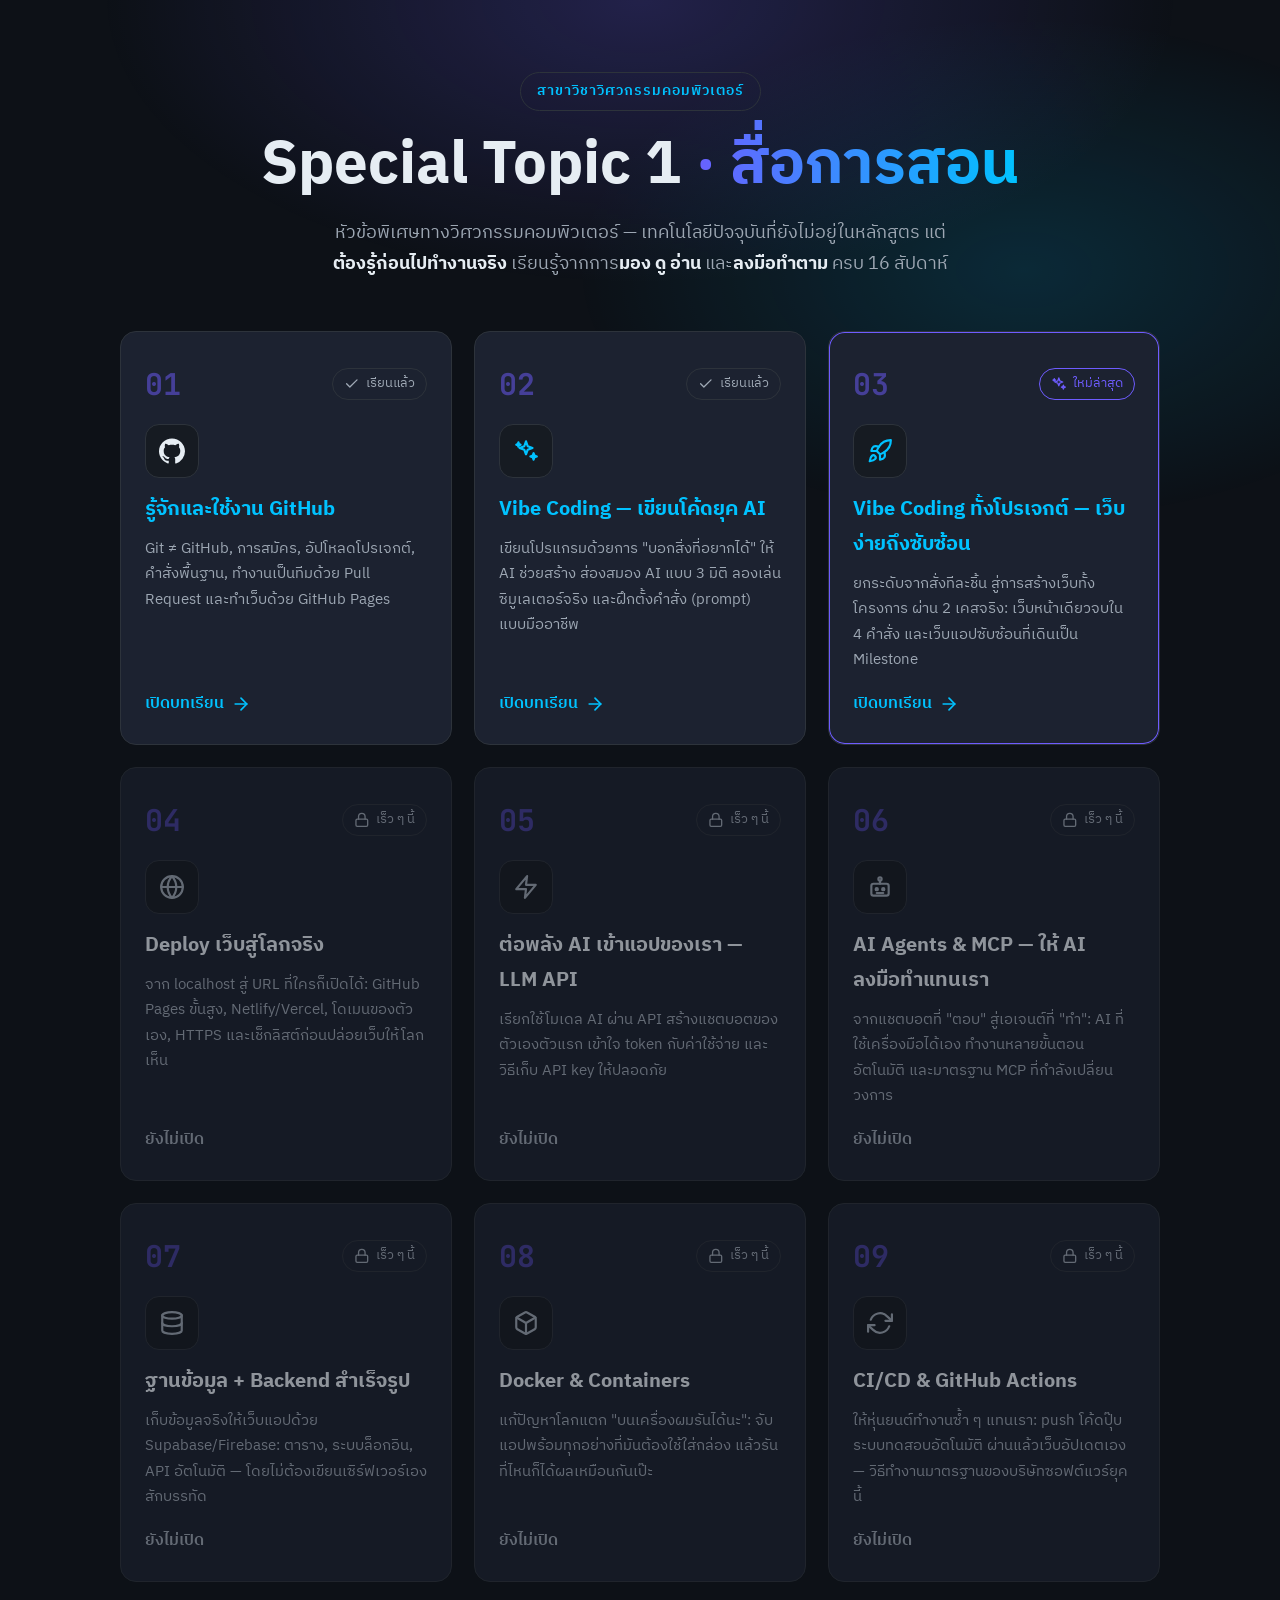
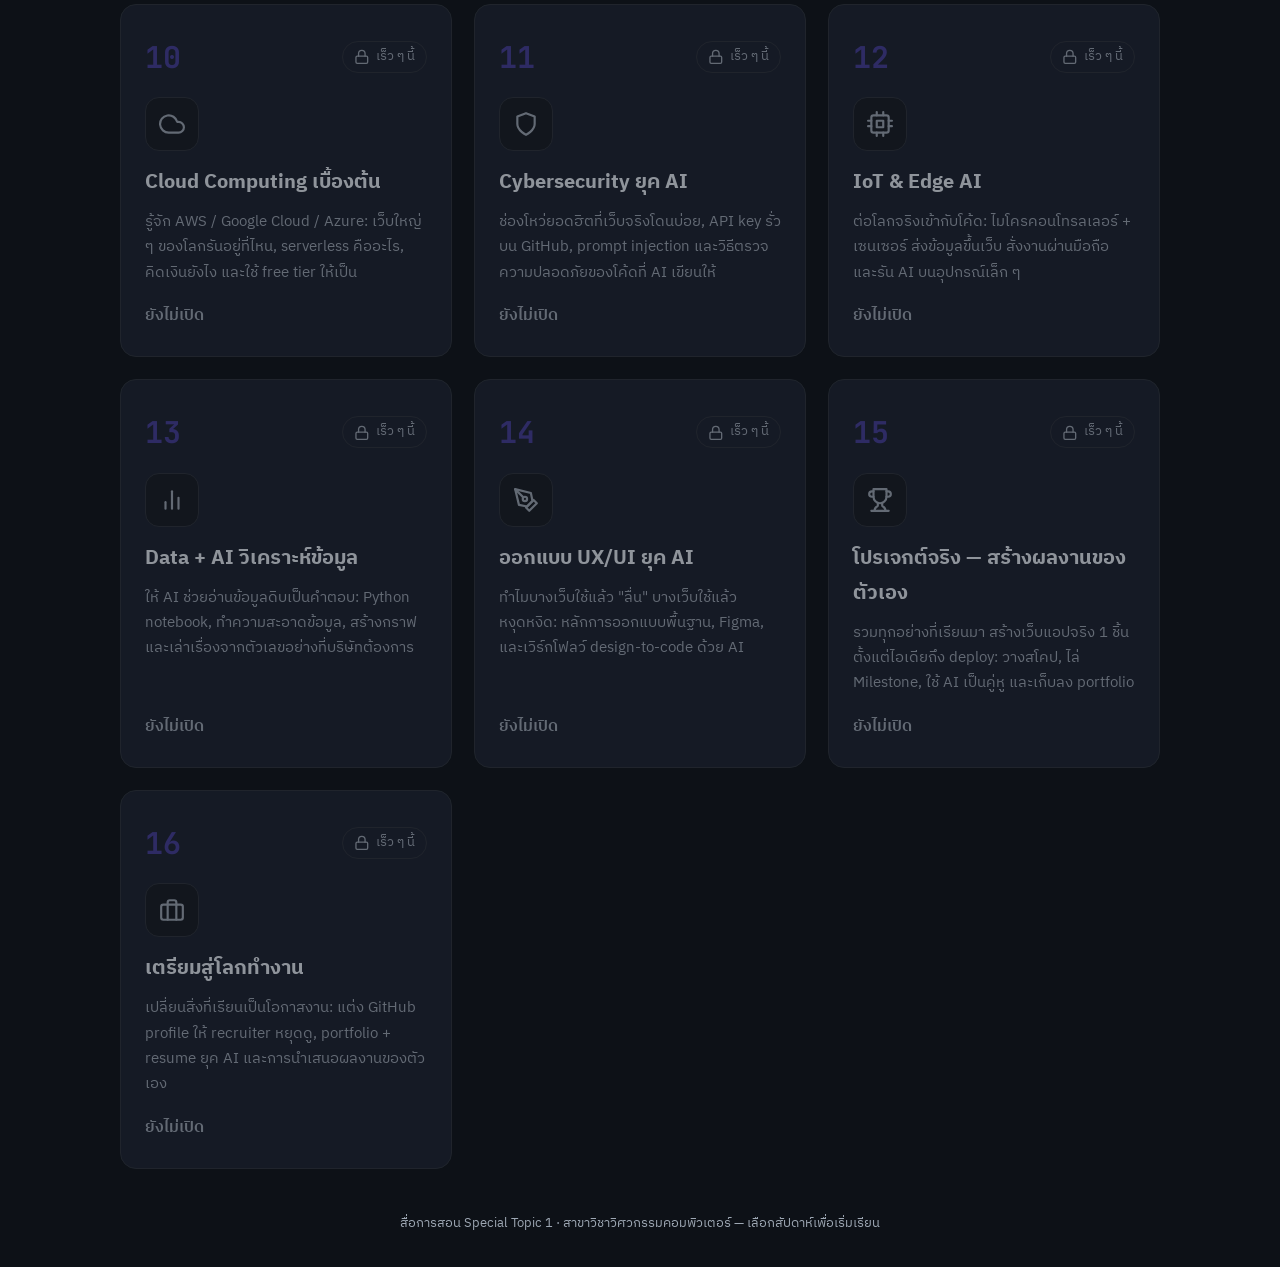
<file: index.html>
<!DOCTYPE html>
<html lang="th">
<head>
  <meta charset="UTF-8" />
  <meta name="viewport" content="width=device-width, initial-scale=1.0" />
  <title>Special Topic 1 · สื่อการสอน — วิศวกรรมคอมพิวเตอร์</title>
  <meta name="description" content="หน้ารวมสื่อการสอนรายวิชา Special Topic 1 — เทคโนโลยีปัจจุบันที่วิศวกรคอมพิวเตอร์ต้องรู้ ครบ 16 สัปดาห์" />
  <link rel="preconnect" href="https://fonts.googleapis.com" />
  <link rel="preconnect" href="https://fonts.gstatic.com" crossorigin />
  <link href="https://fonts.googleapis.com/css2?family=IBM+Plex+Sans+Thai:wght@400;500;600;700&family=JetBrains+Mono:wght@400;500&display=swap" rel="stylesheet" />
  <link rel="stylesheet" href="style.css?v=5" />
</head>
<body class="hub-body">

  <svg width="0" height="0" style="position:absolute" aria-hidden="true">
    <defs>
      <symbol id="i-github" viewBox="0 0 24 24"><path fill="currentColor" stroke="none" d="M12 .5C5.37.5 0 5.78 0 12.29c0 5.21 3.44 9.63 8.21 11.19.6.11.82-.26.82-.57 0-.28-.01-1.02-.02-2-3.34.71-4.04-1.58-4.04-1.58-.55-1.36-1.34-1.73-1.34-1.73-1.09-.73.08-.72.08-.72 1.2.09 1.84 1.22 1.84 1.22 1.07 1.8 2.81 1.28 3.5.98.11-.76.42-1.28.76-1.58-2.67-.3-5.47-1.31-5.47-5.83 0-1.29.46-2.34 1.24-3.16-.12-.3-.54-1.5.12-3.12 0 0 1-.32 3.3 1.21.96-.26 1.98-.39 3-.4 1.02.01 2.04.14 3 .4 2.29-1.53 3.29-1.21 3.29-1.21.66 1.62.24 2.82.12 3.12.77.82 1.23 1.87 1.23 3.16 0 4.53-2.81 5.53-5.49 5.82.43.37.81 1.1.81 2.22 0 1.6-.01 2.89-.01 3.29 0 .31.22.69.83.57A12.02 12.02 0 0 0 24 12.29C24 5.78 18.63.5 12 .5z"/></symbol>
      <symbol id="i-sparkles" viewBox="0 0 24 24"><path d="M12 3l1.6 4.6L18 9.2l-4.4 1.6L12 15l-1.6-4.2L6 9.2l4.4-1.6z"/><path d="M19 14l.8 2.2L22 17l-2.2.8L19 20l-.8-2.2L16 17l2.2-.8z"/><path d="M5 4l.6 1.6L7 6.2l-1.4.6L5 8l-.6-1.2L3 6.2l1.4-.6z"/></symbol>
      <symbol id="i-arrow" viewBox="0 0 24 24"><line x1="5" y1="12" x2="19" y2="12"/><polyline points="12 5 19 12 12 19"/></symbol>
      <symbol id="i-lock" viewBox="0 0 24 24"><rect x="3" y="11" width="18" height="11" rx="2"/><path d="M7 11V7a5 5 0 0 1 10 0v4"/></symbol>
      <symbol id="i-rocket" viewBox="0 0 24 24"><path d="M4.5 16.5c-1.5 1.26-2 5-2 5s3.74-.5 5-2c.71-.84.7-2.13-.09-2.91a2.18 2.18 0 0 0-2.91-.09z"/><path d="m12 15-3-3a22 22 0 0 1 2-3.95A12.88 12.88 0 0 1 22 2c0 2.72-.78 7.5-6 11a22.35 22.35 0 0 1-4 2z"/><path d="M9 12H4s.55-3.03 2-4c1.62-1.08 5 0 5 0"/><path d="M12 15v5s3.03-.55 4-2c1.08-1.62 0-5 0-5"/></symbol>
      <symbol id="i-check" viewBox="0 0 24 24"><polyline points="20 6 9 17 4 12"/></symbol>
      <symbol id="i-globe" viewBox="0 0 24 24"><circle cx="12" cy="12" r="10"/><line x1="2" y1="12" x2="22" y2="12"/><path d="M12 2a15.3 15.3 0 0 1 4 10 15.3 15.3 0 0 1-4 10 15.3 15.3 0 0 1-4-10 15.3 15.3 0 0 1 4-10z"/></symbol>
      <symbol id="i-zap" viewBox="0 0 24 24"><polygon points="13 2 3 14 12 14 11 22 21 10 12 10 13 2"/></symbol>
      <symbol id="i-bot" viewBox="0 0 24 24"><rect x="4" y="9" width="16" height="11" rx="2"/><circle cx="9" cy="14" r="1"/><circle cx="15" cy="14" r="1"/><path d="M12 9V6"/><circle cx="12" cy="4.5" r="1.5"/><path d="M9 17.5h6"/></symbol>
      <symbol id="i-db" viewBox="0 0 24 24"><ellipse cx="12" cy="5" rx="9" ry="3"/><path d="M21 12c0 1.66-4 3-9 3s-9-1.34-9-3"/><path d="M3 5v14c0 1.66 4 3 9 3s9-1.34 9-3V5"/></symbol>
      <symbol id="i-boxes" viewBox="0 0 24 24"><path d="M21 16V8a2 2 0 0 0-1-1.73l-7-4a2 2 0 0 0-2 0l-7 4A2 2 0 0 0 3 8v8a2 2 0 0 0 1 1.73l7 4a2 2 0 0 0 2 0l7-4A2 2 0 0 0 21 16z"/><polyline points="3.27 6.96 12 12.01 20.73 6.96"/><line x1="12" y1="22.08" x2="12" y2="12"/></symbol>
      <symbol id="i-loop" viewBox="0 0 24 24"><polyline points="23 4 23 10 17 10"/><polyline points="1 20 1 14 7 14"/><path d="M3.51 9a9 9 0 0 1 14.85-3.36L23 10"/><path d="M1 14l4.64 4.36A9 9 0 0 0 20.49 15"/></symbol>
      <symbol id="i-cloud" viewBox="0 0 24 24"><path d="M18 10h-1.26A8 8 0 1 0 9 20h9a5 5 0 0 0 0-10z"/></symbol>
      <symbol id="i-shield" viewBox="0 0 24 24"><path d="M12 22s8-4 8-10V5l-8-3-8 3v7c0 6 8 10 8 10z"/></symbol>
      <symbol id="i-chip" viewBox="0 0 24 24"><rect x="4" y="4" width="16" height="16" rx="2"/><rect x="9" y="9" width="6" height="6"/><line x1="9" y1="1" x2="9" y2="4"/><line x1="15" y1="1" x2="15" y2="4"/><line x1="9" y1="20" x2="9" y2="23"/><line x1="15" y1="20" x2="15" y2="23"/><line x1="20" y1="9" x2="23" y2="9"/><line x1="20" y1="14" x2="23" y2="14"/><line x1="1" y1="9" x2="4" y2="9"/><line x1="1" y1="14" x2="4" y2="14"/></symbol>
      <symbol id="i-chart" viewBox="0 0 24 24"><line x1="18" y1="20" x2="18" y2="10"/><line x1="12" y1="20" x2="12" y2="4"/><line x1="6" y1="20" x2="6" y2="14"/></symbol>
      <symbol id="i-pen" viewBox="0 0 24 24"><path d="M12 19l7-7 3 3-7 7-3-3z"/><path d="M18 13l-1.5-7.5L2 2l3.5 14.5L13 18l5-5z"/><path d="M2 2l7.586 7.586"/><circle cx="11" cy="11" r="2"/></symbol>
      <symbol id="i-trophy" viewBox="0 0 24 24"><path d="M6 9H4.5a2.5 2.5 0 0 1 0-5H6"/><path d="M18 9h1.5a2.5 2.5 0 0 0 0-5H18"/><path d="M4 22h16"/><path d="M10 14.66V17c0 .55-.47.98-.97 1.21C7.85 18.75 7 20.24 7 22"/><path d="M14 14.66V17c0 .55.47.98.97 1.21C16.15 18.75 17 20.24 17 22"/><path d="M18 2H6v7a6 6 0 0 0 12 0V2z"/></symbol>
      <symbol id="i-briefcase" viewBox="0 0 24 24"><rect x="2" y="7" width="20" height="14" rx="2"/><path d="M16 21V5a2 2 0 0 0-2-2h-4a2 2 0 0 0-2 2v16"/></symbol>
    </defs>
  </svg>

  <div class="hub-glow" aria-hidden="true"></div>

  <header class="hub-header">
    <div class="hub-kicker">สาขาวิชาวิศวกรรมคอมพิวเตอร์</div>
    <h1>Special&nbsp;Topic&nbsp;1<span class="grad"> · สื่อการสอน</span></h1>
    <p class="hub-lead">หัวข้อพิเศษทางวิศวกรรมคอมพิวเตอร์ — เทคโนโลยีปัจจุบันที่ยังไม่อยู่ในหลักสูตร แต่<b>ต้องรู้ก่อนไปทำงานจริง</b> เรียนรู้จากการ<b>มอง</b> <b>ดู</b> <b>อ่าน</b> และ<b>ลงมือทำตาม</b> ครบ 16 สัปดาห์</p>
  </header>

  <main class="hub-grid">

    <a class="week-card done" href="week01.html">
      <div class="week-top">
        <span class="week-num">01</span>
        <span class="week-status"><svg class="icon"><use href="#i-check"></use></svg> เรียนแล้ว</span>
      </div>
      <span class="week-ico ico-github"><svg class="icon"><use href="#i-github"></use></svg></span>
      <h2>รู้จักและใช้งาน GitHub</h2>
      <p>Git ≠ GitHub, การสมัคร, อัปโหลดโปรเจกต์, คำสั่งพื้นฐาน, ทำงานเป็นทีมด้วย Pull Request และทำเว็บด้วย GitHub Pages</p>
      <span class="week-go">เปิดบทเรียน <svg class="icon"><use href="#i-arrow"></use></svg></span>
    </a>

    <a class="week-card done" href="week02.html">
      <div class="week-top">
        <span class="week-num">02</span>
        <span class="week-status"><svg class="icon"><use href="#i-check"></use></svg> เรียนแล้ว</span>
      </div>
      <span class="week-ico ico-vibe"><svg class="icon"><use href="#i-sparkles"></use></svg></span>
      <h2>Vibe Coding — เขียนโค้ดยุค AI</h2>
      <p>เขียนโปรแกรมด้วยการ "บอกสิ่งที่อยากได้" ให้ AI ช่วยสร้าง ส่องสมอง AI แบบ 3 มิติ ลองเล่นซิมูเลเตอร์จริง และฝึกตั้งคำสั่ง (prompt) แบบมืออาชีพ</p>
      <span class="week-go">เปิดบทเรียน <svg class="icon"><use href="#i-arrow"></use></svg></span>
    </a>

    <a class="week-card new" href="week03.html">
      <div class="week-top">
        <span class="week-num">03</span>
        <span class="week-status status-new"><svg class="icon"><use href="#i-sparkles"></use></svg> ใหม่ล่าสุด</span>
      </div>
      <span class="week-ico ico-vibe"><svg class="icon"><use href="#i-rocket"></use></svg></span>
      <h2>Vibe Coding ทั้งโปรเจกต์ — เว็บง่ายถึงซับซ้อน</h2>
      <p>ยกระดับจากสั่งทีละชิ้น สู่การสร้างเว็บทั้งโครงการ ผ่าน 2 เคสจริง: เว็บหน้าเดียวจบใน 4 คำสั่ง และเว็บแอปซับซ้อนที่เดินเป็น Milestone</p>
      <span class="week-go">เปิดบทเรียน <svg class="icon"><use href="#i-arrow"></use></svg></span>
    </a>

    <div class="week-card soon" aria-disabled="true">
      <div class="week-top">
        <span class="week-num">04</span>
        <span class="week-status"><svg class="icon"><use href="#i-lock"></use></svg> เร็ว ๆ นี้</span>
      </div>
      <span class="week-ico ico-soon"><svg class="icon"><use href="#i-globe"></use></svg></span>
      <h2>Deploy เว็บสู่โลกจริง</h2>
      <p>จาก localhost สู่ URL ที่ใครก็เปิดได้: GitHub Pages ขั้นสูง, Netlify/Vercel, โดเมนของตัวเอง, HTTPS และเช็กลิสต์ก่อนปล่อยเว็บให้โลกเห็น</p>
      <span class="week-go dim">ยังไม่เปิด</span>
    </div>

    <div class="week-card soon" aria-disabled="true">
      <div class="week-top">
        <span class="week-num">05</span>
        <span class="week-status"><svg class="icon"><use href="#i-lock"></use></svg> เร็ว ๆ นี้</span>
      </div>
      <span class="week-ico ico-soon"><svg class="icon"><use href="#i-zap"></use></svg></span>
      <h2>ต่อพลัง AI เข้าแอปของเรา — LLM API</h2>
      <p>เรียกใช้โมเดล AI ผ่าน API สร้างแชตบอตของตัวเองตัวแรก เข้าใจ token กับค่าใช้จ่าย และวิธีเก็บ API key ให้ปลอดภัย</p>
      <span class="week-go dim">ยังไม่เปิด</span>
    </div>

    <div class="week-card soon" aria-disabled="true">
      <div class="week-top">
        <span class="week-num">06</span>
        <span class="week-status"><svg class="icon"><use href="#i-lock"></use></svg> เร็ว ๆ นี้</span>
      </div>
      <span class="week-ico ico-soon"><svg class="icon"><use href="#i-bot"></use></svg></span>
      <h2>AI Agents &amp; MCP — ให้ AI ลงมือทำแทนเรา</h2>
      <p>จากแชตบอตที่ "ตอบ" สู่เอเจนต์ที่ "ทำ": AI ที่ใช้เครื่องมือได้เอง ทำงานหลายขั้นตอนอัตโนมัติ และมาตรฐาน MCP ที่กำลังเปลี่ยนวงการ</p>
      <span class="week-go dim">ยังไม่เปิด</span>
    </div>

    <div class="week-card soon" aria-disabled="true">
      <div class="week-top">
        <span class="week-num">07</span>
        <span class="week-status"><svg class="icon"><use href="#i-lock"></use></svg> เร็ว ๆ นี้</span>
      </div>
      <span class="week-ico ico-soon"><svg class="icon"><use href="#i-db"></use></svg></span>
      <h2>ฐานข้อมูล + Backend สำเร็จรูป</h2>
      <p>เก็บข้อมูลจริงให้เว็บแอปด้วย Supabase/Firebase: ตาราง, ระบบล็อกอิน, API อัตโนมัติ — โดยไม่ต้องเขียนเซิร์ฟเวอร์เองสักบรรทัด</p>
      <span class="week-go dim">ยังไม่เปิด</span>
    </div>

    <div class="week-card soon" aria-disabled="true">
      <div class="week-top">
        <span class="week-num">08</span>
        <span class="week-status"><svg class="icon"><use href="#i-lock"></use></svg> เร็ว ๆ นี้</span>
      </div>
      <span class="week-ico ico-soon"><svg class="icon"><use href="#i-boxes"></use></svg></span>
      <h2>Docker &amp; Containers</h2>
      <p>แก้ปัญหาโลกแตก "บนเครื่องผมรันได้นะ": จับแอปพร้อมทุกอย่างที่มันต้องใช้ใส่กล่อง แล้วรันที่ไหนก็ได้ผลเหมือนกันเป๊ะ</p>
      <span class="week-go dim">ยังไม่เปิด</span>
    </div>

    <div class="week-card soon" aria-disabled="true">
      <div class="week-top">
        <span class="week-num">09</span>
        <span class="week-status"><svg class="icon"><use href="#i-lock"></use></svg> เร็ว ๆ นี้</span>
      </div>
      <span class="week-ico ico-soon"><svg class="icon"><use href="#i-loop"></use></svg></span>
      <h2>CI/CD &amp; GitHub Actions</h2>
      <p>ให้หุ่นยนต์ทำงานซ้ำ ๆ แทนเรา: push โค้ดปุ๊บ ระบบทดสอบอัตโนมัติ ผ่านแล้วเว็บอัปเดตเอง — วิธีทำงานมาตรฐานของบริษัทซอฟต์แวร์ยุคนี้</p>
      <span class="week-go dim">ยังไม่เปิด</span>
    </div>

    <div class="week-card soon" aria-disabled="true">
      <div class="week-top">
        <span class="week-num">10</span>
        <span class="week-status"><svg class="icon"><use href="#i-lock"></use></svg> เร็ว ๆ นี้</span>
      </div>
      <span class="week-ico ico-soon"><svg class="icon"><use href="#i-cloud"></use></svg></span>
      <h2>Cloud Computing เบื้องต้น</h2>
      <p>รู้จัก AWS / Google Cloud / Azure: เว็บใหญ่ ๆ ของโลกรันอยู่ที่ไหน, serverless คืออะไร, คิดเงินยังไง และใช้ free tier ให้เป็น</p>
      <span class="week-go dim">ยังไม่เปิด</span>
    </div>

    <div class="week-card soon" aria-disabled="true">
      <div class="week-top">
        <span class="week-num">11</span>
        <span class="week-status"><svg class="icon"><use href="#i-lock"></use></svg> เร็ว ๆ นี้</span>
      </div>
      <span class="week-ico ico-soon"><svg class="icon"><use href="#i-shield"></use></svg></span>
      <h2>Cybersecurity ยุค AI</h2>
      <p>ช่องโหว่ยอดฮิตที่เว็บจริงโดนบ่อย, API key รั่วบน GitHub, prompt injection และวิธีตรวจความปลอดภัยของโค้ดที่ AI เขียนให้</p>
      <span class="week-go dim">ยังไม่เปิด</span>
    </div>

    <div class="week-card soon" aria-disabled="true">
      <div class="week-top">
        <span class="week-num">12</span>
        <span class="week-status"><svg class="icon"><use href="#i-lock"></use></svg> เร็ว ๆ นี้</span>
      </div>
      <span class="week-ico ico-soon"><svg class="icon"><use href="#i-chip"></use></svg></span>
      <h2>IoT &amp; Edge AI</h2>
      <p>ต่อโลกจริงเข้ากับโค้ด: ไมโครคอนโทรลเลอร์ + เซนเซอร์ ส่งข้อมูลขึ้นเว็บ สั่งงานผ่านมือถือ และรัน AI บนอุปกรณ์เล็ก ๆ</p>
      <span class="week-go dim">ยังไม่เปิด</span>
    </div>

    <div class="week-card soon" aria-disabled="true">
      <div class="week-top">
        <span class="week-num">13</span>
        <span class="week-status"><svg class="icon"><use href="#i-lock"></use></svg> เร็ว ๆ นี้</span>
      </div>
      <span class="week-ico ico-soon"><svg class="icon"><use href="#i-chart"></use></svg></span>
      <h2>Data + AI วิเคราะห์ข้อมูล</h2>
      <p>ให้ AI ช่วยอ่านข้อมูลดิบเป็นคำตอบ: Python notebook, ทำความสะอาดข้อมูล, สร้างกราฟ และเล่าเรื่องจากตัวเลขอย่างที่บริษัทต้องการ</p>
      <span class="week-go dim">ยังไม่เปิด</span>
    </div>

    <div class="week-card soon" aria-disabled="true">
      <div class="week-top">
        <span class="week-num">14</span>
        <span class="week-status"><svg class="icon"><use href="#i-lock"></use></svg> เร็ว ๆ นี้</span>
      </div>
      <span class="week-ico ico-soon"><svg class="icon"><use href="#i-pen"></use></svg></span>
      <h2>ออกแบบ UX/UI ยุค AI</h2>
      <p>ทำไมบางเว็บใช้แล้ว "ลื่น" บางเว็บใช้แล้วหงุดหงิด: หลักการออกแบบพื้นฐาน, Figma, และเวิร์กโฟลว์ design-to-code ด้วย AI</p>
      <span class="week-go dim">ยังไม่เปิด</span>
    </div>

    <div class="week-card soon" aria-disabled="true">
      <div class="week-top">
        <span class="week-num">15</span>
        <span class="week-status"><svg class="icon"><use href="#i-lock"></use></svg> เร็ว ๆ นี้</span>
      </div>
      <span class="week-ico ico-soon"><svg class="icon"><use href="#i-trophy"></use></svg></span>
      <h2>โปรเจกต์จริง — สร้างผลงานของตัวเอง</h2>
      <p>รวมทุกอย่างที่เรียนมา สร้างเว็บแอปจริง 1 ชิ้นตั้งแต่ไอเดียถึง deploy: วางสโคป, ไล่ Milestone, ใช้ AI เป็นคู่หู และเก็บลง portfolio</p>
      <span class="week-go dim">ยังไม่เปิด</span>
    </div>

    <div class="week-card soon" aria-disabled="true">
      <div class="week-top">
        <span class="week-num">16</span>
        <span class="week-status"><svg class="icon"><use href="#i-lock"></use></svg> เร็ว ๆ นี้</span>
      </div>
      <span class="week-ico ico-soon"><svg class="icon"><use href="#i-briefcase"></use></svg></span>
      <h2>เตรียมสู่โลกทำงาน</h2>
      <p>เปลี่ยนสิ่งที่เรียนเป็นโอกาสงาน: แต่ง GitHub profile ให้ recruiter หยุดดู, portfolio + resume ยุค AI และการนำเสนอผลงานของตัวเอง</p>
      <span class="week-go dim">ยังไม่เปิด</span>
    </div>

  </main>

  <footer class="hub-foot">
    <small>สื่อการสอน Special Topic 1 · สาขาวิชาวิศวกรรมคอมพิวเตอร์ — เลือกสัปดาห์เพื่อเริ่มเรียน</small>
  </footer>

</body>
</html>
</file>
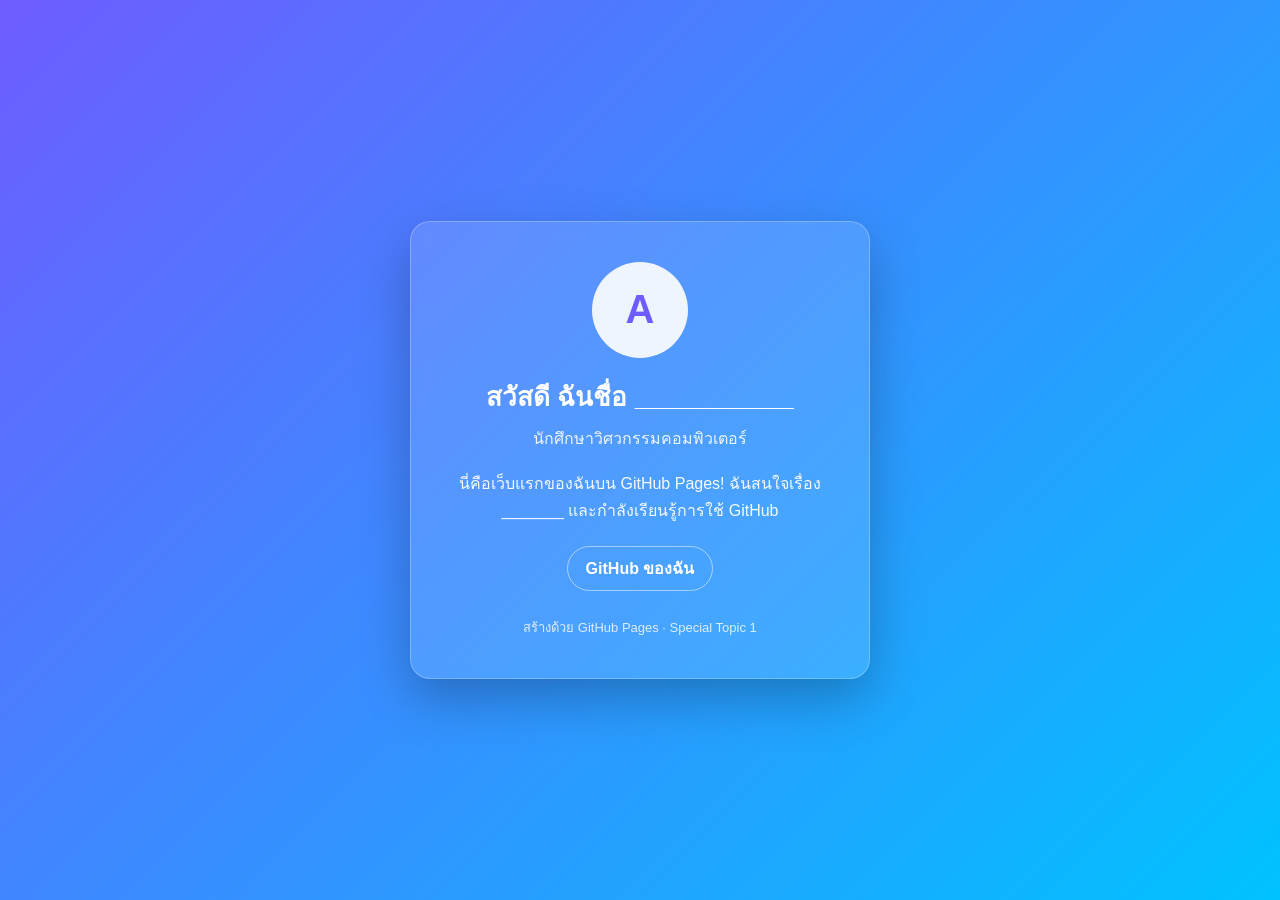
<file: starter/index.html>
<!DOCTYPE html>
<html lang="th">
<head>
  <meta charset="UTF-8" />
  <meta name="viewport" content="width=device-width, initial-scale=1.0" />
  <!-- ===== แก้ชื่อแท็บเบราว์เซอร์ตรงนี้ ===== -->
  <title>เว็บแรกของฉัน</title>
  <style>
    * { margin: 0; padding: 0; box-sizing: border-box; }
    body {
      font-family: "Segoe UI", "Tahoma", sans-serif;
      min-height: 100vh;
      display: grid;
      place-items: center;
      background: linear-gradient(135deg, #6e5cff, #00c2ff);
      color: #fff;
      padding: 24px;
    }
    .card {
      background: rgba(255, 255, 255, 0.12);
      backdrop-filter: blur(8px);
      border: 1px solid rgba(255, 255, 255, 0.25);
      border-radius: 20px;
      padding: 40px 36px;
      max-width: 460px;
      text-align: center;
      box-shadow: 0 20px 50px rgba(0, 0, 0, 0.25);
    }
    .avatar {
      width: 96px; height: 96px; border-radius: 50%;
      margin: 0 auto 18px;
      background: rgba(255, 255, 255, 0.9);
      display: grid; place-items: center;
      font-size: 40px; font-weight: 700; color: #6e5cff;
    }
    h1 { font-size: 26px; margin-bottom: 8px; }
    .role { opacity: 0.9; margin-bottom: 18px; }
    p { line-height: 1.7; opacity: 0.95; }
    .links { margin-top: 22px; display: flex; gap: 12px; justify-content: center; flex-wrap: wrap; }
    .links a {
      color: #fff; text-decoration: none; font-weight: 600;
      border: 1px solid rgba(255, 255, 255, 0.5);
      padding: 9px 18px; border-radius: 999px;
      transition: background 0.15s;
    }
    .links a:hover { background: rgba(255, 255, 255, 0.2); }
    footer { margin-top: 26px; font-size: 13px; opacity: 0.8; }
  </style>
</head>
<body>
  <div class="card">

    <!-- ===== แก้อักษรย่อในวงกลม (เช่นชื่อย่อของคุณ) ===== -->
    <div class="avatar">A</div>

    <!-- ===== แก้ชื่อของคุณตรงนี้ ===== -->
    <h1>สวัสดี ฉันชื่อ ___________</h1>

    <!-- ===== แก้สาขา/ชั้นปี ตรงนี้ ===== -->
    <p class="role">นักศึกษาวิศวกรรมคอมพิวเตอร์</p>

    <!-- ===== เขียนแนะนำตัวสั้น ๆ ตรงนี้ ===== -->
    <p>นี่คือเว็บแรกของฉันบน GitHub Pages! ฉันสนใจเรื่อง _______ และกำลังเรียนรู้การใช้ GitHub</p>

    <!-- ===== แก้ลิงก์ของคุณ (เปลี่ยน your-username เป็นชื่อผู้ใช้จริง) ===== -->
    <div class="links">
      <a href="https://github.com/your-username" target="_blank" rel="noopener">GitHub ของฉัน</a>
    </div>

    <footer>สร้างด้วย GitHub Pages · Special Topic 1</footer>
  </div>
</body>
</html>
</file>
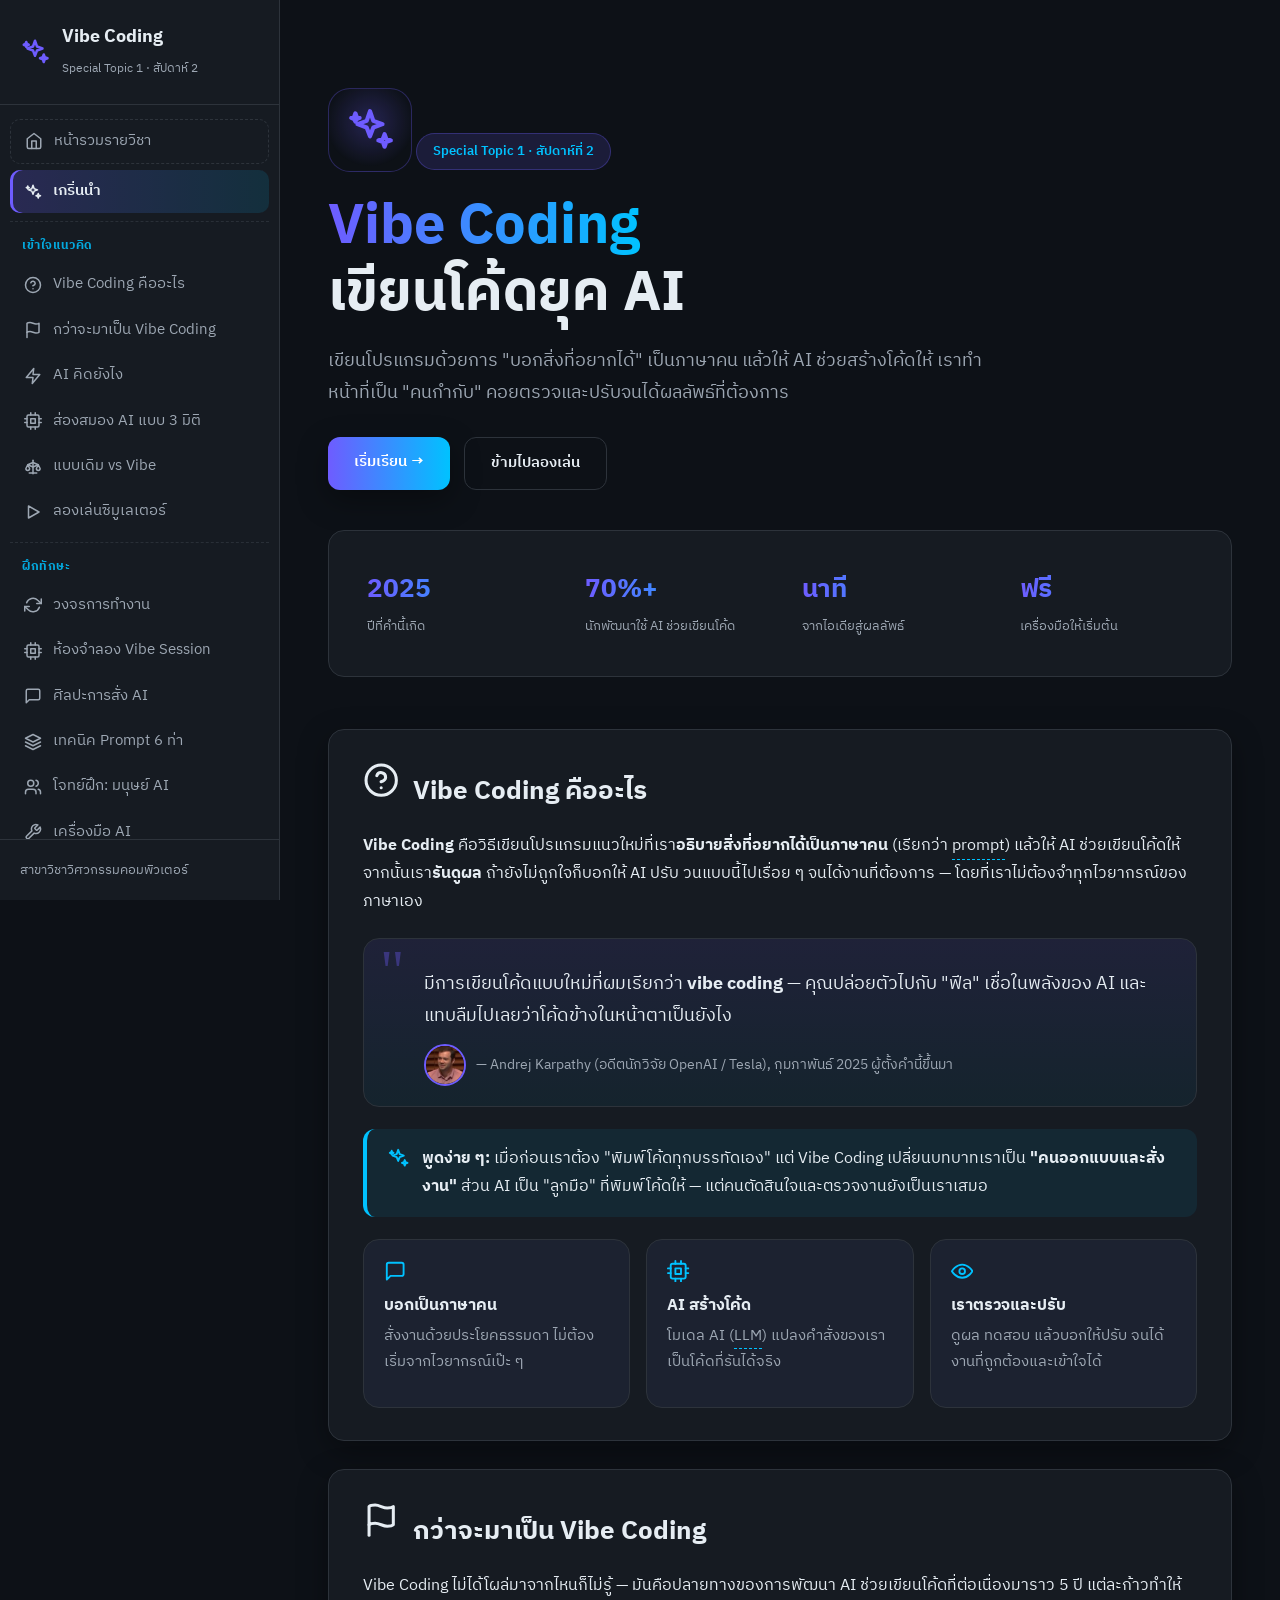
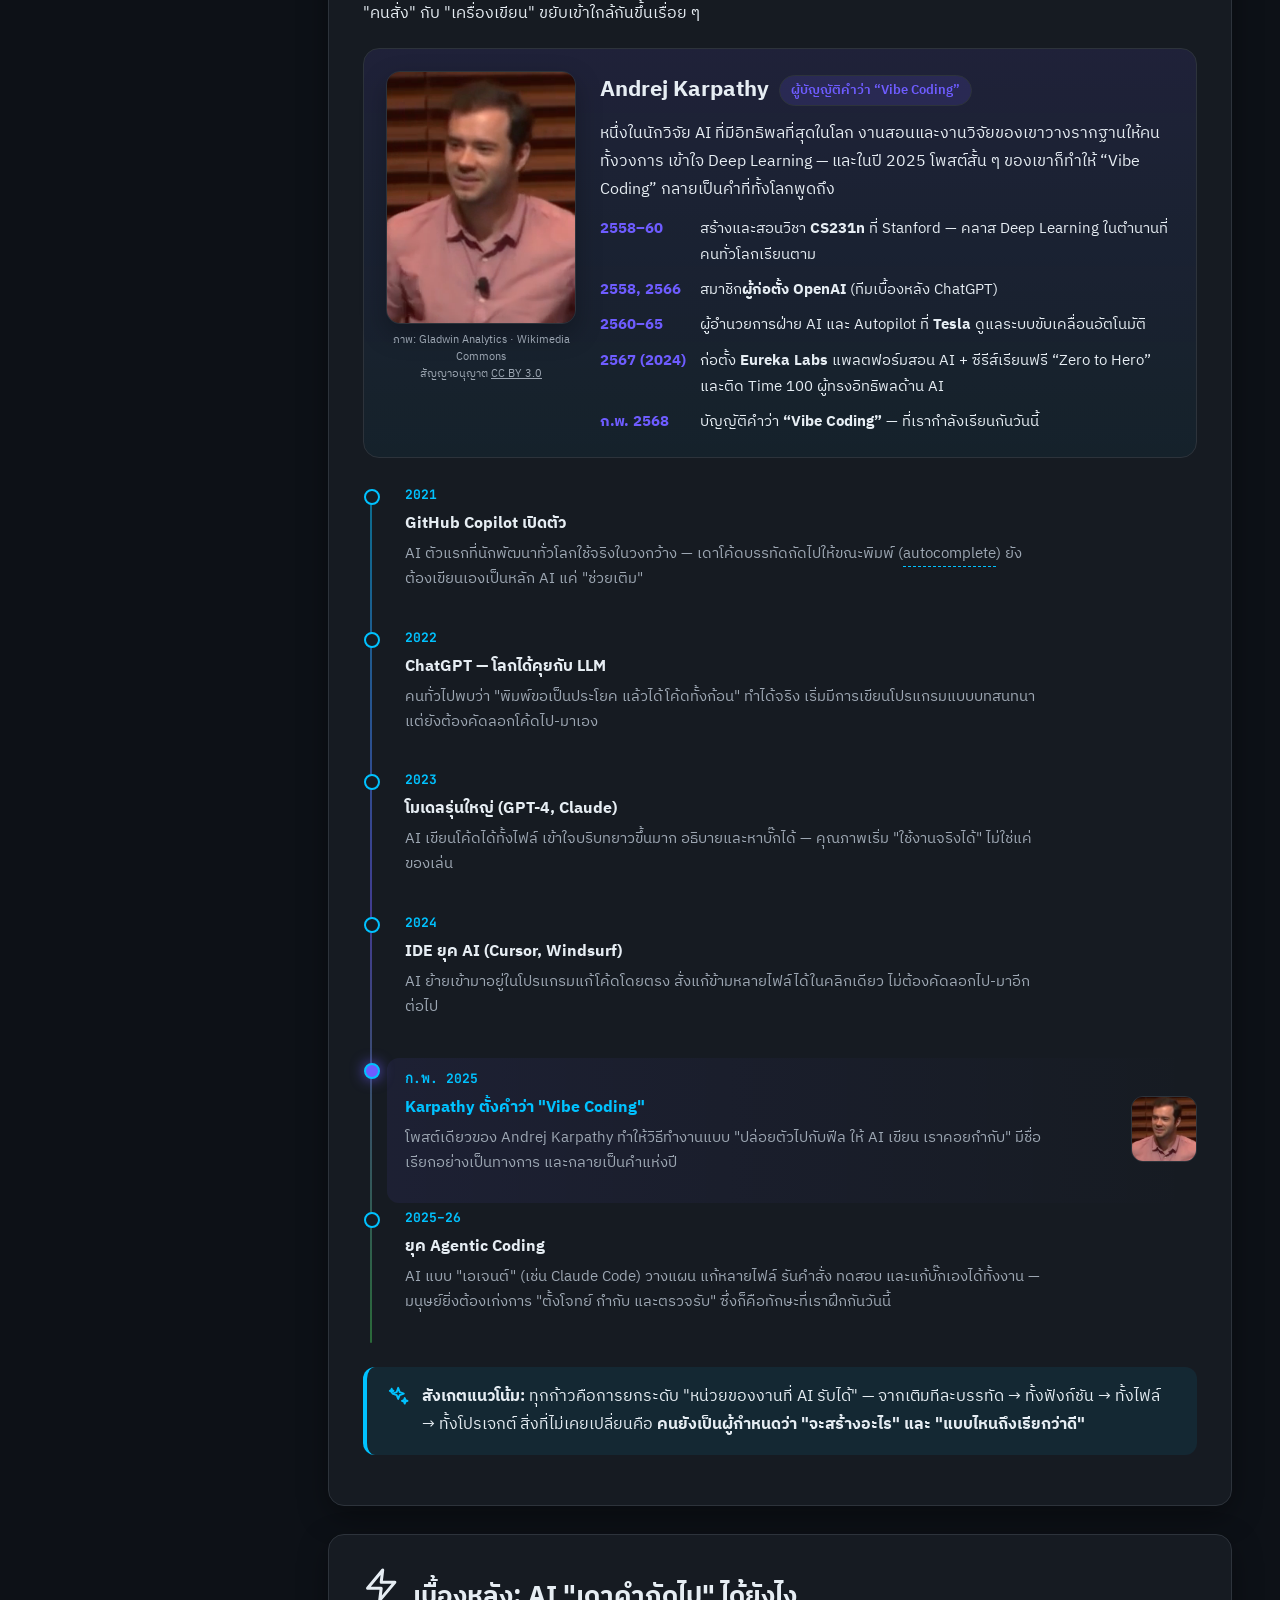
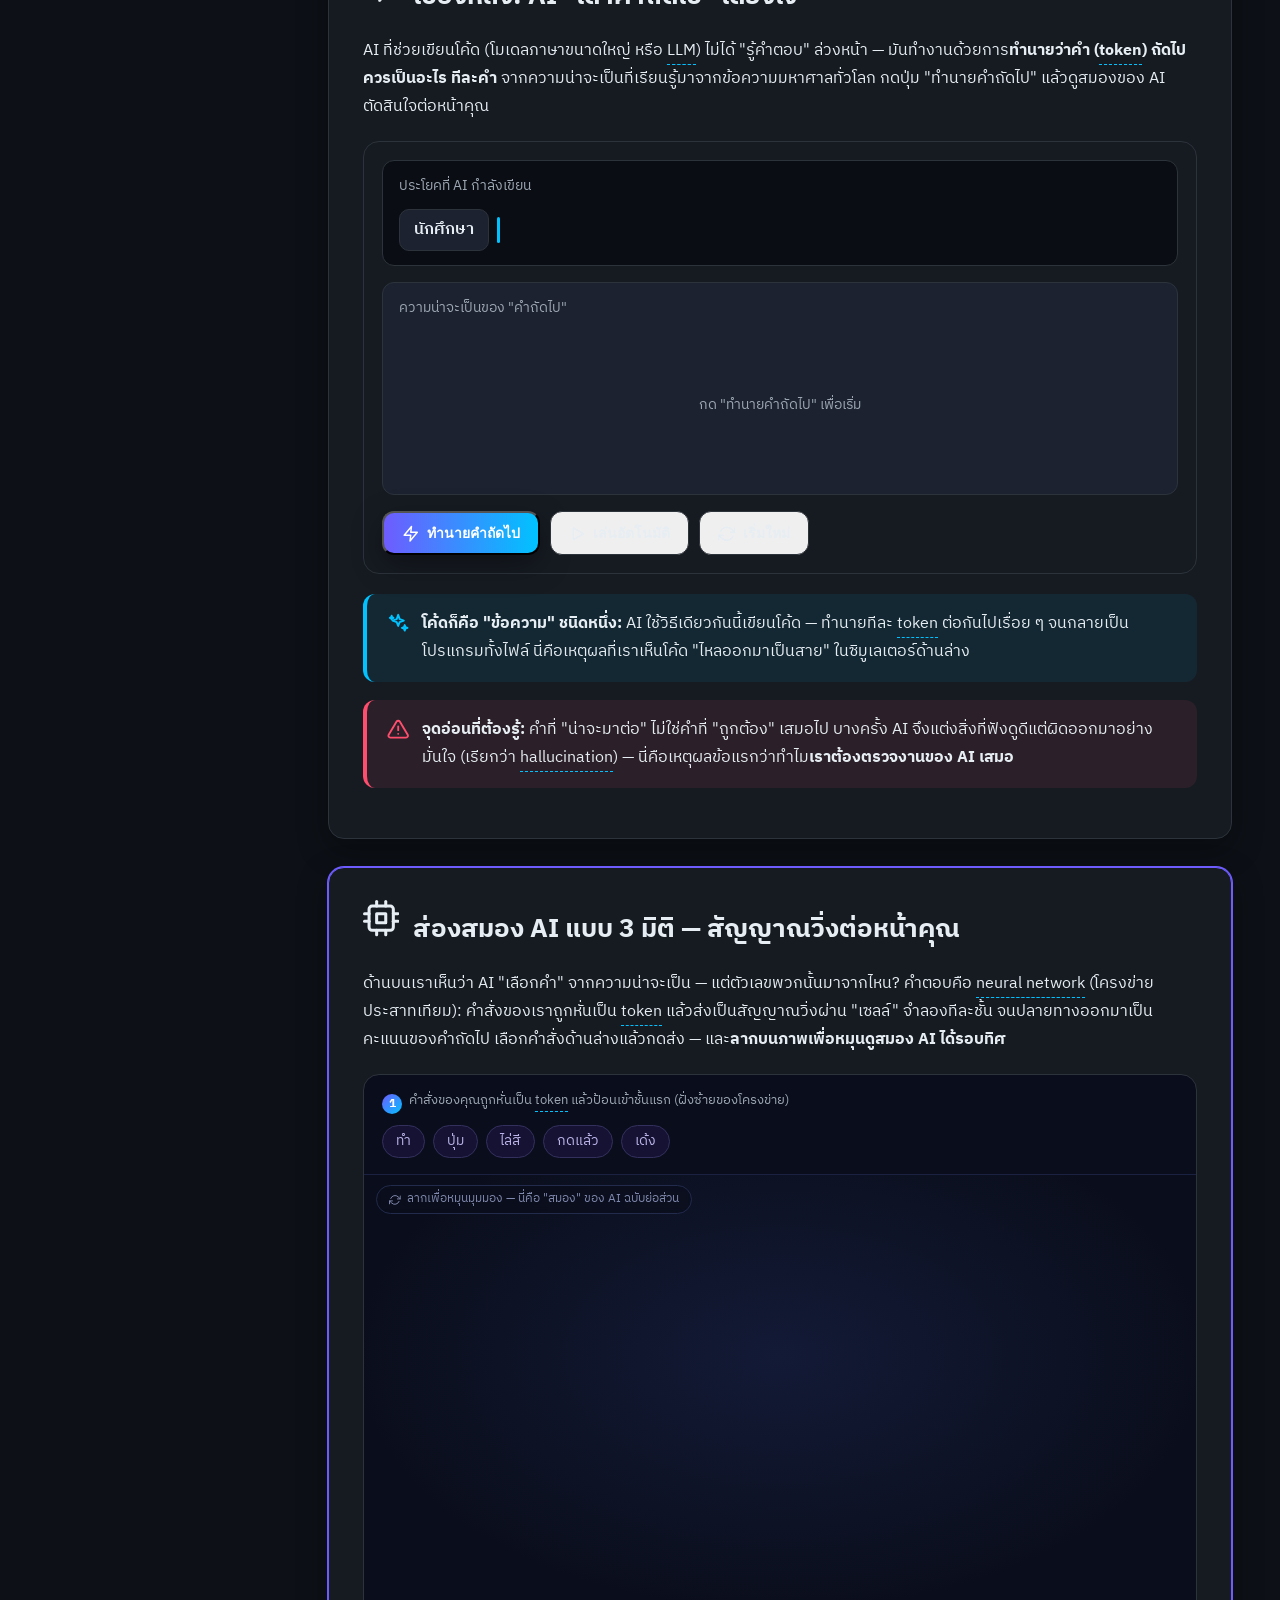
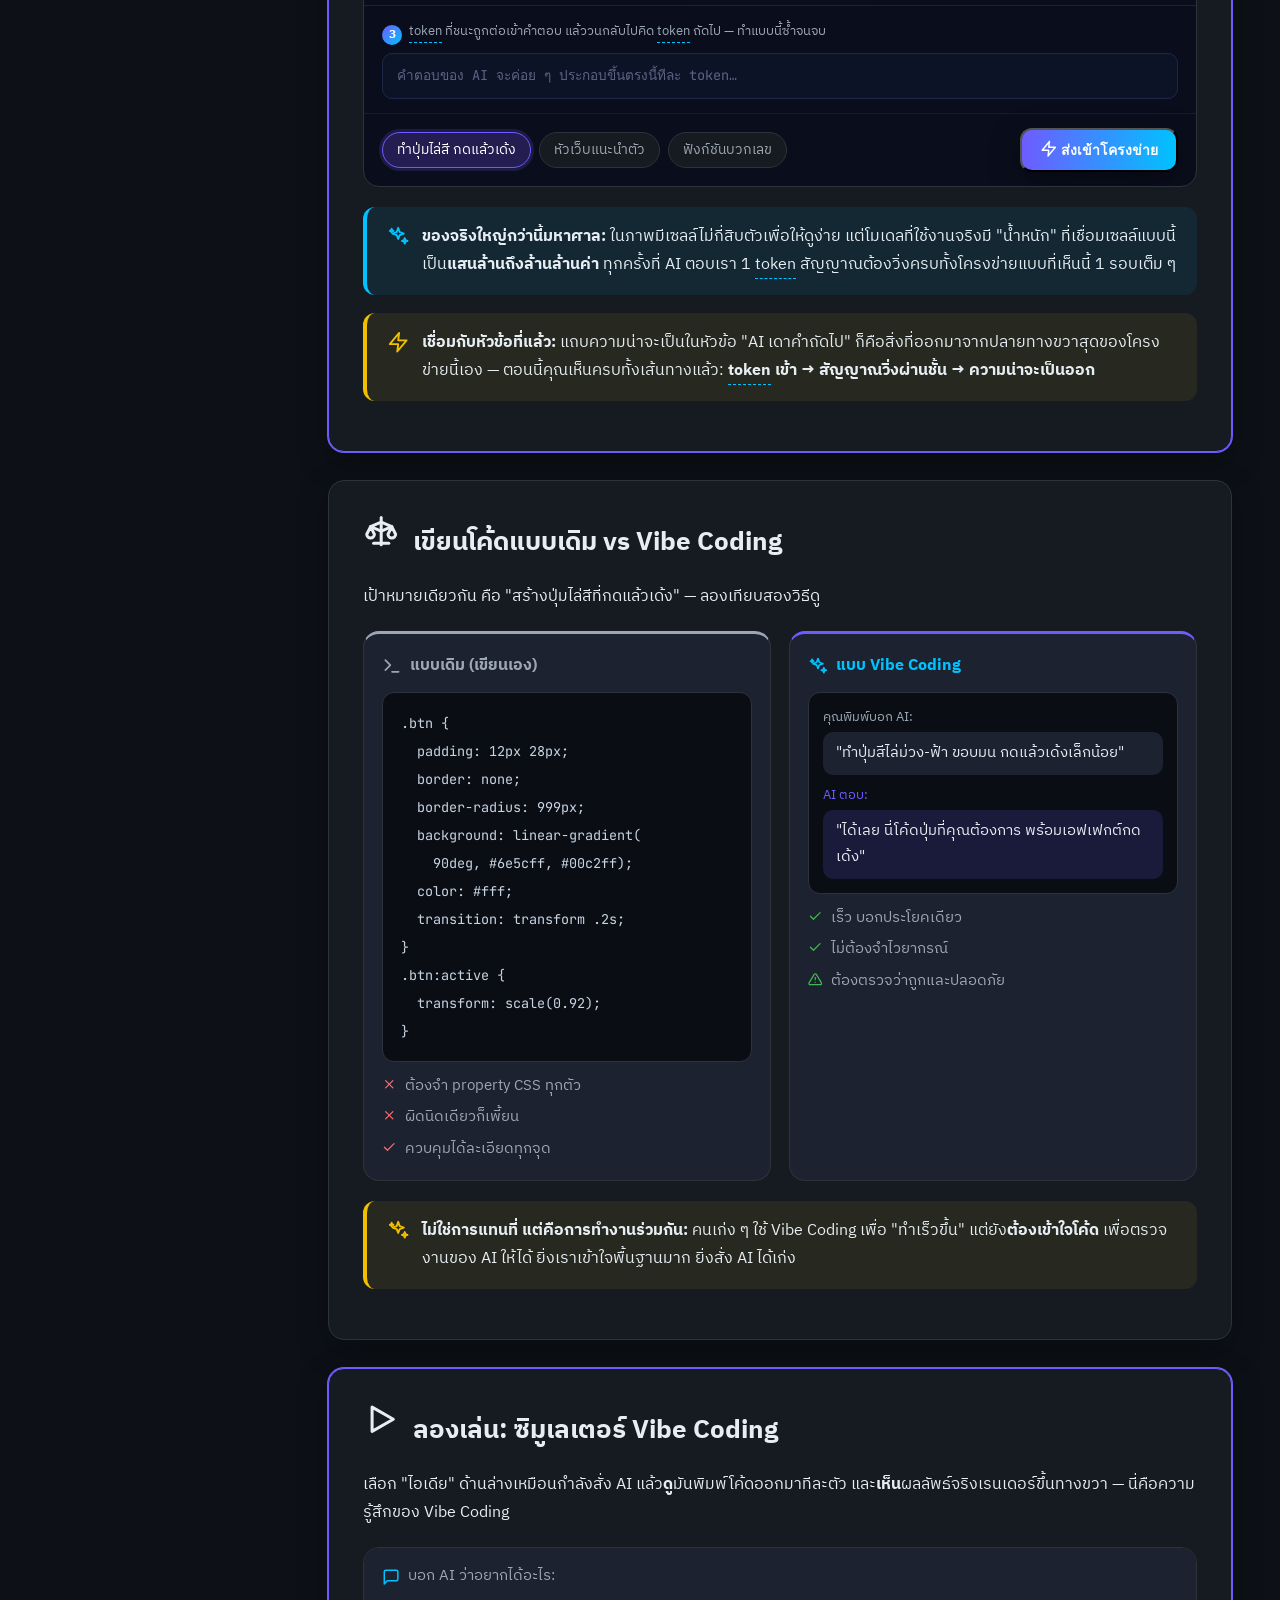
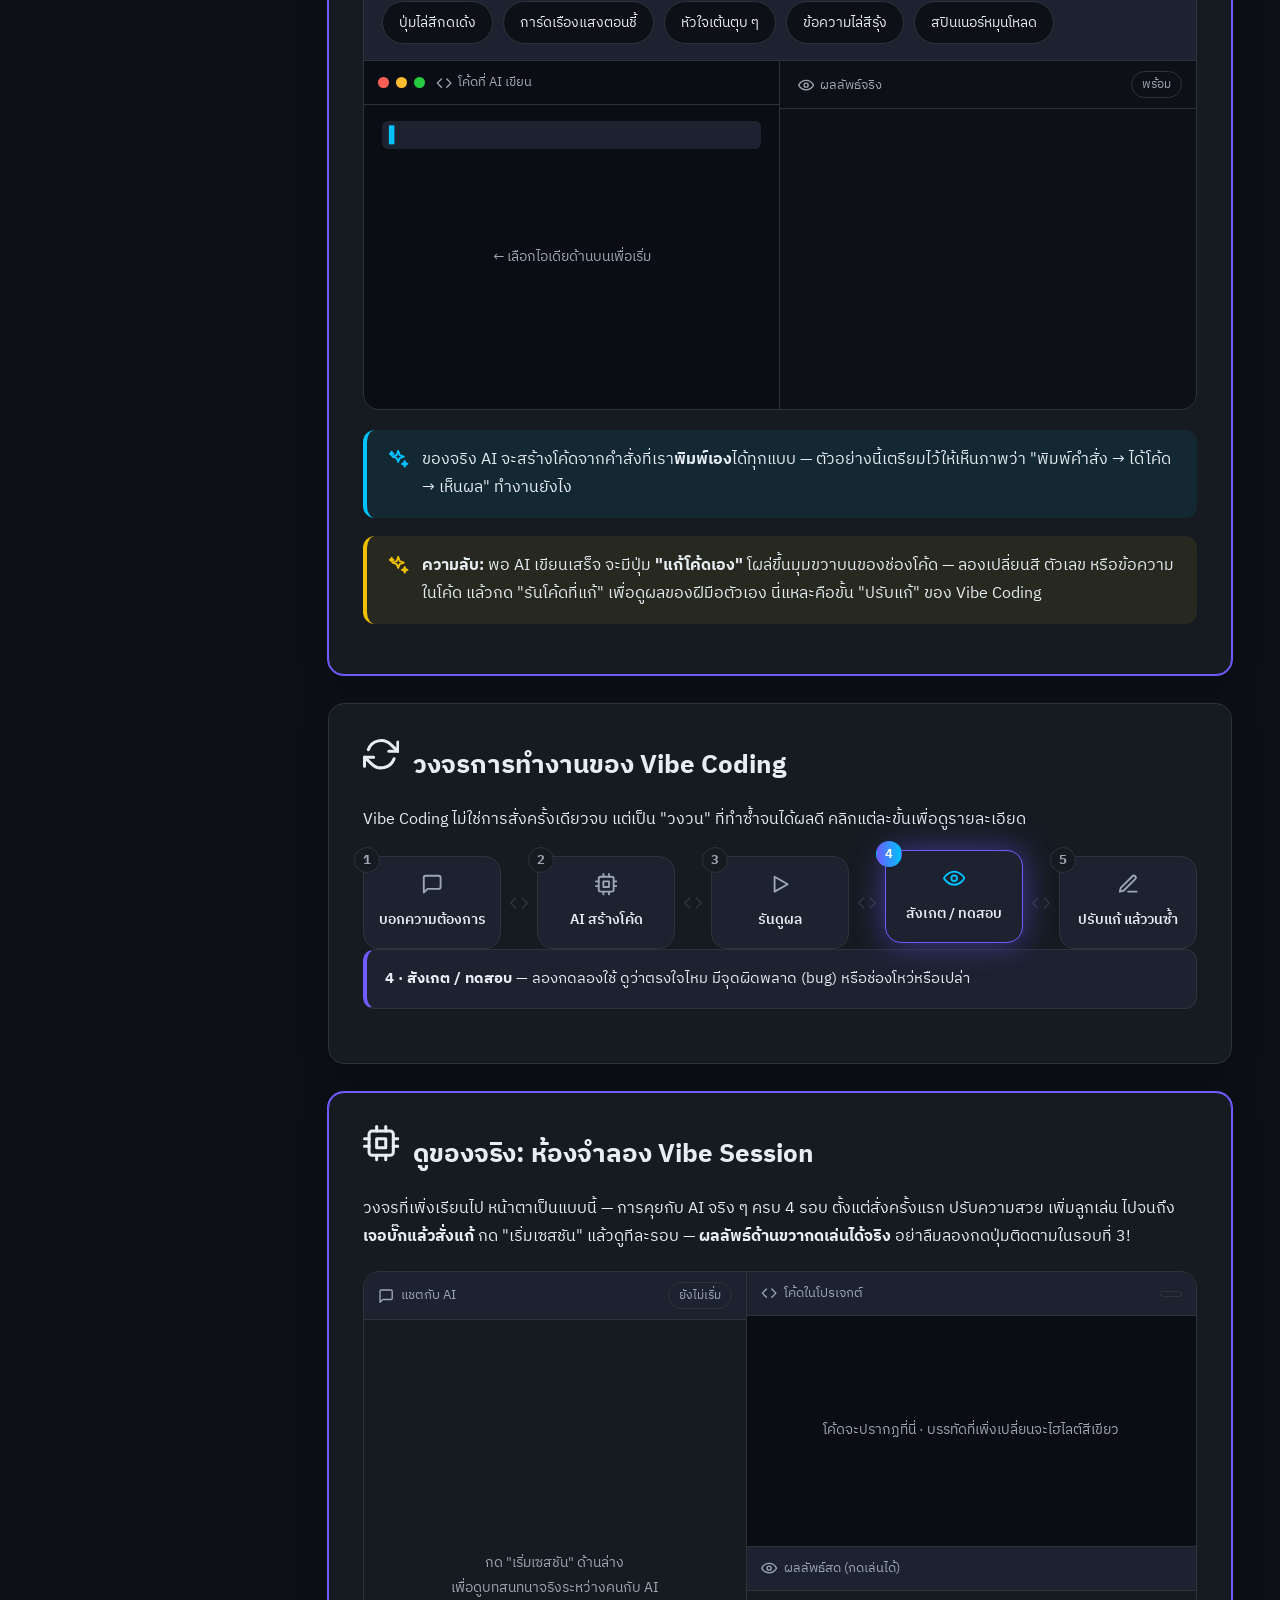
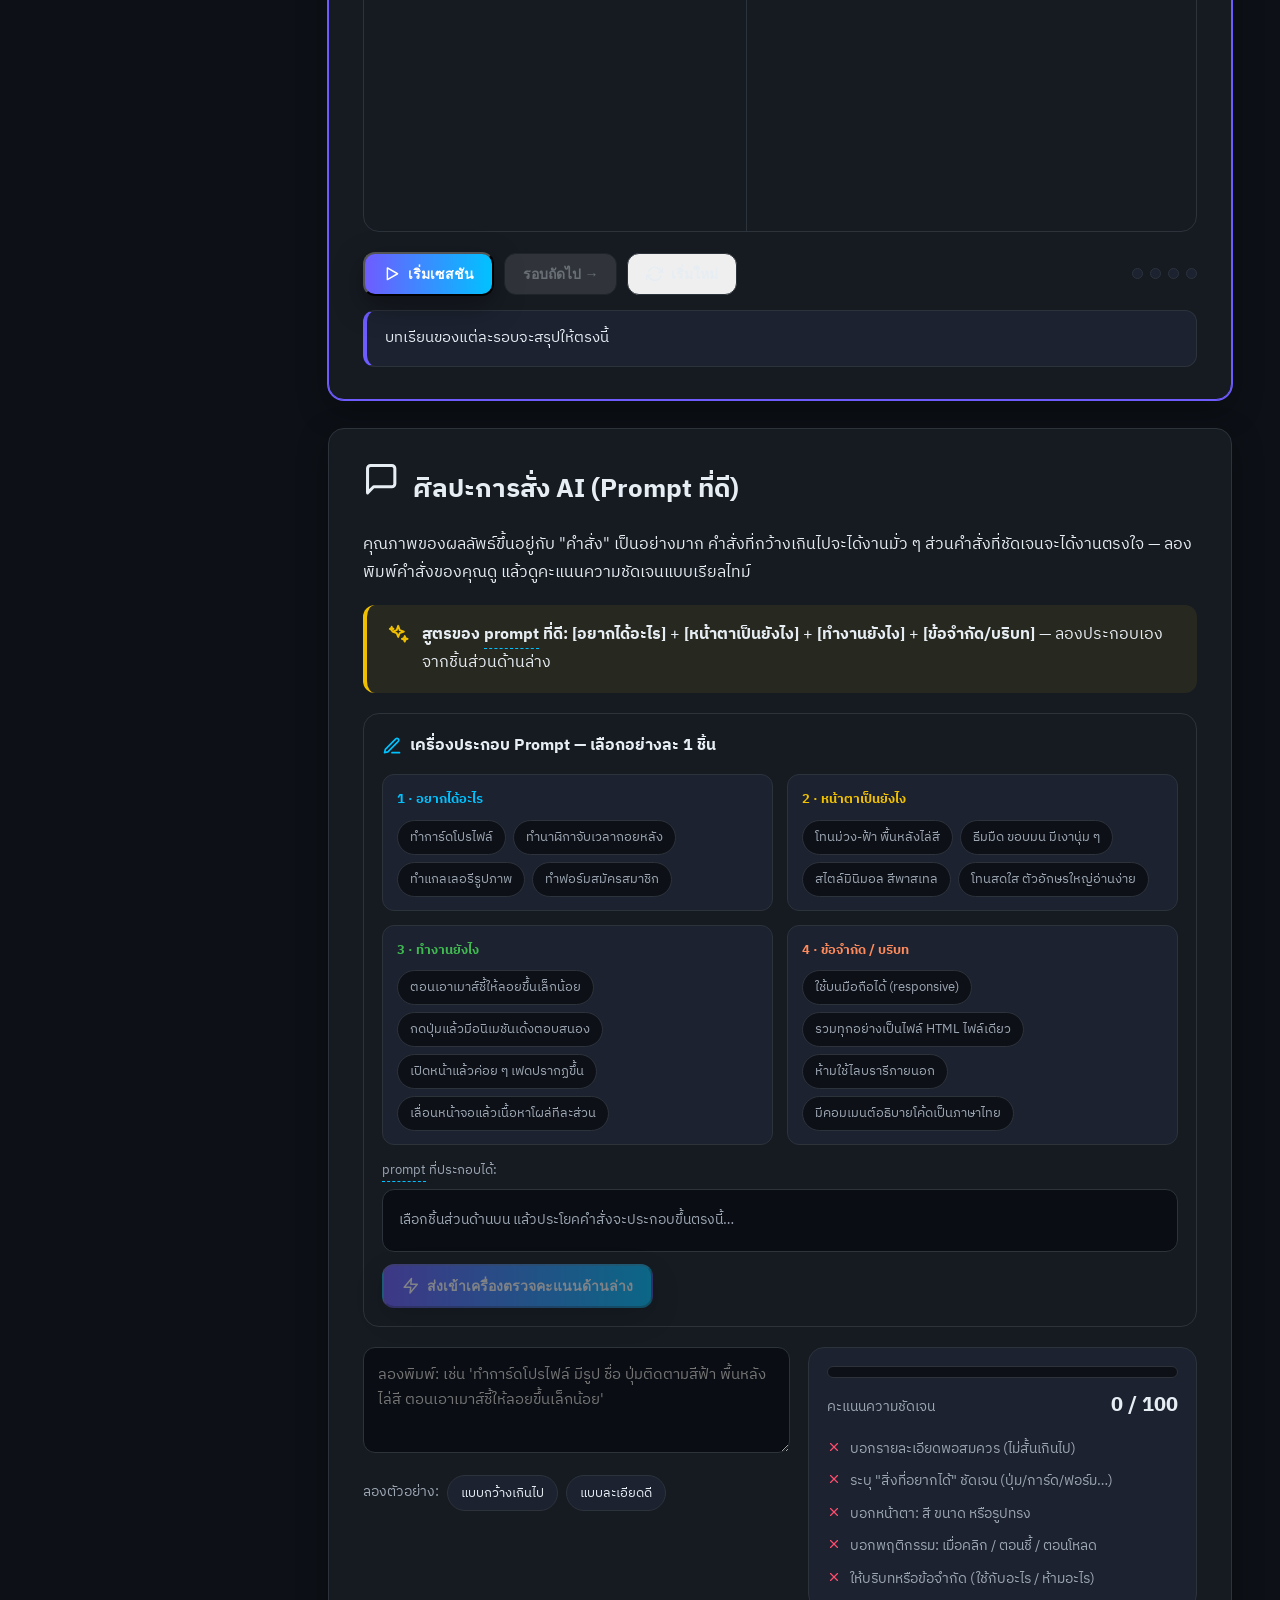
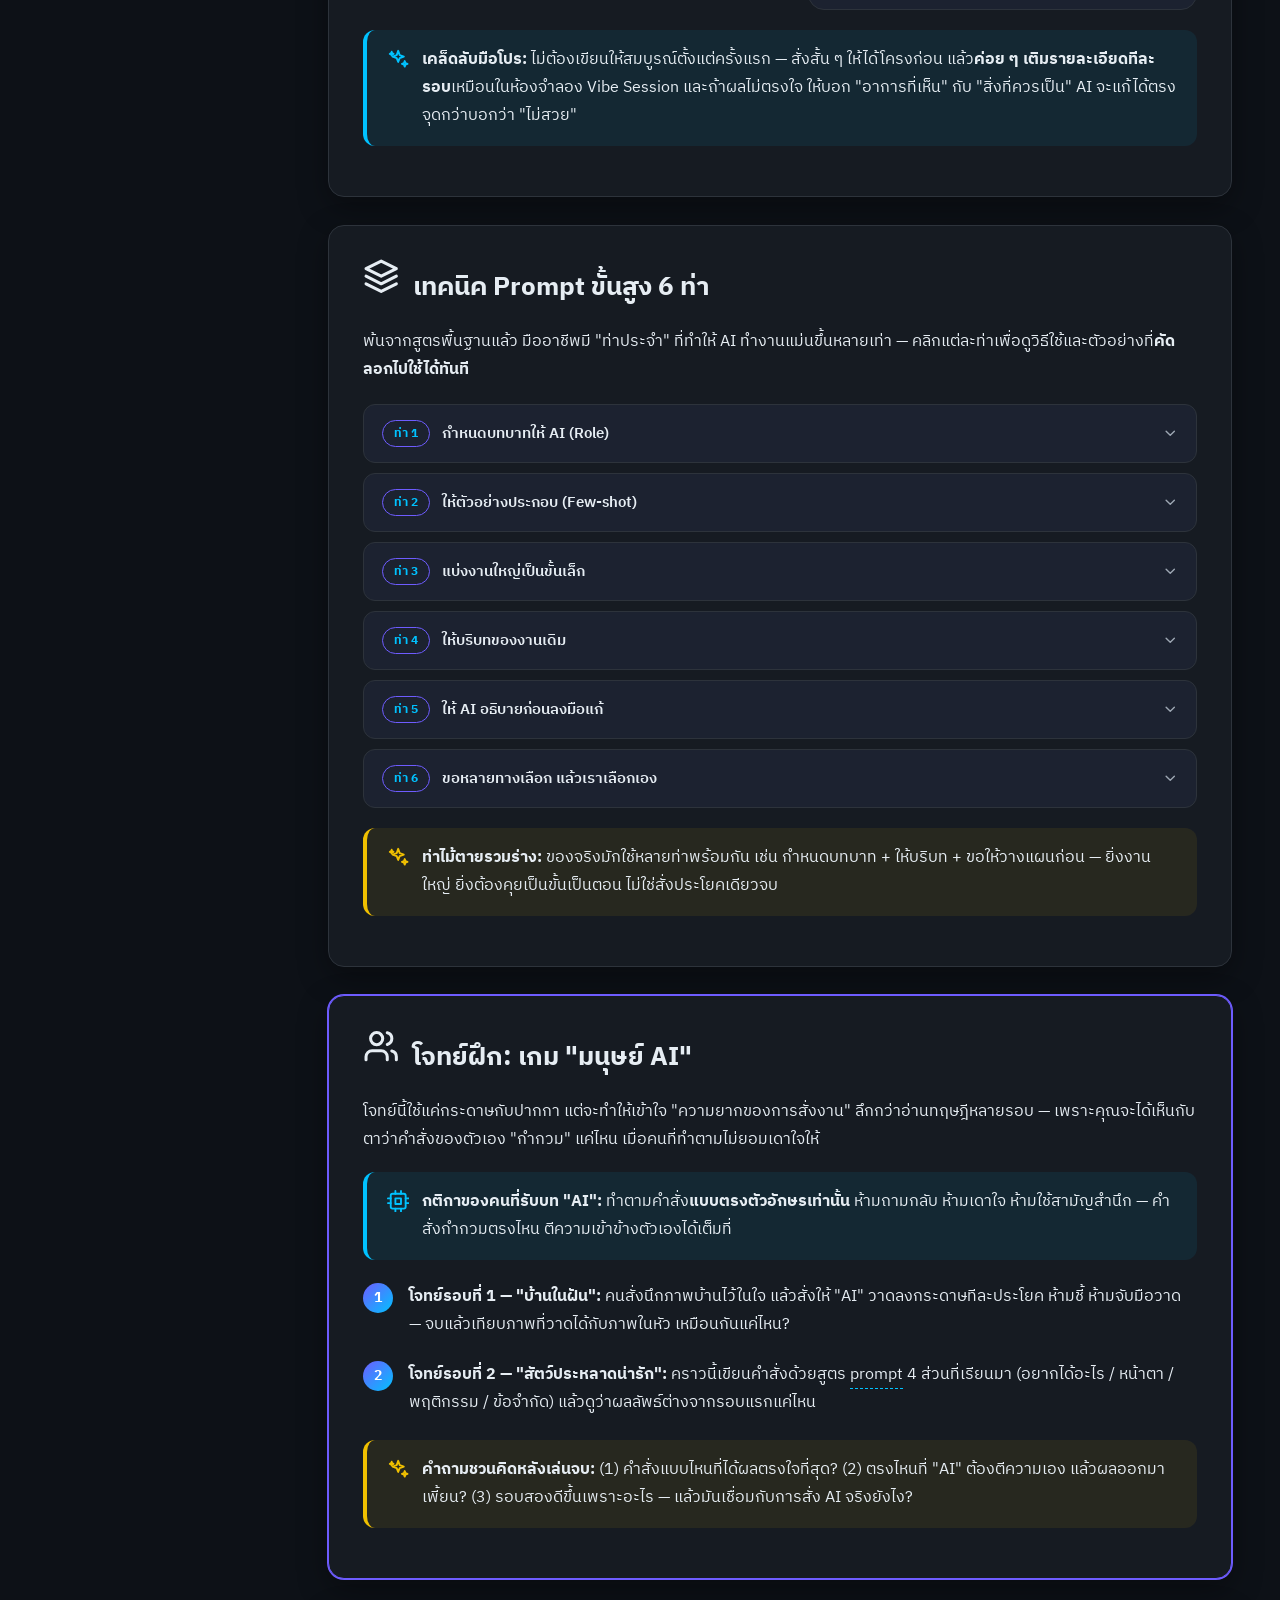
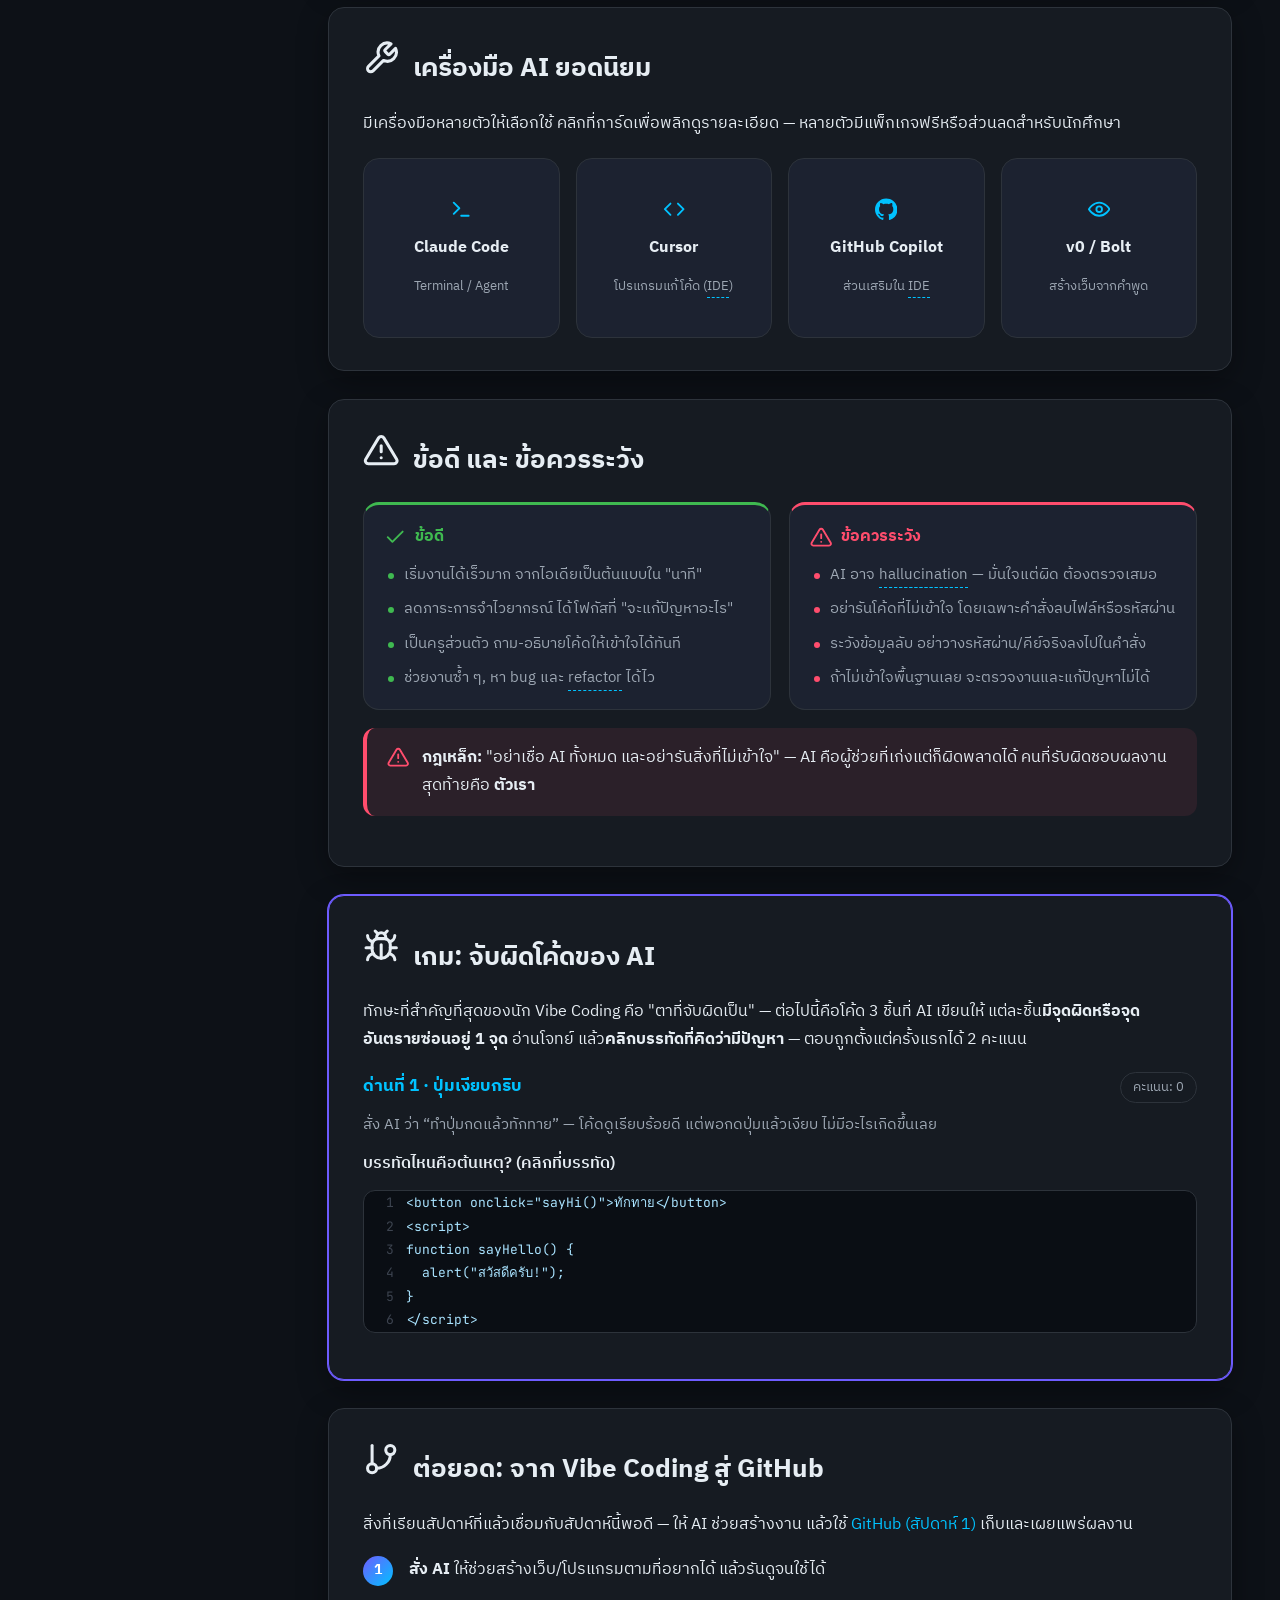
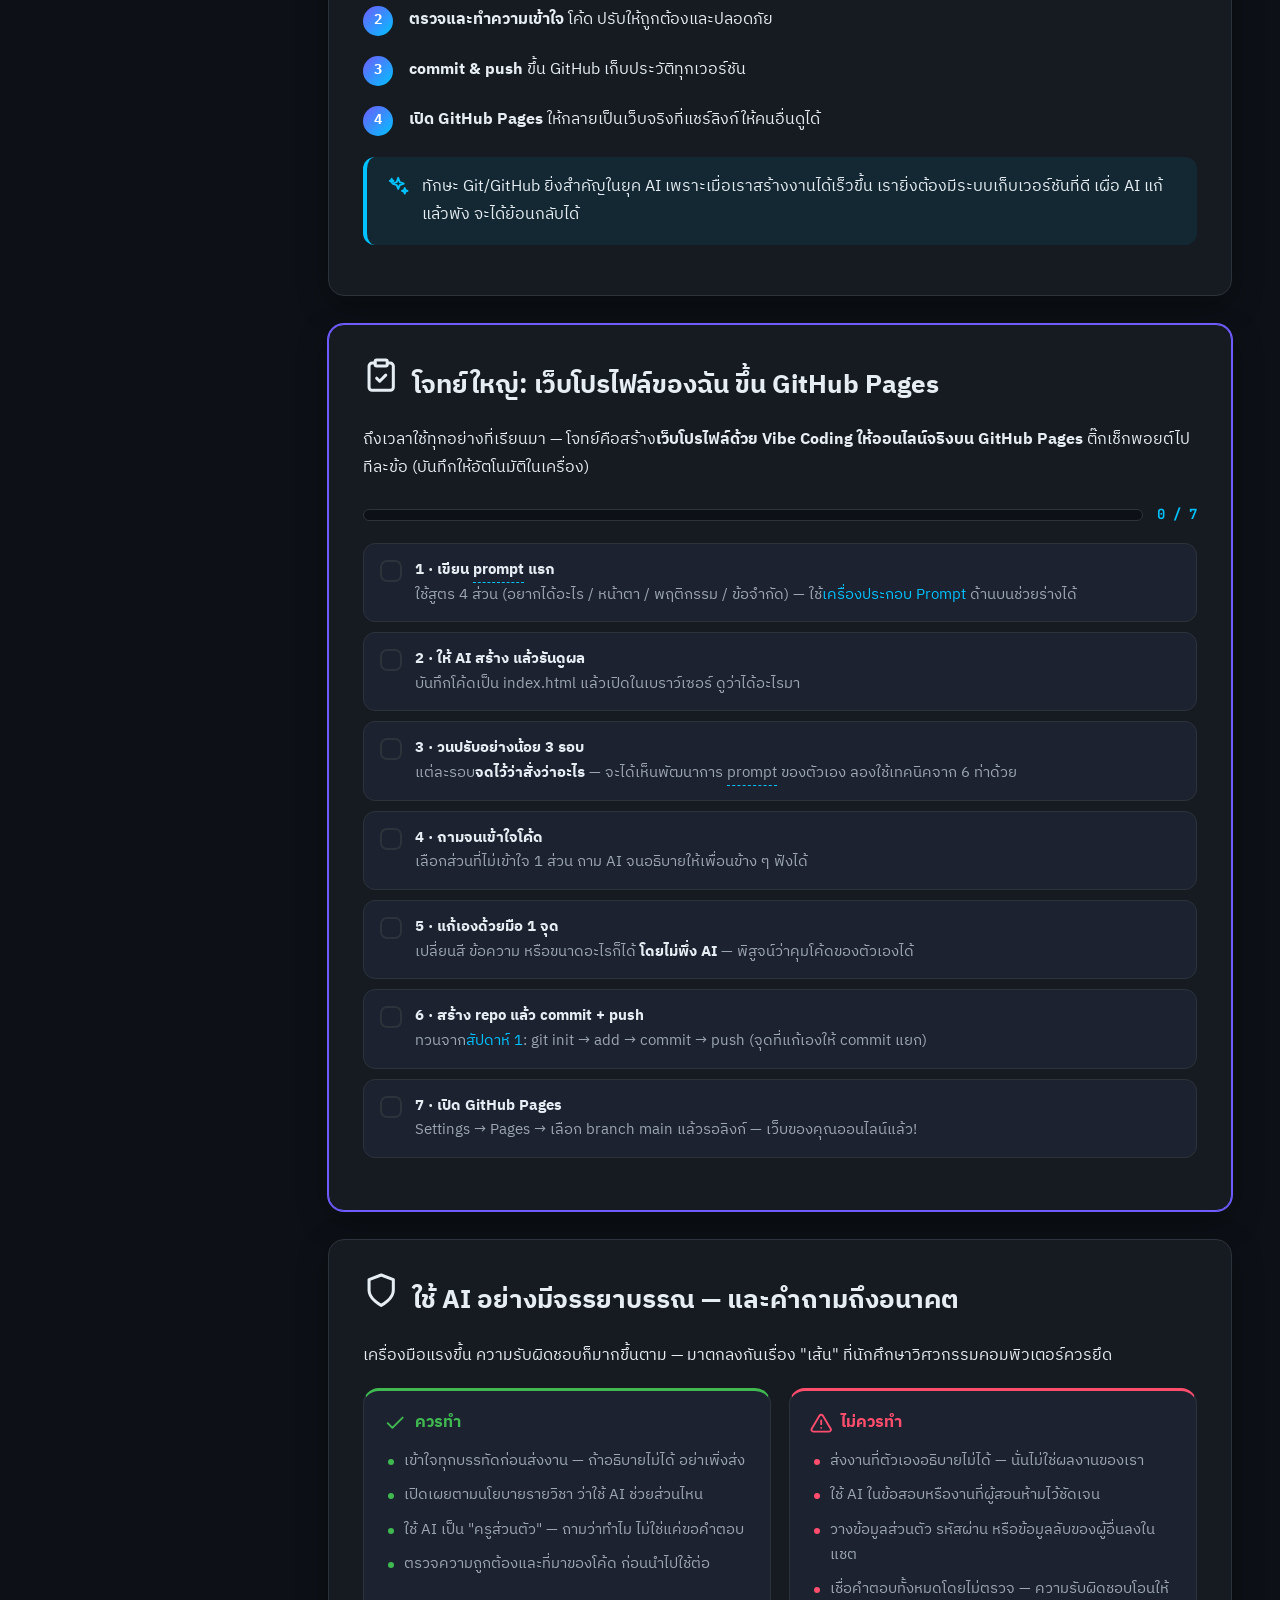
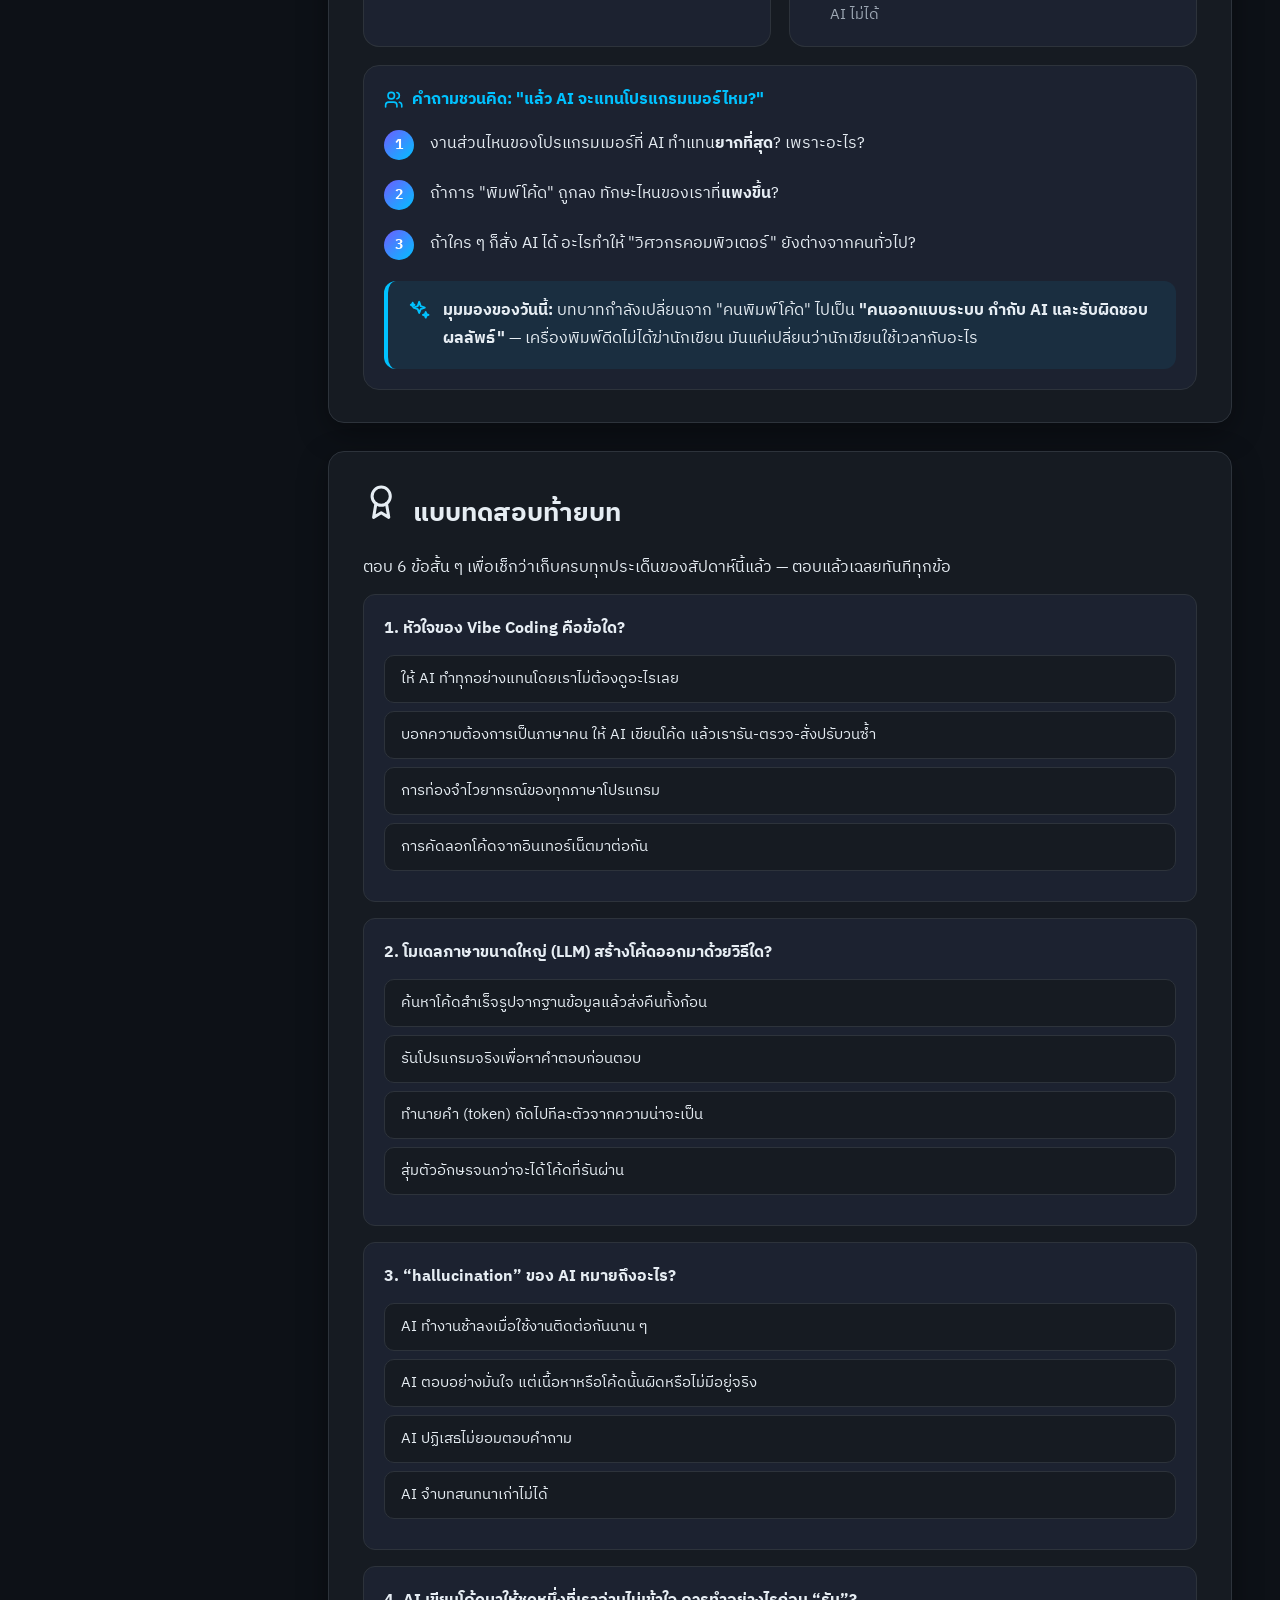
<file: week02.html>
﻿<!DOCTYPE html>
<html lang="th">
<head>
  <meta charset="UTF-8" />
  <meta name="viewport" content="width=device-width, initial-scale=1.0" />
  <title>Vibe Coding — เขียนโค้ดยุค AI | Special Topic 1 - วิศวกรรมคอมพิวเตอร์</title>
  <meta name="description" content="สื่อการสอนเรื่อง Vibe Coding — เขียนโปรแกรมด้วยการบอกความต้องการให้ AI ช่วยสร้าง เรียนรู้จากการมอง ดู อ่าน และลงมือทำตาม" />
  <link rel="preconnect" href="https://fonts.googleapis.com" />
  <link rel="preconnect" href="https://fonts.gstatic.com" crossorigin />
  <link href="https://fonts.googleapis.com/css2?family=IBM+Plex+Sans+Thai:wght@400;500;600;700&family=JetBrains+Mono:wght@400;500&display=swap" rel="stylesheet" />
  <link rel="stylesheet" href="style.css?v=6" />
</head>
<body>

  <!-- ===== SVG sprite ===== -->
  <svg width="0" height="0" style="position:absolute" aria-hidden="true">
    <defs>
      <symbol id="i-github" viewBox="0 0 24 24"><path fill="currentColor" stroke="none" d="M12 .5C5.37.5 0 5.78 0 12.29c0 5.21 3.44 9.63 8.21 11.19.6.11.82-.26.82-.57 0-.28-.01-1.02-.02-2-3.34.71-4.04-1.58-4.04-1.58-.55-1.36-1.34-1.73-1.34-1.73-1.09-.73.08-.72.08-.72 1.2.09 1.84 1.22 1.84 1.22 1.07 1.8 2.81 1.28 3.5.98.11-.76.42-1.28.76-1.58-2.67-.3-5.47-1.31-5.47-5.83 0-1.29.46-2.34 1.24-3.16-.12-.3-.54-1.5.12-3.12 0 0 1-.32 3.3 1.21.96-.26 1.98-.39 3-.4 1.02.01 2.04.14 3 .4 2.29-1.53 3.29-1.21 3.29-1.21.66 1.62.24 2.82.12 3.12.77.82 1.23 1.87 1.23 3.16 0 4.53-2.81 5.53-5.49 5.82.43.37.81 1.1.81 2.22 0 1.6-.01 2.89-.01 3.29 0 .31.22.69.83.57A12.02 12.02 0 0 0 24 12.29C24 5.78 18.63.5 12 .5z"/></symbol>
      <symbol id="i-home" viewBox="0 0 24 24"><path d="M3 9l9-7 9 7v11a2 2 0 0 1-2 2H5a2 2 0 0 1-2-2z"/><polyline points="9 22 9 12 15 12 15 22"/></symbol>
      <symbol id="i-sparkles" viewBox="0 0 24 24"><path d="M12 3l1.6 4.6L18 9.2l-4.4 1.6L12 15l-1.6-4.2L6 9.2l4.4-1.6z"/><path d="M19 14l.8 2.2L22 17l-2.2.8L19 20l-.8-2.2L16 17l2.2-.8z"/><path d="M5 4l.6 1.6L7 6.2l-1.4.6L5 8l-.6-1.2L3 6.2l1.4-.6z"/></symbol>
      <symbol id="i-help" viewBox="0 0 24 24"><circle cx="12" cy="12" r="10"/><path d="M9.09 9a3 3 0 0 1 5.83 1c0 2-3 3-3 3"/><line x1="12" y1="17" x2="12.01" y2="17"/></symbol>
      <symbol id="i-balance" viewBox="0 0 24 24"><line x1="12" y1="3" x2="12" y2="21"/><path d="M12 6l-7 3 7 3 7-3z" fill="none"/><path d="M5 9l-2.5 5a2.5 2.5 0 0 0 5 0z"/><path d="M19 9l-2.5 5a2.5 2.5 0 0 0 5 0z"/><line x1="7" y1="20" x2="17" y2="20"/></symbol>
      <symbol id="i-play" viewBox="0 0 24 24"><polygon points="6 4 20 12 6 20 6 4"/></symbol>
      <symbol id="i-refresh" viewBox="0 0 24 24"><polyline points="23 4 23 10 17 10"/><polyline points="1 20 1 14 7 14"/><path d="M3.51 9a9 9 0 0 1 14.85-3.36L23 10M1 14l4.64 4.36A9 9 0 0 0 20.49 15"/></symbol>
      <symbol id="i-chat" viewBox="0 0 24 24"><path d="M21 15a2 2 0 0 1-2 2H7l-4 4V5a2 2 0 0 1 2-2h14a2 2 0 0 1 2 2z"/></symbol>
      <symbol id="i-tool" viewBox="0 0 24 24"><path d="M14.7 6.3a1 1 0 0 0 0 1.4l1.6 1.6a1 1 0 0 0 1.4 0l3.77-3.77a6 6 0 0 1-7.94 7.94l-6.91 6.91a2.12 2.12 0 0 1-3-3l6.91-6.91a6 6 0 0 1 7.94-7.94l-3.76 3.76z"/></symbol>
      <symbol id="i-alert" viewBox="0 0 24 24"><path d="M10.29 3.86 1.82 18a2 2 0 0 0 1.71 3h16.94a2 2 0 0 0 1.71-3L13.71 3.86a2 2 0 0 0-3.42 0z"/><line x1="12" y1="9" x2="12" y2="13"/><line x1="12" y1="17" x2="12.01" y2="17"/></symbol>
      <symbol id="i-rocket" viewBox="0 0 24 24"><path d="M4.5 16.5c-1.5 1.26-2 5-2 5s3.74-.5 5-2c.71-.84.7-2.13-.09-2.91a2.18 2.18 0 0 0-2.91-.09z"/><path d="m12 15-3-3a22 22 0 0 1 2-3.95A12.88 12.88 0 0 1 22 2c0 2.72-.78 7.5-6 11a22.35 22.35 0 0 1-4 2z"/><path d="M9 12H4s.55-3.03 2-4c1.62-1.08 5 0 5 0"/><path d="M12 15v5s3.03-.55 4-2c1.08-1.62 0-5 0-5"/></symbol>
      <symbol id="i-tool2" viewBox="0 0 24 24"><path d="M12 20h9"/><path d="M16.5 3.5a2.12 2.12 0 0 1 3 3L7 19l-4 1 1-4z"/></symbol>
      <symbol id="i-book" viewBox="0 0 24 24"><path d="M2 3h6a4 4 0 0 1 4 4v14a3 3 0 0 0-3-3H2z"/><path d="M22 3h-6a4 4 0 0 0-4 4v14a3 3 0 0 1 3-3h7z"/></symbol>
      <symbol id="i-check" viewBox="0 0 24 24"><polyline points="20 6 9 17 4 12"/></symbol>
      <symbol id="i-x" viewBox="0 0 24 24"><line x1="18" y1="6" x2="6" y2="18"/><line x1="6" y1="6" x2="18" y2="18"/></symbol>
      <symbol id="i-menu" viewBox="0 0 24 24"><line x1="3" y1="12" x2="21" y2="12"/><line x1="3" y1="6" x2="21" y2="6"/><line x1="3" y1="18" x2="21" y2="18"/></symbol>
      <symbol id="i-arrow-up" viewBox="0 0 24 24"><line x1="12" y1="19" x2="12" y2="5"/><polyline points="5 12 12 5 19 12"/></symbol>
      <symbol id="i-eye" viewBox="0 0 24 24"><path d="M1 12s4-7 11-7 11 7 11 7-4 7-11 7-11-7-11-7z"/><circle cx="12" cy="12" r="3"/></symbol>
      <symbol id="i-cpu" viewBox="0 0 24 24"><rect x="4" y="4" width="16" height="16" rx="2"/><rect x="9" y="9" width="6" height="6"/><line x1="9" y1="1" x2="9" y2="4"/><line x1="15" y1="1" x2="15" y2="4"/><line x1="9" y1="20" x2="9" y2="23"/><line x1="15" y1="20" x2="15" y2="23"/><line x1="20" y1="9" x2="23" y2="9"/><line x1="20" y1="14" x2="23" y2="14"/><line x1="1" y1="9" x2="4" y2="9"/><line x1="1" y1="14" x2="4" y2="14"/></symbol>
      <symbol id="i-terminal" viewBox="0 0 24 24"><polyline points="4 17 10 11 4 5"/><line x1="12" y1="19" x2="20" y2="19"/></symbol>
      <symbol id="i-branch" viewBox="0 0 24 24"><line x1="6" y1="3" x2="6" y2="15"/><circle cx="18" cy="6" r="3"/><circle cx="6" cy="18" r="3"/><path d="M18 9a9 9 0 0 1-9 9"/></symbol>
      <symbol id="i-code" viewBox="0 0 24 24"><polyline points="16 18 22 12 16 6"/><polyline points="8 6 2 12 8 18"/></symbol>
      <symbol id="i-zap" viewBox="0 0 24 24"><polygon points="13 2 3 14 12 14 11 22 21 10 12 10 13 2"/></symbol>
      <symbol id="i-bug" viewBox="0 0 24 24"><path d="m8 2 1.88 1.88"/><path d="M14.12 3.88 16 2"/><path d="M9 7.13v-1a3 3 0 1 1 6 0v1"/><path d="M12 20c-3.3 0-6-2.7-6-6v-3a4 4 0 0 1 4-4h4a4 4 0 0 1 4 4v3c0 3.3-2.7 6-6 6"/><path d="M12 20v-9"/><path d="M6.53 9C4.6 8.8 3 7.1 3 5"/><path d="M6 13H2"/><path d="M3 21c0-2.1 1.7-3.9 3.8-4"/><path d="M20.97 5c0 2.1-1.6 3.8-3.5 4"/><path d="M22 13h-4"/><path d="M17.2 17c2.1.1 3.8 1.9 3.8 4"/></symbol>
      <symbol id="i-award" viewBox="0 0 24 24"><circle cx="12" cy="8" r="6"/><path d="M15.477 12.89 17 22l-5-3-5 3 1.523-9.11"/></symbol>
      <symbol id="i-user" viewBox="0 0 24 24"><path d="M20 21v-2a4 4 0 0 0-4-4H8a4 4 0 0 0-4 4v2"/><circle cx="12" cy="7" r="4"/></symbol>
      <symbol id="i-clock" viewBox="0 0 24 24"><circle cx="12" cy="12" r="10"/><polyline points="12 6 12 12 16 14"/></symbol>
      <symbol id="i-flag" viewBox="0 0 24 24"><path d="M4 15s1-1 4-1 5 2 8 2 4-1 4-1V3s-1 1-4 1-5-2-8-2-4 1-4 1z"/><line x1="4" y1="22" x2="4" y2="15"/></symbol>
      <symbol id="i-layers" viewBox="0 0 24 24"><polygon points="12 2 2 7 12 12 22 7 12 2"/><polyline points="2 17 12 22 22 17"/><polyline points="2 12 12 17 22 12"/></symbol>
      <symbol id="i-users" viewBox="0 0 24 24"><path d="M16 21v-2a4 4 0 0 0-4-4H6a4 4 0 0 0-4 4v2"/><circle cx="9" cy="7" r="4"/><path d="M22 21v-2a4 4 0 0 0-3-3.87"/><path d="M16 3.13a4 4 0 0 1 0 7.75"/></symbol>
      <symbol id="i-clipboard" viewBox="0 0 24 24"><rect x="8" y="2" width="8" height="4" rx="1"/><path d="M16 4h2a2 2 0 0 1 2 2v14a2 2 0 0 1-2 2H6a2 2 0 0 1-2-2V6a2 2 0 0 1 2-2h2"/><path d="m9 14 2 2 4-4"/></symbol>
      <symbol id="i-shield" viewBox="0 0 24 24"><path d="M12 22s8-4 8-10V5l-8-3-8 3v7c0 6 8 10 8 10z"/></symbol>
      <symbol id="i-chev" viewBox="0 0 24 24"><polyline points="6 9 12 15 18 9"/></symbol>
    </defs>
  </svg>

  <!-- ===== Top progress bar ===== -->
  <div class="progress-bar" id="progressBar"></div>

  <!-- ===== Mobile menu button ===== -->
  <button class="menu-toggle" id="menuToggle" aria-label="เปิด/ปิดเมนู">
    <svg class="icon"><use href="#i-menu"></use></svg>
  </button>

  <!-- ===== Sidebar navigation ===== -->
  <aside class="sidebar" id="sidebar">
    <a class="sidebar-brand" href="index.html" title="กลับหน้ารวมรายวิชา">
      <span class="brand-icon brand-vibe"><svg class="icon"><use href="#i-sparkles"></use></svg></span>
      <div>
        <strong>Vibe Coding</strong>
        <small>Special Topic 1 · สัปดาห์ 2</small>
      </div>
    </a>
    <nav class="sidebar-nav">
      <a href="index.html" class="nav-link nav-home"><svg class="icon"><use href="#i-home"></use></svg> หน้ารวมรายวิชา</a>
      <a href="#home" class="nav-link active"><svg class="icon"><use href="#i-sparkles"></use></svg> เกริ่นนำ</a>
      <div class="nav-sec">เข้าใจแนวคิด</div>
      <a href="#what" class="nav-link"><svg class="icon"><use href="#i-help"></use></svg> Vibe Coding คืออะไร</a>
      <a href="#history" class="nav-link"><svg class="icon"><use href="#i-flag"></use></svg> กว่าจะมาเป็น Vibe Coding</a>
      <a href="#brain" class="nav-link"><svg class="icon"><use href="#i-zap"></use></svg> AI คิดยังไง</a>
      <a href="#brain3d" class="nav-link"><svg class="icon"><use href="#i-cpu"></use></svg> ส่องสมอง AI แบบ 3 มิติ</a>
      <a href="#compare" class="nav-link"><svg class="icon"><use href="#i-balance"></use></svg> แบบเดิม vs Vibe</a>
      <a href="#playground" class="nav-link"><svg class="icon"><use href="#i-play"></use></svg> ลองเล่นซิมูเลเตอร์</a>
      <div class="nav-sec">ฝึกทักษะ</div>
      <a href="#loop" class="nav-link"><svg class="icon"><use href="#i-refresh"></use></svg> วงจรการทำงาน</a>
      <a href="#session" class="nav-link"><svg class="icon"><use href="#i-cpu"></use></svg> ห้องจำลอง Vibe Session</a>
      <a href="#prompt" class="nav-link"><svg class="icon"><use href="#i-chat"></use></svg> ศิลปะการสั่ง AI</a>
      <a href="#patterns" class="nav-link"><svg class="icon"><use href="#i-layers"></use></svg> เทคนิค Prompt 6 ท่า</a>
      <a href="#activity" class="nav-link"><svg class="icon"><use href="#i-users"></use></svg> โจทย์ฝึก: มนุษย์ AI</a>
      <a href="#tools" class="nav-link"><svg class="icon"><use href="#i-tool"></use></svg> เครื่องมือ AI</a>
      <a href="#goodbad" class="nav-link"><svg class="icon"><use href="#i-alert"></use></svg> ข้อดี / ข้อควรระวัง</a>
      <a href="#buggame" class="nav-link"><svg class="icon"><use href="#i-bug"></use></svg> เกมจับผิดโค้ด AI</a>
      <div class="nav-sec">โจทย์ + แบบทดสอบ</div>
      <a href="#workflow" class="nav-link"><svg class="icon"><use href="#i-branch"></use></svg> เชื่อมกับ GitHub</a>
      <a href="#workshop" class="nav-link"><svg class="icon"><use href="#i-clipboard"></use></svg> โจทย์ใหญ่: เว็บโปรไฟล์</a>
      <a href="#ethics" class="nav-link"><svg class="icon"><use href="#i-shield"></use></svg> จรรยาบรรณ + อนาคต</a>
      <a href="#quiz" class="nav-link"><svg class="icon"><use href="#i-award"></use></svg> แบบทดสอบท้ายบท</a>
      <a href="#faq" class="nav-link"><svg class="icon"><use href="#i-help"></use></svg> คำถามพบบ่อย</a>
      <a href="#resources" class="nav-link"><svg class="icon"><use href="#i-book"></use></svg> แหล่งเรียนรู้</a>
    </nav>
    <div class="sidebar-footer">
      <small>สาขาวิชาวิศวกรรมคอมพิวเตอร์</small>
    </div>
  </aside>

  <div class="overlay" id="overlay"></div>

  <!-- ===== Main content ===== -->
  <main class="content">

    <!-- HOME -->
    <section id="home" class="hero hero-vibe">
      <span class="hero-logo hero-logo-vibe"><svg class="icon"><use href="#i-sparkles"></use></svg></span>
      <div class="hero-badge">Special Topic 1 · สัปดาห์ที่ 2</div>
      <h1><span class="grad">Vibe Coding</span><br />เขียนโค้ดยุค AI</h1>
      <p class="hero-sub">
        เขียนโปรแกรมด้วยการ "บอกสิ่งที่อยากได้" เป็นภาษาคน แล้วให้ AI ช่วยสร้างโค้ดให้
        เราทำหน้าที่เป็น "คนกำกับ" คอยตรวจและปรับจนได้ผลลัพธ์ที่ต้องการ
      </p>
      <div class="hero-actions">
        <a href="#what" class="btn btn-primary">เริ่มเรียน →</a>
        <a href="#playground" class="btn btn-ghost">ข้ามไปลองเล่น</a>
      </div>
      <div class="hero-stats">
        <div class="stat"><strong>2025</strong><span>ปีที่คำนี้เกิด</span></div>
        <div class="stat"><strong>70%+</strong><span>นักพัฒนาใช้ AI ช่วยเขียนโค้ด</span></div>
        <div class="stat"><strong>นาที</strong><span>จากไอเดียสู่ผลลัพธ์</span></div>
        <div class="stat"><strong>ฟรี</strong><span>เครื่องมือให้เริ่มต้น</span></div>
      </div>
    </section>


    <!-- WHAT -->
    <section id="what" class="card">
      <h2><svg class="icon icon-lg"><use href="#i-help"></use></svg> Vibe Coding คืออะไร</h2>
      <p>
        <b>Vibe Coding</b> คือวิธีเขียนโปรแกรมแนวใหม่ที่เรา<b>อธิบายสิ่งที่อยากได้เป็นภาษาคน</b>
        (เรียกว่า <span class="term-inline">prompt</span>) แล้วให้ AI ช่วยเขียนโค้ดให้ จากนั้นเรา<b>รันดูผล</b>
        ถ้ายังไม่ถูกใจก็บอกให้ AI ปรับ วนแบบนี้ไปเรื่อย ๆ จนได้งานที่ต้องการ —
        โดยที่เราไม่ต้องจำทุกไวยากรณ์ของภาษาเอง
      </p>

      <div class="quote-box">
        <div class="quote-mark">"</div>
        <p class="quote-text">
          มีการเขียนโค้ดแบบใหม่ที่ผมเรียกว่า <b>vibe coding</b> — คุณปล่อยตัวไปกับ "ฟีล"
          เชื่อในพลังของ AI และแทบลืมไปเลยว่าโค้ดข้างในหน้าตาเป็นยังไง
        </p>
        <div class="quote-by">
          <img class="quote-avatar" src="assets/karpathy.png" alt="Andrej Karpathy" width="42" height="42" loading="lazy" />
          <span>— Andrej Karpathy (อดีตนักวิจัย OpenAI / Tesla), กุมภาพันธ์ 2025 ผู้ตั้งคำนี้ขึ้นมา</span>
        </div>
      </div>

      <div class="callout callout-info">
        <svg class="icon icon-lg"><use href="#i-sparkles"></use></svg>
        <div>
          <b>พูดง่าย ๆ:</b> เมื่อก่อนเราต้อง "พิมพ์โค้ดทุกบรรทัดเอง"
          แต่ Vibe Coding เปลี่ยนบทบาทเราเป็น <b>"คนออกแบบและสั่งงาน"</b>
          ส่วน AI เป็น "ลูกมือ" ที่พิมพ์โค้ดให้ — แต่คนตัดสินใจและตรวจงานยังเป็นเราเสมอ
        </div>
      </div>

      <div class="mini-cards">
        <div class="mini-card">
          <span class="mini-ico"><svg class="icon icon-lg"><use href="#i-chat"></use></svg></span>
          <h3>บอกเป็นภาษาคน</h3>
          <p>สั่งงานด้วยประโยคธรรมดา ไม่ต้องเริ่มจากไวยากรณ์เป๊ะ ๆ</p>
        </div>
        <div class="mini-card">
          <span class="mini-ico"><svg class="icon icon-lg"><use href="#i-cpu"></use></svg></span>
          <h3>AI สร้างโค้ด</h3>
          <p>โมเดล AI (LLM) แปลงคำสั่งของเราเป็นโค้ดที่รันได้จริง</p>
        </div>
        <div class="mini-card">
          <span class="mini-ico"><svg class="icon icon-lg"><use href="#i-eye"></use></svg></span>
          <h3>เราตรวจและปรับ</h3>
          <p>ดูผล ทดสอบ แล้วบอกให้ปรับ จนได้งานที่ถูกต้องและเข้าใจได้</p>
        </div>
      </div>
    </section>

    <!-- HISTORY -->
    <section id="history" class="card">
      <h2><svg class="icon icon-lg"><use href="#i-flag"></use></svg> กว่าจะมาเป็น Vibe Coding</h2>
      <p>
        Vibe Coding ไม่ได้โผล่มาจากไหนก็ไม่รู้ — มันคือปลายทางของการพัฒนา AI ช่วยเขียนโค้ดที่ต่อเนื่องมาราว 5 ปี
        แต่ละก้าวทำให้ "คนสั่ง" กับ "เครื่องเขียน" ขยับเข้าใกล้กันขึ้นเรื่อย ๆ
      </p>

      <div class="kp-card">
        <figure class="kp-photo">
          <img src="assets/karpathy.png" alt="ภาพถ่าย Andrej Karpathy" width="240" height="320" loading="lazy" />
          <figcaption>
            ภาพ: Gladwin Analytics · Wikimedia Commons<br />
            สัญญาอนุญาต <a href="https://creativecommons.org/licenses/by/3.0/" target="_blank" rel="noopener">CC BY 3.0</a>
          </figcaption>
        </figure>
        <div class="kp-info">
          <div class="kp-name">
            Andrej Karpathy
            <span class="kp-role">ผู้บัญญัติคำว่า “Vibe Coding”</span>
          </div>
          <p class="kp-lead">
            หนึ่งในนักวิจัย AI ที่มีอิทธิพลที่สุดในโลก งานสอนและงานวิจัยของเขาวางรากฐานให้คนทั้งวงการ
            เข้าใจ Deep Learning — และในปี 2025 โพสต์สั้น ๆ ของเขาก็ทำให้ “Vibe Coding” กลายเป็นคำที่ทั้งโลกพูดถึง
          </p>
          <ul class="kp-facts">
            <li><span class="kp-yr">2558–60</span><span>สร้างและสอนวิชา <b>CS231n</b> ที่ Stanford — คลาส Deep Learning ในตำนานที่คนทั่วโลกเรียนตาม</span></li>
            <li><span class="kp-yr">2558, 2566</span><span>สมาชิก<b>ผู้ก่อตั้ง OpenAI</b> (ทีมเบื้องหลัง ChatGPT)</span></li>
            <li><span class="kp-yr">2560–65</span><span>ผู้อำนวยการฝ่าย AI และ Autopilot ที่ <b>Tesla</b> ดูแลระบบขับเคลื่อนอัตโนมัติ</span></li>
            <li><span class="kp-yr">2567 (2024)</span><span>ก่อตั้ง <b>Eureka Labs</b> แพลตฟอร์มสอน AI + ซีรีส์เรียนฟรี “Zero to Hero” และติด Time 100 ผู้ทรงอิทธิพลด้าน AI</span></li>
            <li><span class="kp-yr">ก.พ. 2568</span><span>บัญญัติคำว่า <b>“Vibe Coding”</b> — ที่เรากำลังเรียนกันวันนี้</span></li>
          </ul>
        </div>
      </div>

      <div class="htl" id="htl">
        <div class="htl-item">
          <div class="htl-year">2021</div>
          <div class="htl-body">
            <h3>GitHub Copilot เปิดตัว</h3>
            <p>AI ตัวแรกที่นักพัฒนาทั่วโลกใช้จริงในวงกว้าง — เดาโค้ดบรรทัดถัดไปให้ขณะพิมพ์ (autocomplete) ยังต้องเขียนเองเป็นหลัก AI แค่ "ช่วยเติม"</p>
          </div>
        </div>
        <div class="htl-item">
          <div class="htl-year">2022</div>
          <div class="htl-body">
            <h3>ChatGPT — โลกได้คุยกับ LLM</h3>
            <p>คนทั่วไปพบว่า "พิมพ์ขอเป็นประโยค แล้วได้โค้ดทั้งก้อน" ทำได้จริง เริ่มมีการเขียนโปรแกรมแบบบทสนทนา แต่ยังต้องคัดลอกโค้ดไป-มาเอง</p>
          </div>
        </div>
        <div class="htl-item">
          <div class="htl-year">2023</div>
          <div class="htl-body">
            <h3>โมเดลรุ่นใหญ่ (GPT-4, Claude)</h3>
            <p>AI เขียนโค้ดได้ทั้งไฟล์ เข้าใจบริบทยาวขึ้นมาก อธิบายและหาบั๊กได้ — คุณภาพเริ่ม "ใช้งานจริงได้" ไม่ใช่แค่ของเล่น</p>
          </div>
        </div>
        <div class="htl-item">
          <div class="htl-year">2024</div>
          <div class="htl-body">
            <h3>IDE ยุค AI (Cursor, Windsurf)</h3>
            <p>AI ย้ายเข้ามาอยู่ในโปรแกรมแก้โค้ดโดยตรง สั่งแก้ข้ามหลายไฟล์ได้ในคลิกเดียว ไม่ต้องคัดลอกไป-มาอีกต่อไป</p>
          </div>
        </div>
        <div class="htl-item htl-hot">
          <div class="htl-year">ก.พ. 2025</div>
          <div class="htl-body">
            <img class="htl-photo" src="assets/karpathy.png" alt="Andrej Karpathy" width="66" height="66" loading="lazy" />
            <h3>Karpathy ตั้งคำว่า "Vibe Coding"</h3>
            <p>โพสต์เดียวของ Andrej Karpathy ทำให้วิธีทำงานแบบ "ปล่อยตัวไปกับฟีล ให้ AI เขียน เราคอยกำกับ" มีชื่อเรียกอย่างเป็นทางการ และกลายเป็นคำแห่งปี</p>
          </div>
        </div>
        <div class="htl-item">
          <div class="htl-year">2025–26</div>
          <div class="htl-body">
            <h3>ยุค Agentic Coding</h3>
            <p>AI แบบ "เอเจนต์" (เช่น Claude Code) วางแผน แก้หลายไฟล์ รันคำสั่ง ทดสอบ และแก้บั๊กเองได้ทั้งงาน — มนุษย์ยิ่งต้องเก่งการ "ตั้งโจทย์ กำกับ และตรวจรับ" ซึ่งก็คือทักษะที่เราฝึกกันวันนี้</p>
          </div>
        </div>
      </div>
      <div class="callout callout-info">
        <svg class="icon icon-lg"><use href="#i-sparkles"></use></svg>
        <div><b>สังเกตแนวโน้ม:</b> ทุกก้าวคือการยกระดับ "หน่วยของงานที่ AI รับได้" — จากเติมทีละบรรทัด → ทั้งฟังก์ชัน → ทั้งไฟล์ → ทั้งโปรเจกต์
        สิ่งที่ไม่เคยเปลี่ยนคือ <b>คนยังเป็นผู้กำหนดว่า "จะสร้างอะไร" และ "แบบไหนถึงเรียกว่าดี"</b></div>
      </div>
    </section>

    <!-- BRAIN: how the AI predicts -->
    <section id="brain" class="card">
      <h2><svg class="icon icon-lg"><use href="#i-zap"></use></svg> เบื้องหลัง: AI "เดาคำถัดไป" ได้ยังไง</h2>
      <p>
        AI ที่ช่วยเขียนโค้ด (โมเดลภาษาขนาดใหญ่ หรือ <span class="term-inline">LLM</span>)
        ไม่ได้ "รู้คำตอบ" ล่วงหน้า — มันทำงานด้วยการ<b>ทำนายว่าคำ (token) ถัดไปควรเป็นอะไร ทีละคำ</b>
        จากความน่าจะเป็นที่เรียนรู้มาจากข้อความมหาศาลทั่วโลก
        กดปุ่ม "ทำนายคำถัดไป" แล้วดูสมองของ AI ตัดสินใจต่อหน้าคุณ
      </p>

      <div class="brain" id="brainWidget">
        <div class="brain-sentence-wrap">
          <div class="brain-label">ประโยคที่ AI กำลังเขียน</div>
          <div class="brain-sentence" id="brainSentence"></div>
        </div>
        <div class="brain-board">
          <div class="brain-label" id="brainBoardLabel">ความน่าจะเป็นของ "คำถัดไป"</div>
          <div class="brain-bars" id="brainBars">
            <div class="brain-hint">กด "ทำนายคำถัดไป" เพื่อเริ่ม</div>
          </div>
        </div>
        <div class="brain-controls">
          <button class="btn btn-primary btn-sm" id="brainStep"><svg class="icon"><use href="#i-zap"></use></svg> ทำนายคำถัดไป</button>
          <button class="btn btn-ghost btn-sm" id="brainAuto"><svg class="icon"><use href="#i-play"></use></svg> เล่นอัตโนมัติ</button>
          <button class="btn btn-ghost btn-sm" id="brainReset"><svg class="icon"><use href="#i-refresh"></use></svg> เริ่มใหม่</button>
        </div>
      </div>

      <div class="callout callout-info">
        <svg class="icon icon-lg"><use href="#i-sparkles"></use></svg>
        <div><b>โค้ดก็คือ "ข้อความ" ชนิดหนึ่ง:</b> AI ใช้วิธีเดียวกันนี้เขียนโค้ด —
        ทำนายทีละ token ต่อกันไปเรื่อย ๆ จนกลายเป็นโปรแกรมทั้งไฟล์
        นี่คือเหตุผลที่เราเห็นโค้ด "ไหลออกมาเป็นสาย" ในซิมูเลเตอร์ด้านล่าง</div>
      </div>
      <div class="callout callout-warn">
        <svg class="icon icon-lg"><use href="#i-alert"></use></svg>
        <div><b>จุดอ่อนที่ต้องรู้:</b> คำที่ "น่าจะมาต่อ" ไม่ใช่คำที่ "ถูกต้อง" เสมอไป
        บางครั้ง AI จึงแต่งสิ่งที่ฟังดูดีแต่ผิดออกมาอย่างมั่นใจ (เรียกว่า <span class="term-inline">hallucination</span>)
        — นี่คือเหตุผลข้อแรกว่าทำไม<b>เราต้องตรวจงานของ AI เสมอ</b></div>
      </div>
    </section>

    <!-- BRAIN 3D -->
    <section id="brain3d" class="card highlight-card">
      <h2><svg class="icon icon-lg"><use href="#i-cpu"></use></svg> ส่องสมอง AI แบบ 3 มิติ — สัญญาณวิ่งต่อหน้าคุณ</h2>
      <p>
        ด้านบนเราเห็นว่า AI "เลือกคำ" จากความน่าจะเป็น — แต่ตัวเลขพวกนั้นมาจากไหน?
        คำตอบคือ <span class="term-inline">neural network</span> (โครงข่ายประสาทเทียม):
        คำสั่งของเราถูกหั่นเป็น token แล้วส่งเป็นสัญญาณวิ่งผ่าน "เซลล์" จำลองทีละชั้น
        จนปลายทางออกมาเป็นคะแนนของคำถัดไป
        เลือกคำสั่งด้านล่างแล้วกดส่ง — และ<b>ลากบนภาพเพื่อหมุนดูสมอง AI ได้รอบทิศ</b>
      </p>

      <div class="b3d" id="b3d">
        <div class="b3d-row">
          <div class="b3d-label"><span class="b3d-step-num">1</span> คำสั่งของคุณถูกหั่นเป็น token แล้วป้อนเข้าชั้นแรก (ฝั่งซ้ายของโครงข่าย)</div>
          <div class="b3d-tokens" id="b3dTokens"><span class="b3d-hintline">เลือกคำสั่งด้านล่าง แล้วกด "ส่งเข้าโครงข่าย"</span></div>
        </div>

        <div class="b3d-stage" id="b3dStage">
          <canvas id="b3dCanvas" aria-label="ภาพเคลื่อนไหวโครงข่ายประสาทเทียมแบบ 3 มิติ"></canvas>
          <div class="b3d-hud"><svg class="icon"><use href="#i-refresh"></use></svg> ลากเพื่อหมุนมุมมอง — นี่คือ "สมอง" ของ AI ฉบับย่อส่วน</div>
          <div class="b3d-cands" id="b3dCands" hidden>
            <div class="b3d-cands-title"><span class="b3d-step-num">2</span> ปลายทางโครงข่าย = คะแนนของ token ถัดไป</div>
            <div id="b3dCandList"></div>
          </div>
        </div>

        <div class="b3d-row">
          <div class="b3d-label"><span class="b3d-step-num">3</span> token ที่ชนะถูกต่อเข้าคำตอบ แล้ววนกลับไปคิด token ถัดไป — ทำแบบนี้ซ้ำจนจบ</div>
          <div class="b3d-out" id="b3dOut"><span class="b3d-placeholder">คำตอบของ AI จะค่อย ๆ ประกอบขึ้นตรงนี้ทีละ token…</span></div>
        </div>

        <div class="b3d-controls">
          <div class="b3d-presets" id="b3dPresets"><!-- ชิปคำสั่ง injected โดย week02.js --></div>
          <div class="b3d-btns">
            <button class="btn btn-primary btn-sm" id="b3dRun"><svg class="icon"><use href="#i-zap"></use></svg> ส่งเข้าโครงข่าย</button>
            <button class="btn btn-ghost btn-sm" id="b3dReset" hidden><svg class="icon"><use href="#i-refresh"></use></svg> เริ่มใหม่</button>
          </div>
        </div>
      </div>

      <div class="callout callout-info">
        <svg class="icon icon-lg"><use href="#i-sparkles"></use></svg>
        <div><b>ของจริงใหญ่กว่านี้มหาศาล:</b> ในภาพมีเซลล์ไม่กี่สิบตัวเพื่อให้ดูง่าย
        แต่โมเดลที่ใช้งานจริงมี "น้ำหนัก" ที่เชื่อมเซลล์แบบนี้เป็น<b>แสนล้านถึงล้านล้านค่า</b>
        ทุกครั้งที่ AI ตอบเรา 1 token สัญญาณต้องวิ่งครบทั้งโครงข่ายแบบที่เห็นนี้ 1 รอบเต็ม ๆ</div>
      </div>
      <div class="callout callout-tip">
        <svg class="icon icon-lg"><use href="#i-zap"></use></svg>
        <div><b>เชื่อมกับหัวข้อที่แล้ว:</b> แถบความน่าจะเป็นในหัวข้อ "AI เดาคำถัดไป"
        ก็คือสิ่งที่ออกมาจากปลายทางขวาสุดของโครงข่ายนี้เอง —
        ตอนนี้คุณเห็นครบทั้งเส้นทางแล้ว: <b>token เข้า → สัญญาณวิ่งผ่านชั้น → ความน่าจะเป็นออก</b></div>
      </div>
    </section>

    <!-- COMPARE -->
    <section id="compare" class="card">
      <h2><svg class="icon icon-lg"><use href="#i-balance"></use></svg> เขียนโค้ดแบบเดิม vs Vibe Coding</h2>
      <p>เป้าหมายเดียวกัน คือ "สร้างปุ่มไล่สีที่กดแล้วเด้ง" — ลองเทียบสองวิธีดู</p>

      <div class="compare-grid">
        <div class="compare-col compare-old">
          <div class="compare-head"><svg class="icon"><use href="#i-terminal"></use></svg> แบบเดิม (เขียนเอง)</div>
          <pre class="code-block"><code>.btn {
  padding: 12px 28px;
  border: none;
  border-radius: 999px;
  background: linear-gradient(
    90deg, #6e5cff, #00c2ff);
  color: #fff;
  transition: transform .2s;
}
.btn:active {
  transform: scale(0.92);
}</code></pre>
          <ul class="compare-list">
            <li><svg class="icon"><use href="#i-x"></use></svg> ต้องจำ property CSS ทุกตัว</li>
            <li><svg class="icon"><use href="#i-x"></use></svg> ผิดนิดเดียวก็เพี้ยน</li>
            <li><svg class="icon"><use href="#i-check"></use></svg> ควบคุมได้ละเอียดทุกจุด</li>
          </ul>
        </div>
        <div class="compare-col compare-new">
          <div class="compare-head"><svg class="icon"><use href="#i-sparkles"></use></svg> แบบ Vibe Coding</div>
          <div class="compare-prompt">
            <div class="cp-who">คุณพิมพ์บอก AI:</div>
            <div class="cp-msg">"ทำปุ่มสีไล่ม่วง-ฟ้า ขอบมน กดแล้วเด้งเล็กน้อย"</div>
            <div class="cp-who cp-ai">AI ตอบ:</div>
            <div class="cp-msg cp-ai-msg">"ได้เลย นี่โค้ดปุ่มที่คุณต้องการ พร้อมเอฟเฟกต์กดเด้ง"</div>
          </div>
          <ul class="compare-list">
            <li><svg class="icon"><use href="#i-check"></use></svg> เร็ว บอกประโยคเดียว</li>
            <li><svg class="icon"><use href="#i-check"></use></svg> ไม่ต้องจำไวยากรณ์</li>
            <li><svg class="icon"><use href="#i-alert"></use></svg> ต้องตรวจว่าถูกและปลอดภัย</li>
          </ul>
        </div>
      </div>

      <div class="callout callout-tip">
        <svg class="icon icon-lg"><use href="#i-sparkles"></use></svg>
        <div><b>ไม่ใช่การแทนที่ แต่คือการทำงานร่วมกัน:</b> คนเก่ง ๆ ใช้ Vibe Coding เพื่อ "ทำเร็วขึ้น"
        แต่ยัง<b>ต้องเข้าใจโค้ด</b> เพื่อตรวจงานของ AI ให้ได้ ยิ่งเราเข้าใจพื้นฐานมาก ยิ่งสั่ง AI ได้เก่ง</div>
      </div>
    </section>

    <!-- PLAYGROUND (centerpiece widget) -->
    <section id="playground" class="card highlight-card">
      <h2><svg class="icon icon-lg"><use href="#i-play"></use></svg> ลองเล่น: ซิมูเลเตอร์ Vibe Coding</h2>
      <p>
        เลือก "ไอเดีย" ด้านล่างเหมือนกำลังสั่ง AI แล้ว<b>ดู</b>มันพิมพ์โค้ดออกมาทีละตัว
        และ<b>เห็น</b>ผลลัพธ์จริงเรนเดอร์ขึ้นทางขวา — นี่คือความรู้สึกของ Vibe Coding
      </p>

      <div class="vibe-sim" id="vibeSim">
        <div class="sim-bar">
          <div class="sim-bar-head">
            <svg class="icon"><use href="#i-chat"></use></svg>
            <span>บอก AI ว่าอยากได้อะไร:</span>
          </div>
          <div class="sim-chips" id="simChips"><!-- injected by week02.js --></div>
        </div>

        <div class="sim-stage">
          <div class="sim-pane sim-code-pane">
            <div class="sim-pane-head">
              <span class="sim-dot dr"></span><span class="sim-dot dy"></span><span class="sim-dot dg"></span>
              <span class="sim-pane-title"><svg class="icon"><use href="#i-code"></use></svg> โค้ดที่ AI เขียน</span>
              <button type="button" class="sim-edit-btn" id="simEditBtn" hidden>แก้โค้ดเอง</button>
            </div>
            <div class="sim-code-wrap">
              <pre class="sim-code"><code id="simCode"></code></pre>
              <textarea class="sim-editor" id="simEditor" spellcheck="false" hidden></textarea>
              <div class="sim-thinking" id="simThinking">
                <span class="td"></span><span class="td"></span><span class="td"></span>
                <span class="sim-think-label">AI กำลังคิด…</span>
              </div>
              <div class="sim-idle" id="simIdle">← เลือกไอเดียด้านบนเพื่อเริ่ม</div>
            </div>
          </div>
          <div class="sim-pane sim-preview-pane">
            <div class="sim-pane-head">
              <span class="sim-pane-title"><svg class="icon"><use href="#i-eye"></use></svg> ผลลัพธ์จริง</span>
              <span class="sim-live-dot" id="simLive">พร้อม</span>
            </div>
            <iframe class="sim-preview" id="simPreview" title="ผลลัพธ์จากโค้ด" sandbox="allow-scripts"></iframe>
          </div>
        </div>
      </div>

      <div class="callout callout-info">
        <svg class="icon icon-lg"><use href="#i-sparkles"></use></svg>
        <div>ของจริง AI จะสร้างโค้ดจากคำสั่งที่เรา<b>พิมพ์เอง</b>ได้ทุกแบบ —
        ตัวอย่างนี้เตรียมไว้ให้เห็นภาพว่า "พิมพ์คำสั่ง → ได้โค้ด → เห็นผล" ทำงานยังไง</div>
      </div>
      <div class="callout callout-tip">
        <svg class="icon icon-lg"><use href="#i-sparkles"></use></svg>
        <div><b>ความลับ:</b> พอ AI เขียนเสร็จ จะมีปุ่ม <b>"แก้โค้ดเอง"</b> โผล่ขึ้นมุมขวาบนของช่องโค้ด —
        ลองเปลี่ยนสี ตัวเลข หรือข้อความในโค้ด แล้วกด "รันโค้ดที่แก้" เพื่อดูผลของฝีมือตัวเอง
        นี่แหละคือขั้น "ปรับแก้" ของ Vibe Coding</div>
      </div>
    </section>

    <!-- LOOP -->
    <section id="loop" class="card">
      <h2><svg class="icon icon-lg"><use href="#i-refresh"></use></svg> วงจรการทำงานของ Vibe Coding</h2>
      <p>Vibe Coding ไม่ใช่การสั่งครั้งเดียวจบ แต่เป็น "วงวน" ที่ทำซ้ำจนได้ผลดี คลิกแต่ละขั้นเพื่อดูรายละเอียด</p>

      <div class="vloop" id="vloop">
        <div class="vloop-track">
          <div class="vnode" data-i="0" tabindex="0" role="button">
            <span class="vnode-num">1</span>
            <span class="vnode-ico"><svg class="icon icon-lg"><use href="#i-chat"></use></svg></span>
            <span class="vnode-name">บอกความต้องการ</span>
          </div>
          <div class="vloop-arrow"><svg class="icon"><use href="#i-code"></use></svg></div>
          <div class="vnode" data-i="1" tabindex="0" role="button">
            <span class="vnode-num">2</span>
            <span class="vnode-ico"><svg class="icon icon-lg"><use href="#i-cpu"></use></svg></span>
            <span class="vnode-name">AI สร้างโค้ด</span>
          </div>
          <div class="vloop-arrow"><svg class="icon"><use href="#i-code"></use></svg></div>
          <div class="vnode" data-i="2" tabindex="0" role="button">
            <span class="vnode-num">3</span>
            <span class="vnode-ico"><svg class="icon icon-lg"><use href="#i-play"></use></svg></span>
            <span class="vnode-name">รันดูผล</span>
          </div>
          <div class="vloop-arrow"><svg class="icon"><use href="#i-code"></use></svg></div>
          <div class="vnode" data-i="3" tabindex="0" role="button">
            <span class="vnode-num">4</span>
            <span class="vnode-ico"><svg class="icon icon-lg"><use href="#i-eye"></use></svg></span>
            <span class="vnode-name">สังเกต / ทดสอบ</span>
          </div>
          <div class="vloop-arrow"><svg class="icon"><use href="#i-code"></use></svg></div>
          <div class="vnode" data-i="4" tabindex="0" role="button">
            <span class="vnode-num">5</span>
            <span class="vnode-ico"><svg class="icon icon-lg"><use href="#i-tool2"></use></svg></span>
            <span class="vnode-name">ปรับแก้ แล้ววนซ้ำ</span>
          </div>
        </div>
        <div class="vloop-detail" id="vloopDetail">
          คลิกที่ขั้นตอนใด ๆ ด้านบน เพื่อดูคำอธิบายของขั้นนั้น
        </div>
      </div>
    </section>

    <!-- SESSION THEATER -->
    <section id="session" class="card highlight-card">
      <h2><svg class="icon icon-lg"><use href="#i-cpu"></use></svg> ดูของจริง: ห้องจำลอง Vibe Session</h2>
      <p>
        วงจรที่เพิ่งเรียนไป หน้าตาเป็นแบบนี้ — การคุยกับ AI จริง ๆ ครบ 4 รอบ
        ตั้งแต่สั่งครั้งแรก ปรับความสวย เพิ่มลูกเล่น ไปจนถึง<b>เจอบั๊กแล้วสั่งแก้</b>
        กด "เริ่มเซสชัน" แล้วดูทีละรอบ — <b>ผลลัพธ์ด้านขวากดเล่นได้จริง</b> อย่าลืมลองกดปุ่มติดตามในรอบที่ 3!
      </p>

      <div class="vs2" id="vs2">
        <div class="vs2-chat">
          <div class="vs2-pane-head">
            <svg class="icon"><use href="#i-chat"></use></svg> แชตกับ AI
            <span class="vs2-turn" id="vs2Turn">ยังไม่เริ่ม</span>
          </div>
          <div class="vs2-msgs" id="vs2Msgs">
            <div class="vs2-empty" id="vs2Empty">กด "เริ่มเซสชัน" ด้านล่าง<br />เพื่อดูบทสนทนาจริงระหว่างคนกับ AI</div>
          </div>
        </div>
        <div class="vs2-right">
          <div class="vs2-pane-head">
            <svg class="icon"><use href="#i-code"></use></svg> โค้ดในโปรเจกต์
            <span class="vs2-ver" id="vs2Ver"></span>
          </div>
          <div class="vs2-code" id="vs2Code">
            <div class="vs2-code-idle">โค้ดจะปรากฏที่นี่ · บรรทัดที่เพิ่งเปลี่ยนจะไฮไลต์สีเขียว</div>
          </div>
          <div class="vs2-pane-head vs2-prev-head">
            <svg class="icon"><use href="#i-eye"></use></svg> ผลลัพธ์สด (กดเล่นได้)
          </div>
          <iframe class="vs2-preview" id="vs2Preview" title="ผลลัพธ์ของเซสชัน" sandbox="allow-scripts"></iframe>
        </div>
      </div>

      <div class="vs2-controls">
        <button class="btn btn-primary btn-sm" id="vs2Start"><svg class="icon"><use href="#i-play"></use></svg> เริ่มเซสชัน</button>
        <button class="btn btn-ghost btn-sm" id="vs2Next" disabled>รอบถัดไป →</button>
        <button class="btn btn-ghost btn-sm" id="vs2Reset"><svg class="icon"><use href="#i-refresh"></use></svg> เริ่มใหม่</button>
        <div class="vs2-dots" id="vs2Dots" aria-hidden="true"></div>
      </div>
      <div class="vs2-lesson" id="vs2Lesson">บทเรียนของแต่ละรอบจะสรุปให้ตรงนี้</div>
    </section>

    <!-- PROMPT -->
    <section id="prompt" class="card">
      <h2><svg class="icon icon-lg"><use href="#i-chat"></use></svg> ศิลปะการสั่ง AI (Prompt ที่ดี)</h2>
      <p>
        คุณภาพของผลลัพธ์ขึ้นอยู่กับ "คำสั่ง" เป็นอย่างมาก คำสั่งที่กว้างเกินไปจะได้งานมั่ว ๆ
        ส่วนคำสั่งที่ชัดเจนจะได้งานตรงใจ — ลองพิมพ์คำสั่งของคุณดู แล้วดูคะแนนความชัดเจนแบบเรียลไทม์
      </p>

      <div class="callout callout-tip">
        <svg class="icon icon-lg"><use href="#i-sparkles"></use></svg>
        <div><b>สูตรของ prompt ที่ดี:</b> <b>[อยากได้อะไร]</b> + <b>[หน้าตาเป็นยังไง]</b> +
        <b>[ทำงานยังไง]</b> + <b>[ข้อจำกัด/บริบท]</b> — ลองประกอบเองจากชิ้นส่วนด้านล่าง</div>
      </div>

      <div class="pbuilder" id="pbuilder">
        <div class="pb-head"><svg class="icon"><use href="#i-tool2"></use></svg> เครื่องประกอบ Prompt — เลือกอย่างละ 1 ชิ้น</div>
        <div class="pb-groups" id="pbGroups"><!-- injected by week02.js --></div>
        <div class="pb-out-wrap">
          <div class="pb-out-label">prompt ที่ประกอบได้:</div>
          <div class="pb-out" id="pbOut"><span class="pb-placeholder">เลือกชิ้นส่วนด้านบน แล้วประโยคคำสั่งจะประกอบขึ้นตรงนี้…</span></div>
          <button class="btn btn-primary btn-sm" id="pbSend" disabled><svg class="icon"><use href="#i-zap"></use></svg> ส่งเข้าเครื่องตรวจคะแนนด้านล่าง</button>
        </div>
      </div>

      <div class="coach">
        <div class="coach-input-wrap">
          <textarea id="coachInput" class="coach-input" rows="3"
            placeholder="ลองพิมพ์: เช่น 'ทำการ์ดโปรไฟล์ มีรูป ชื่อ ปุ่มติดตามสีฟ้า พื้นหลังไล่สี ตอนเอาเมาส์ชี้ให้ลอยขึ้นเล็กน้อย'"></textarea>
          <div class="coach-examples">
            <span>ลองตัวอย่าง:</span>
            <button type="button" class="coach-ex" data-ex="bad">แบบกว้างเกินไป</button>
            <button type="button" class="coach-ex" data-ex="good">แบบละเอียดดี</button>
          </div>
        </div>

        <div class="coach-result">
          <div class="coach-meter">
            <div class="coach-fill" id="coachFill"></div>
          </div>
          <div class="coach-score-row">
            <span class="coach-score-label">คะแนนความชัดเจน</span>
            <span class="coach-score-val" id="coachScore">0 / 100</span>
          </div>
          <ul class="coach-checks" id="coachChecks">
            <li data-k="len"><svg class="icon"><use href="#i-x"></use></svg> บอกรายละเอียดพอสมควร (ไม่สั้นเกินไป)</li>
            <li data-k="what"><svg class="icon"><use href="#i-x"></use></svg> ระบุ "สิ่งที่อยากได้" ชัดเจน (ปุ่ม/การ์ด/ฟอร์ม…)</li>
            <li data-k="look"><svg class="icon"><use href="#i-x"></use></svg> บอกหน้าตา: สี ขนาด หรือรูปทรง</li>
            <li data-k="behave"><svg class="icon"><use href="#i-x"></use></svg> บอกพฤติกรรม: เมื่อคลิก / ตอนชี้ / ตอนโหลด</li>
            <li data-k="context"><svg class="icon"><use href="#i-x"></use></svg> ให้บริบทหรือข้อจำกัด (ใช้กับอะไร / ห้ามอะไร)</li>
          </ul>
        </div>
      </div>

      <div class="callout callout-info">
        <svg class="icon icon-lg"><use href="#i-sparkles"></use></svg>
        <div><b>เคล็ดลับมือโปร:</b> ไม่ต้องเขียนให้สมบูรณ์ตั้งแต่ครั้งแรก —
        สั่งสั้น ๆ ให้ได้โครงก่อน แล้ว<b>ค่อย ๆ เติมรายละเอียดทีละรอบ</b>เหมือนในห้องจำลอง Vibe Session
        และถ้าผลไม่ตรงใจ ให้บอก "อาการที่เห็น" กับ "สิ่งที่ควรเป็น" AI จะแก้ได้ตรงจุดกว่าบอกว่า "ไม่สวย"</div>
      </div>
    </section>

    <!-- PATTERNS: 6 advanced prompt techniques -->
    <section id="patterns" class="card">
      <h2><svg class="icon icon-lg"><use href="#i-layers"></use></svg> เทคนิค Prompt ขั้นสูง 6 ท่า</h2>
      <p>
        พ้นจากสูตรพื้นฐานแล้ว มืออาชีพมี "ท่าประจำ" ที่ทำให้ AI ทำงานแม่นขึ้นหลายเท่า —
        คลิกแต่ละท่าเพื่อดูวิธีใช้และตัวอย่างที่<b>คัดลอกไปใช้ได้ทันที</b>
      </p>

      <div class="acc" id="patternsAcc">
        <div class="acc-item">
          <button type="button" class="acc-head">
            <span class="acc-num">ท่า 1</span>
            <span class="acc-title">กำหนดบทบาทให้ AI (Role)</span>
            <svg class="icon acc-chev"><use href="#i-chev"></use></svg>
          </button>
          <div class="acc-body">
            <p><b>ใช้เมื่อ:</b> อยากได้คำตอบในมุมมองหรือระดับความลึกที่เฉพาะเจาะจง — บทบาทจะกำหนด "น้ำเสียง" และ "ความละเอียด" ของคำตอบ</p>
            <div class="pat-ex">
              <div class="pat-ex-head">ตัวอย่าง</div>
              <pre class="code-block"><code>คุณเป็นครูสอนเขียนเว็บสำหรับมือใหม่ ช่วยทำหน้าเว็บโปรไฟล์อย่างง่าย
พร้อมคอมเมนต์อธิบายทุกส่วนว่าทำหน้าที่อะไร ใช้ศัพท์ง่าย ๆ</code></pre>
              <button type="button" class="copy-btn">คัดลอก</button>
            </div>
          </div>
        </div>

        <div class="acc-item">
          <button type="button" class="acc-head">
            <span class="acc-num">ท่า 2</span>
            <span class="acc-title">ให้ตัวอย่างประกอบ (Few-shot)</span>
            <svg class="icon acc-chev"><use href="#i-chev"></use></svg>
          </button>
          <div class="acc-body">
            <p><b>ใช้เมื่อ:</b> อธิบายสไตล์ที่ต้องการเป็นคำพูดยาก — โชว์ "ตัวอย่างของที่ชอบ" ให้ดูเลย AI จะเลียนแบบโทนได้แม่นกว่าคำบรรยาย</p>
            <div class="pat-ex">
              <div class="pat-ex-head">ตัวอย่าง</div>
              <pre class="code-block"><code>ช่วยเขียนข้อความต้อนรับบนหน้าเว็บ 3 แบบ โทนเดียวกับตัวอย่างนี้:
"ยินดีต้อนรับสู่ครัวของเรา ที่ทุกจานคือเรื่องราว"
(อบอุ่น สั้น มีจังหวะ ไม่ขายของโครม ๆ)</code></pre>
              <button type="button" class="copy-btn">คัดลอก</button>
            </div>
          </div>
        </div>

        <div class="acc-item">
          <button type="button" class="acc-head">
            <span class="acc-num">ท่า 3</span>
            <span class="acc-title">แบ่งงานใหญ่เป็นขั้นเล็ก</span>
            <svg class="icon acc-chev"><use href="#i-chev"></use></svg>
          </button>
          <div class="acc-body">
            <p><b>ใช้เมื่อ:</b> งานใหญ่เกินหนึ่งคำสั่ง เช่น "ทำเว็บร้านค้า" — ถ้าสั่งทีเดียว AI จะเดาเองเยอะและหลุดง่าย ให้มันวางแผนก่อนแล้วทำทีละส่วน</p>
            <div class="pat-ex">
              <div class="pat-ex-head">ตัวอย่าง</div>
              <pre class="code-block"><code>อยากได้เว็บแนะนำร้านกาแฟ 1 หน้า — อย่าเพิ่งเขียนโค้ด
ช่วยเสนอก่อนว่าควรแบ่งเป็นกี่ส่วน แต่ละส่วนมีอะไร
เดี๋ยวผมเลือกแล้วค่อยทำทีละส่วน</code></pre>
              <button type="button" class="copy-btn">คัดลอก</button>
            </div>
          </div>
        </div>

        <div class="acc-item">
          <button type="button" class="acc-head">
            <span class="acc-num">ท่า 4</span>
            <span class="acc-title">ให้บริบทของงานเดิม</span>
            <svg class="icon acc-chev"><use href="#i-chev"></use></svg>
          </button>
          <div class="acc-body">
            <p><b>ใช้เมื่อ:</b> มีโค้ดเดิมอยู่แล้ว — AI มองไม่เห็นหน้าจอเรา ต้องบอกว่ามีอะไรอยู่ ใช้เทคโนโลยีไหน และ "ห้ามแตะ" ส่วนไหน</p>
            <div class="pat-ex">
              <div class="pat-ex-head">ตัวอย่าง</div>
              <pre class="code-block"><code>เว็บผมมีไฟล์เดียวคือ index.html ใช้ CSS ล้วน ไม่มีไลบรารี
[วางโค้ดเดิมตรงนี้]
ช่วยเพิ่มแถบเมนูด้านบน โดยห้ามแก้ส่วน .profile-card เดิม</code></pre>
              <button type="button" class="copy-btn">คัดลอก</button>
            </div>
          </div>
        </div>

        <div class="acc-item">
          <button type="button" class="acc-head">
            <span class="acc-num">ท่า 5</span>
            <span class="acc-title">ให้ AI อธิบายก่อนลงมือแก้</span>
            <svg class="icon acc-chev"><use href="#i-chev"></use></svg>
          </button>
          <div class="acc-body">
            <p><b>ใช้เมื่อ:</b> เจอบั๊กหรือโค้ดที่ไม่เข้าใจ — บังคับให้ AI "คิดดัง ๆ" ก่อนแก้ จะลดการเดามั่ว และเราได้เรียนรู้ไปด้วย</p>
            <div class="pat-ex">
              <div class="pat-ex-head">ตัวอย่าง</div>
              <pre class="code-block"><code>โค้ดนี้กดปุ่มแล้วตัวเลขไม่เพิ่ม [วางโค้ด]
ก่อนแก้ ช่วยอธิบายก่อนว่าโค้ดทำงานยังไงทีละขั้น
แล้วบอกว่าคิดว่าปัญหาอยู่ตรงไหน เพราะอะไร ค่อยเสนอวิธีแก้</code></pre>
              <button type="button" class="copy-btn">คัดลอก</button>
            </div>
          </div>
        </div>

        <div class="acc-item">
          <button type="button" class="acc-head">
            <span class="acc-num">ท่า 6</span>
            <span class="acc-title">ขอหลายทางเลือก แล้วเราเลือกเอง</span>
            <svg class="icon acc-chev"><use href="#i-chev"></use></svg>
          </button>
          <div class="acc-body">
            <p><b>ใช้เมื่อ:</b> ยังไม่แน่ใจว่าอยากได้แบบไหน — อย่าให้ AI ตัดสินใจแทน ให้มันเสนอ แล้วอำนาจตัดสินใจอยู่ที่เรา (นี่คือหัวใจของการเป็น "คนกำกับ")</p>
            <div class="pat-ex">
              <div class="pat-ex-head">ตัวอย่าง</div>
              <pre class="code-block"><code>ช่วยออกแบบส่วนหัวเว็บโปรไฟล์มา 3 แนว
(เช่น มินิมอล / สายเกม / ทางการ) อธิบายข้อดีข้อเสียสั้น ๆ
ของแต่ละแนว ยังไม่ต้องเขียนโค้ด เดี๋ยวผมเลือกก่อน</code></pre>
              <button type="button" class="copy-btn">คัดลอก</button>
            </div>
          </div>
        </div>
      </div>

      <div class="callout callout-tip">
        <svg class="icon icon-lg"><use href="#i-sparkles"></use></svg>
        <div><b>ท่าไม้ตายรวมร่าง:</b> ของจริงมักใช้หลายท่าพร้อมกัน เช่น กำหนดบทบาท + ให้บริบท + ขอให้วางแผนก่อน
        — ยิ่งงานใหญ่ ยิ่งต้องคุยเป็นขั้นเป็นตอน ไม่ใช่สั่งประโยคเดียวจบ</div>
      </div>
    </section>

    <!-- ACTIVITY: Human AI game -->
    <section id="activity" class="card highlight-card">
      <h2><svg class="icon icon-lg"><use href="#i-users"></use></svg> โจทย์ฝึก: เกม "มนุษย์ AI"</h2>
      <p>
        โจทย์นี้ใช้แค่กระดาษกับปากกา แต่จะทำให้เข้าใจ "ความยากของการสั่งงาน"
        ลึกกว่าอ่านทฤษฎีหลายรอบ — เพราะคุณจะได้เห็นกับตาว่าคำสั่งของตัวเอง "กำกวม" แค่ไหน
        เมื่อคนที่ทำตามไม่ยอมเดาใจให้
      </p>

      <div class="callout callout-info">
        <svg class="icon icon-lg"><use href="#i-cpu"></use></svg>
        <div><b>กติกาของคนที่รับบท "AI":</b> ทำตามคำสั่ง<b>แบบตรงตัวอักษรเท่านั้น</b>
        ห้ามถามกลับ ห้ามเดาใจ ห้ามใช้สามัญสำนึก — คำสั่งกำกวมตรงไหน ตีความเข้าข้างตัวเองได้เต็มที่</div>
      </div>

      <ol class="steps">
        <li><b>โจทย์รอบที่ 1 — "บ้านในฝัน":</b> คนสั่งนึกภาพบ้านไว้ในใจ แล้วสั่งให้ "AI" วาดลงกระดาษทีละประโยค
        ห้ามชี้ ห้ามจับมือวาด — จบแล้วเทียบภาพที่วาดได้กับภาพในหัว เหมือนกันแค่ไหน?</li>
        <li><b>โจทย์รอบที่ 2 — "สัตว์ประหลาดน่ารัก":</b> คราวนี้เขียนคำสั่งด้วยสูตร prompt 4 ส่วนที่เรียนมา
        (อยากได้อะไร / หน้าตา / พฤติกรรม / ข้อจำกัด) แล้วดูว่าผลลัพธ์ต่างจากรอบแรกแค่ไหน</li>
      </ol>

      <div class="callout callout-tip">
        <svg class="icon icon-lg"><use href="#i-sparkles"></use></svg>
        <div><b>คำถามชวนคิดหลังเล่นจบ:</b> (1) คำสั่งแบบไหนที่ได้ผลตรงใจที่สุด?
        (2) ตรงไหนที่ "AI" ต้องตีความเอง แล้วผลออกมาเพี้ยน?
        (3) รอบสองดีขึ้นเพราะอะไร — แล้วมันเชื่อมกับการสั่ง AI จริงยังไง?</div>
      </div>
    </section>

    <!-- TOOLS -->
    <section id="tools" class="card">
      <h2><svg class="icon icon-lg"><use href="#i-tool"></use></svg> เครื่องมือ AI ยอดนิยม</h2>
      <p>มีเครื่องมือหลายตัวให้เลือกใช้ คลิกที่การ์ดเพื่อพลิกดูรายละเอียด — หลายตัวมีแพ็กเกจฟรีหรือส่วนลดสำหรับนักศึกษา</p>

      <div class="tool-grid">
        <div class="tool-card" tabindex="0" role="button" aria-label="Claude Code รายละเอียด">
          <div class="tool-face tool-front">
            <span class="tool-ico"><svg class="icon icon-lg"><use href="#i-terminal"></use></svg></span>
            <h3>Claude Code</h3>
            <span class="tool-tag">Terminal / Agent</span>
          </div>
          <div class="tool-face tool-back">
            <p>ผู้ช่วยเขียนโค้ดของ Anthropic ทำงานในเทอร์มินัล/IDE สั่งเป็นภาษาคนแล้วแก้ไฟล์ รันคำสั่ง และทำงานหลายขั้นให้เองได้</p>
          </div>
        </div>
        <div class="tool-card" tabindex="0" role="button" aria-label="Cursor รายละเอียด">
          <div class="tool-face tool-front">
            <span class="tool-ico"><svg class="icon icon-lg"><use href="#i-code"></use></svg></span>
            <h3>Cursor</h3>
            <span class="tool-tag">โปรแกรมแก้โค้ด (IDE)</span>
          </div>
          <div class="tool-face tool-back">
            <p>IDE ที่ต่อยอดจาก VS Code ฝัง AI ไว้ในตัว แชตสั่งแก้โค้ดทั้งโปรเจกต์ และมี autocomplete อัจฉริยะ</p>
          </div>
        </div>
        <div class="tool-card" tabindex="0" role="button" aria-label="GitHub Copilot รายละเอียด">
          <div class="tool-face tool-front">
            <span class="tool-ico"><svg class="icon icon-lg"><use href="#i-github"></use></svg></span>
            <h3>GitHub Copilot</h3>
            <span class="tool-tag">ส่วนเสริมใน IDE</span>
          </div>
          <div class="tool-face tool-back">
            <p>ผู้ช่วยของ GitHub เติมโค้ดให้ขณะพิมพ์และมีแชตช่วยตอบ ใช้ได้ใน VS Code และมีสิทธิ์ฟรีสำหรับนักศึกษา</p>
          </div>
        </div>
        <div class="tool-card" tabindex="0" role="button" aria-label="v0 รายละเอียด">
          <div class="tool-face tool-front">
            <span class="tool-ico"><svg class="icon icon-lg"><use href="#i-eye"></use></svg></span>
            <h3>v0 / Bolt</h3>
            <span class="tool-tag">สร้างเว็บจากคำพูด</span>
          </div>
          <div class="tool-face tool-back">
            <p>เครื่องมือบนเว็บ พิมพ์บอกว่าอยากได้หน้าเว็บแบบไหน แล้วมันสร้าง UI พร้อมพรีวิวให้ทันที เหมาะกับงานหน้าเว็บ</p>
          </div>
        </div>
      </div>
    </section>

    <!-- GOOD / BAD -->
    <section id="goodbad" class="card">
      <h2><svg class="icon icon-lg"><use href="#i-alert"></use></svg> ข้อดี และ ข้อควรระวัง</h2>
      <div class="gb-grid">
        <div class="gb-col gb-good">
          <div class="gb-head"><svg class="icon icon-lg"><use href="#i-check"></use></svg> ข้อดี</div>
          <ul>
            <li>เริ่มงานได้เร็วมาก จากไอเดียเป็นต้นแบบใน "นาที"</li>
            <li>ลดภาระการจำไวยากรณ์ ได้โฟกัสที่ "จะแก้ปัญหาอะไร"</li>
            <li>เป็นครูส่วนตัว ถาม-อธิบายโค้ดให้เข้าใจได้ทันที</li>
            <li>ช่วยงานซ้ำ ๆ, หา bug และ refactor ได้ไว</li>
          </ul>
        </div>
        <div class="gb-col gb-bad">
          <div class="gb-head"><svg class="icon icon-lg"><use href="#i-alert"></use></svg> ข้อควรระวัง</div>
          <ul>
            <li>AI อาจ <span class="term-inline">hallucination</span> — มั่นใจแต่ผิด ต้องตรวจเสมอ</li>
            <li>อย่ารันโค้ดที่ไม่เข้าใจ โดยเฉพาะคำสั่งลบไฟล์หรือรหัสผ่าน</li>
            <li>ระวังข้อมูลลับ อย่าวางรหัสผ่าน/คีย์จริงลงไปในคำสั่ง</li>
            <li>ถ้าไม่เข้าใจพื้นฐานเลย จะตรวจงานและแก้ปัญหาไม่ได้</li>
          </ul>
        </div>
      </div>
      <div class="callout callout-warn">
        <svg class="icon icon-lg"><use href="#i-alert"></use></svg>
        <div><b>กฎเหล็ก:</b> "อย่าเชื่อ AI ทั้งหมด และอย่ารันสิ่งที่ไม่เข้าใจ" —
        AI คือผู้ช่วยที่เก่งแต่ก็ผิดพลาดได้ คนที่รับผิดชอบผลงานสุดท้ายคือ <b>ตัวเรา</b></div>
      </div>
    </section>

    <!-- BUG GAME -->
    <section id="buggame" class="card highlight-card">
      <h2><svg class="icon icon-lg"><use href="#i-bug"></use></svg> เกม: จับผิดโค้ดของ AI</h2>
      <p>
        ทักษะที่สำคัญที่สุดของนัก Vibe Coding คือ "ตาที่จับผิดเป็น" —
        ต่อไปนี้คือโค้ด 3 ชิ้นที่ AI เขียนให้ แต่ละชิ้น<b>มีจุดผิดหรือจุดอันตรายซ่อนอยู่ 1 จุด</b>
        อ่านโจทย์ แล้ว<b>คลิกบรรทัดที่คิดว่ามีปัญหา</b> — ตอบถูกตั้งแต่ครั้งแรกได้ 2 คะแนน
      </p>
      <div class="buggame" id="bugGame"><!-- injected by week02.js --></div>
    </section>

    <!-- WORKFLOW: tie to GitHub -->
    <section id="workflow" class="card">
      <h2><svg class="icon icon-lg"><use href="#i-branch"></use></svg> ต่อยอด: จาก Vibe Coding สู่ GitHub</h2>
      <p>
        สิ่งที่เรียนสัปดาห์ที่แล้วเชื่อมกับสัปดาห์นี้พอดี — ให้ AI ช่วยสร้างงาน
        แล้วใช้ <a href="week01.html">GitHub (สัปดาห์ 1)</a> เก็บและเผยแพร่ผลงาน
      </p>
      <ol class="steps">
        <li><b>สั่ง AI</b> ให้ช่วยสร้างเว็บ/โปรแกรมตามที่อยากได้ แล้วรันดูจนใช้ได้</li>
        <li><b>ตรวจและทำความเข้าใจ</b> โค้ด ปรับให้ถูกต้องและปลอดภัย</li>
        <li><b>commit &amp; push</b> ขึ้น GitHub เก็บประวัติทุกเวอร์ชัน</li>
        <li><b>เปิด GitHub Pages</b> ให้กลายเป็นเว็บจริงที่แชร์ลิงก์ให้คนอื่นดูได้</li>
      </ol>
      <div class="callout callout-info">
        <svg class="icon icon-lg"><use href="#i-sparkles"></use></svg>
        <div>ทักษะ Git/GitHub ยิ่งสำคัญในยุค AI เพราะเมื่อเราสร้างงานได้เร็วขึ้น
        เรายิ่งต้องมีระบบเก็บเวอร์ชันที่ดี เผื่อ AI แก้แล้วพัง จะได้ย้อนกลับได้</div>
      </div>
    </section>

    <!-- WORKSHOP -->
    <section id="workshop" class="card highlight-card">
      <h2><svg class="icon icon-lg"><use href="#i-clipboard"></use></svg> โจทย์ใหญ่: เว็บโปรไฟล์ของฉัน ขึ้น GitHub Pages</h2>
      <p>
        ถึงเวลาใช้ทุกอย่างที่เรียนมา — โจทย์คือสร้าง<b>เว็บโปรไฟล์ด้วย Vibe Coding
        ให้ออนไลน์จริงบน GitHub Pages</b> ติ๊กเช็กพอยต์ไปทีละข้อ (บันทึกให้อัตโนมัติในเครื่อง)
      </p>

      <div class="ws" id="wsWidget">
        <div class="ws-progress-row">
          <div class="ws-progress"><div class="ws-fill" id="wsFill"></div></div>
          <span class="ws-count" id="wsCount">0 / 7</span>
        </div>
        <div class="ws-list" id="wsList">
          <label class="ws-item"><input type="checkbox" data-k="0" />
            <span class="ws-check"></span>
            <span class="ws-text"><b>1 · เขียน prompt แรก</b><br />
            ใช้สูตร 4 ส่วน (อยากได้อะไร / หน้าตา / พฤติกรรม / ข้อจำกัด) — ใช้<a href="#prompt">เครื่องประกอบ Prompt</a> ด้านบนช่วยร่างได้</span></label>
          <label class="ws-item"><input type="checkbox" data-k="1" />
            <span class="ws-check"></span>
            <span class="ws-text"><b>2 · ให้ AI สร้าง แล้วรันดูผล</b><br />
            บันทึกโค้ดเป็น index.html แล้วเปิดในเบราว์เซอร์ ดูว่าได้อะไรมา</span></label>
          <label class="ws-item"><input type="checkbox" data-k="2" />
            <span class="ws-check"></span>
            <span class="ws-text"><b>3 · วนปรับอย่างน้อย 3 รอบ</b><br />
            แต่ละรอบ<b>จดไว้ว่าสั่งว่าอะไร</b> — จะได้เห็นพัฒนาการ prompt ของตัวเอง ลองใช้เทคนิคจาก 6 ท่าด้วย</span></label>
          <label class="ws-item"><input type="checkbox" data-k="3" />
            <span class="ws-check"></span>
            <span class="ws-text"><b>4 · ถามจนเข้าใจโค้ด</b><br />
            เลือกส่วนที่ไม่เข้าใจ 1 ส่วน ถาม AI จนอธิบายให้เพื่อนข้าง ๆ ฟังได้</span></label>
          <label class="ws-item"><input type="checkbox" data-k="4" />
            <span class="ws-check"></span>
            <span class="ws-text"><b>5 · แก้เองด้วยมือ 1 จุด</b><br />
            เปลี่ยนสี ข้อความ หรือขนาดอะไรก็ได้ <b>โดยไม่พึ่ง AI</b> — พิสูจน์ว่าคุมโค้ดของตัวเองได้</span></label>
          <label class="ws-item"><input type="checkbox" data-k="5" />
            <span class="ws-check"></span>
            <span class="ws-text"><b>6 · สร้าง repo แล้ว commit + push</b><br />
            ทวนจาก<a href="week01.html">สัปดาห์ 1</a>: git init → add → commit → push (จุดที่แก้เองให้ commit แยก)</span></label>
          <label class="ws-item"><input type="checkbox" data-k="6" />
            <span class="ws-check"></span>
            <span class="ws-text"><b>7 · เปิด GitHub Pages</b><br />
            Settings → Pages → เลือก branch main แล้วรอลิงก์ — เว็บของคุณออนไลน์แล้ว!</span></label>
        </div>
        <div class="ws-done" id="wsDone" hidden>
          <svg class="icon icon-lg"><use href="#i-award"></use></svg>
          ครบทุกเช็กพอยต์! เว็บโปรไฟล์ของคุณออนไลน์บนอินเทอร์เน็ตจริง ๆ แล้ว
        </div>
      </div>
    </section>

    <!-- ETHICS -->
    <section id="ethics" class="card">
      <h2><svg class="icon icon-lg"><use href="#i-shield"></use></svg> ใช้ AI อย่างมีจรรยาบรรณ — และคำถามถึงอนาคต</h2>
      <p>
        เครื่องมือแรงขึ้น ความรับผิดชอบก็มากขึ้นตาม — มาตกลงกันเรื่อง "เส้น" ที่นักศึกษาวิศวกรรมคอมพิวเตอร์ควรยึด
      </p>
      <div class="gb-grid">
        <div class="gb-col gb-good">
          <div class="gb-head"><svg class="icon icon-lg"><use href="#i-check"></use></svg> ควรทำ</div>
          <ul>
            <li>เข้าใจทุกบรรทัดก่อนส่งงาน — ถ้าอธิบายไม่ได้ อย่าเพิ่งส่ง</li>
            <li>เปิดเผยตามนโยบายรายวิชา ว่าใช้ AI ช่วยส่วนไหน</li>
            <li>ใช้ AI เป็น "ครูส่วนตัว" — ถามว่าทำไม ไม่ใช่แค่ขอคำตอบ</li>
            <li>ตรวจความถูกต้องและที่มาของโค้ด ก่อนนำไปใช้ต่อ</li>
          </ul>
        </div>
        <div class="gb-col gb-bad">
          <div class="gb-head"><svg class="icon icon-lg"><use href="#i-alert"></use></svg> ไม่ควรทำ</div>
          <ul>
            <li>ส่งงานที่ตัวเองอธิบายไม่ได้ — นั่นไม่ใช่ผลงานของเรา</li>
            <li>ใช้ AI ในข้อสอบหรืองานที่ผู้สอนห้ามไว้ชัดเจน</li>
            <li>วางข้อมูลส่วนตัว รหัสผ่าน หรือข้อมูลลับของผู้อื่นลงในแชต</li>
            <li>เชื่อคำตอบทั้งหมดโดยไม่ตรวจ — ความรับผิดชอบโอนให้ AI ไม่ได้</li>
          </ul>
        </div>
      </div>

      <div class="discuss">
        <div class="discuss-head"><svg class="icon"><use href="#i-users"></use></svg> คำถามชวนคิด: "แล้ว AI จะแทนโปรแกรมเมอร์ไหม?"</div>
        <ol class="steps">
          <li>งานส่วนไหนของโปรแกรมเมอร์ที่ AI ทำแทน<b>ยากที่สุด</b>? เพราะอะไร?</li>
          <li>ถ้าการ "พิมพ์โค้ด" ถูกลง ทักษะไหนของเราที่<b>แพงขึ้น</b>?</li>
          <li>ถ้าใคร ๆ ก็สั่ง AI ได้ อะไรทำให้ "วิศวกรคอมพิวเตอร์" ยังต่างจากคนทั่วไป?</li>
        </ol>
        <div class="callout callout-info">
          <svg class="icon icon-lg"><use href="#i-sparkles"></use></svg>
          <div><b>มุมมองของวันนี้:</b> บทบาทกำลังเปลี่ยนจาก "คนพิมพ์โค้ด" ไปเป็น
          <b>"คนออกแบบระบบ กำกับ AI และรับผิดชอบผลลัพธ์"</b> — เครื่องพิมพ์ดีดไม่ได้ฆ่านักเขียน
          มันแค่เปลี่ยนว่านักเขียนใช้เวลากับอะไร</div>
        </div>
      </div>
    </section>

    <!-- QUIZ -->
    <section id="quiz" class="card">
      <h2><svg class="icon icon-lg"><use href="#i-award"></use></svg> แบบทดสอบท้ายบท</h2>
      <p>ตอบ 6 ข้อสั้น ๆ เพื่อเช็กว่าเก็บครบทุกประเด็นของสัปดาห์นี้แล้ว — ตอบแล้วเฉลยทันทีทุกข้อ</p>
      <div id="quiz2Container"></div>
      <div class="quiz-score" id="quiz2Score"></div>
    </section>

    <!-- FAQ -->
    <section id="faq" class="card">
      <h2><svg class="icon icon-lg"><use href="#i-help"></use></svg> คำถามพบบ่อย</h2>
      <p>รวมคำถามที่นักศึกษาถามบ่อยที่สุดเรื่อง Vibe Coding — คลิกที่คำถามเพื่อดูคำตอบ</p>
      <div class="acc" id="faqAcc">
        <div class="acc-item">
          <button type="button" class="acc-head">
            <span class="acc-title">ตอนนี้ใช้เครื่องมืออะไรได้ฟรีบ้าง?</span>
            <svg class="icon acc-chev"><use href="#i-chev"></use></svg>
          </button>
          <div class="acc-body"><p>
            นักศึกษาได้ <b>GitHub Copilot ฟรี</b>ผ่าน GitHub Student Developer Pack (ดูวิธีขอสิทธิ์ใน<a href="week01.html">สัปดาห์ 1</a>)
            ส่วน Claude, ChatGPT และ Gemini มีเว็บเวอร์ชันฟรีแบบจำกัดโควตาต่อวัน ซึ่งเพียงพอสำหรับงานเรียน
            Cursor มีแผนฟรีให้ลองใช้เช่นกัน
          </p></div>
        </div>
        <div class="acc-item">
          <button type="button" class="acc-head">
            <span class="acc-title">สั่งเป็นภาษาไทยได้ไหม หรือต้องใช้อังกฤษ?</span>
            <svg class="icon acc-chev"><use href="#i-chev"></use></svg>
          </button>
          <div class="acc-body"><p>
            ภาษาไทยใช้ได้ดีกับโมเดลรุ่นใหญ่ทุกตัว สั่งงานทั่วไปได้สบาย —
            แต่<b>ศัพท์เทคนิคควรคงเป็นภาษาอังกฤษ</b> (เช่น hover, responsive, gradient)
            เพราะตรงกับคำที่โมเดลเจอในโค้ดจริง จะแม่นกว่าการแปลเป็นไทยทั้งหมด
          </p></div>
        </div>
        <div class="acc-item">
          <button type="button" class="acc-head">
            <span class="acc-title">AI เขียนโค้ดผิดบ่อยแค่ไหน?</span>
            <svg class="icon acc-chev"><use href="#i-chev"></use></svg>
          </button>
          <div class="acc-body"><p>
            งานเล็กและเป็นแบบแผน (เว็บหน้าเดียว ฟอร์ม ปุ่ม) แม่นมาก แทบไม่พลาด
            แต่ยิ่งงานซับซ้อน มีหลายส่วนต่อกัน หรือใช้ไลบรารีใหม่ ๆ ที่ข้อมูลน้อย โอกาสผิดยิ่งสูงขึ้น
            และที่สำคัญ: <b>ผิดแบบเนียน</b> เหมือนบั๊ก 1201 ในห้องจำลอง — จึงต้องทดสอบเองทุกครั้ง ไม่มีข้อยกเว้น
          </p></div>
        </div>
        <div class="acc-item">
          <button type="button" class="acc-head">
            <span class="acc-title">แล้วยังต้องตั้งใจเรียนเขียนโปรแกรมพื้นฐานอยู่ไหม?</span>
            <svg class="icon acc-chev"><use href="#i-chev"></use></svg>
          </button>
          <div class="acc-body"><p>
            ยิ่งต้องตั้งใจกว่าเดิม — คนที่ไม่รู้พื้นฐานจะ<b>ตรวจงาน AI ไม่ได้ แก้ทางตันไม่ได้ และสั่งได้แต่งานผิว ๆ</b>
            ในขณะที่คนเข้าใจพื้นฐานจะใช้ AI ได้ทรงพลังกว่าหลายเท่า เพราะรู้ว่าควรขออะไร และรู้ทันทีว่าอะไรผิด
            คิดง่าย ๆ: AI คือรถเร็ว พื้นฐานคือใบขับขี่
          </p></div>
        </div>
        <div class="acc-item">
          <button type="button" class="acc-head">
            <span class="acc-title">ใช้ Vibe Coding กับวิชาอื่นหรือในข้อสอบได้ไหม?</span>
            <svg class="icon acc-chev"><use href="#i-chev"></use></svg>
          </button>
          <div class="acc-body"><p>
            <b>ขึ้นกับนโยบายของผู้สอนแต่ละวิชา — ต้องถามก่อนเสมอ</b> บางวิชาให้ใช้เต็มที่ บางวิชาห้ามเด็ดขาดเพราะต้องการวัดพื้นฐาน
            หลักคิดคือความโปร่งใส: ใช้ตรงไหน บอกตรงนั้น การแอบใช้ในงานที่ห้าม = ทุจริตทางวิชาการ
          </p></div>
        </div>
        <div class="acc-item">
          <button type="button" class="acc-head">
            <span class="acc-title">โค้ดที่ AI สร้างให้ เป็นลิขสิทธิ์ของใคร?</span>
            <svg class="icon acc-chev"><use href="#i-chev"></use></svg>
          </button>
          <div class="acc-body"><p>
            โดยทั่วไปผู้ให้บริการรายใหญ่ (Anthropic, OpenAI, GitHub) ให้สิทธิ์ผู้ใช้นำผลลัพธ์ไปใช้ได้ รวมถึงเชิงพาณิชย์
            แต่ควรอ่านเงื่อนไขบริการของเครื่องมือที่ใช้ และระวังกรณีโค้ดที่ออกมา "เหมือนของคนอื่นมาก ๆ"
            — งานส่งเรียนไม่มีปัญหา แต่ถ้าทำผลิตภัณฑ์จริงควรศึกษาเพิ่ม
          </p></div>
        </div>
        <div class="acc-item">
          <button type="button" class="acc-head">
            <span class="acc-title">อยากเก่งกว่านี้ ควรฝึกอะไรต่อ?</span>
            <svg class="icon acc-chev"><use href="#i-chev"></use></svg>
          </button>
          <div class="acc-body"><p>
            (1) ทำโปรเจกต์เล็ก ๆ ให้จบบ่อย ๆ สำคัญกว่าโปรเจกต์ใหญ่ที่ไม่เสร็จ
            (2) ทุกครั้งที่ AI เขียนอะไรที่ไม่เข้าใจ ให้ถามจนเข้าใจ — นี่คือชั่วโมงเรียนฟรี
            (3) ฝึกอ่านโค้ดคนอื่นใน GitHub
            (4) เรียนพื้นฐาน HTML/CSS/JS และ Python ควบคู่ไปด้วย แล้วสังเกตว่าตัวเองสั่ง AI ได้เฉียบขึ้นเรื่อย ๆ
          </p></div>
        </div>
      </div>
    </section>

    <!-- RESOURCES -->
    <section id="resources" class="card">
      <h2><svg class="icon icon-lg"><use href="#i-book"></use></svg> แหล่งเรียนรู้เพิ่มเติม</h2>
      <ul class="link-list">
        <li><a href="https://docs.anthropic.com/en/docs/claude-code" target="_blank" rel="noopener">เอกสาร Claude Code — คู่มือผู้ช่วยเขียนโค้ด</a></li>
        <li><a href="https://docs.github.com/copilot" target="_blank" rel="noopener">GitHub Copilot — เอกสารและสิทธิ์นักศึกษา</a></li>
        <li><a href="https://cursor.com" target="_blank" rel="noopener">Cursor — IDE ที่ฝัง AI</a></li>
        <li><a href="week01.html">ทบทวนสัปดาห์ 1 — การใช้งาน GitHub</a></li>
      </ul>
    </section>

  </main>

  <!-- ===== Back to top ===== -->
  <button class="back-top" id="backTop" aria-label="กลับขึ้นบนสุด">
    <svg class="icon"><use href="#i-arrow-up"></use></svg>
  </button>

  <script src="script.js?v=5"></script>
  <script src="week02.js?v=5"></script>
</body>
</html>
</file>
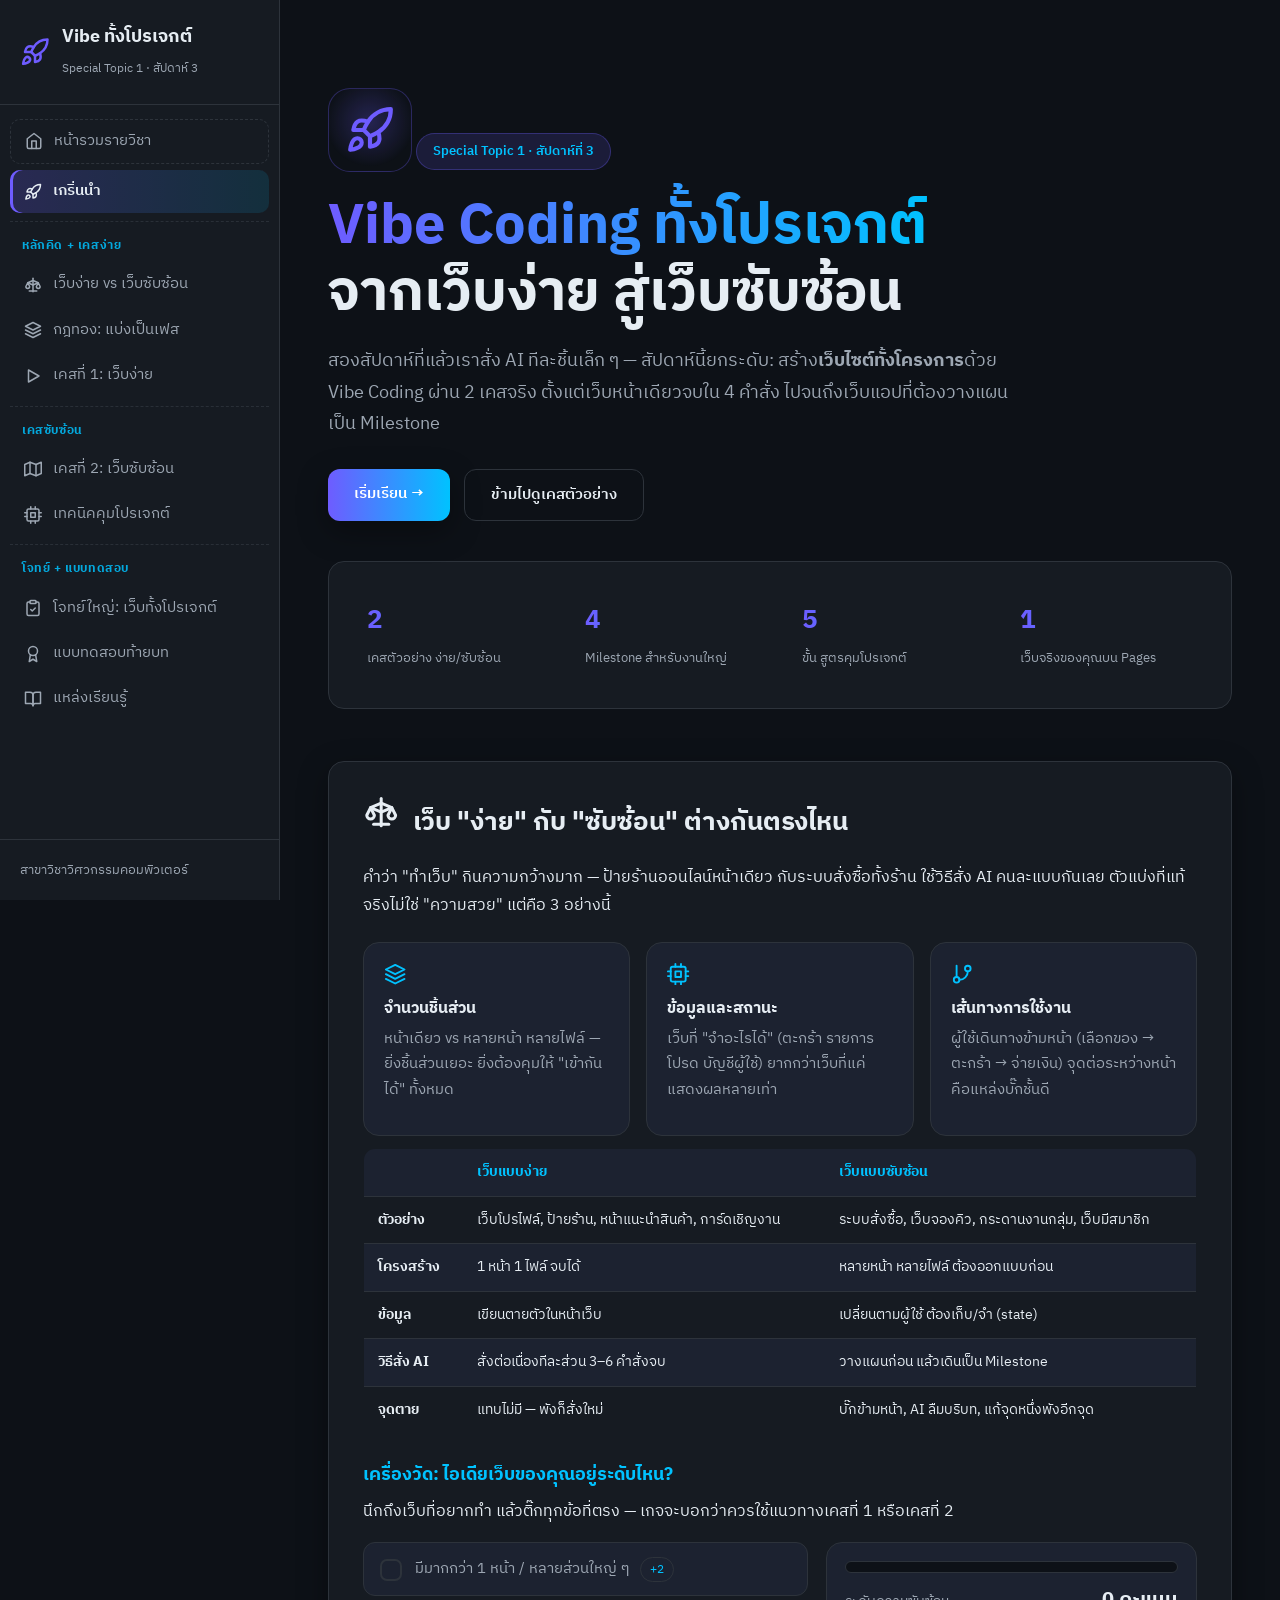
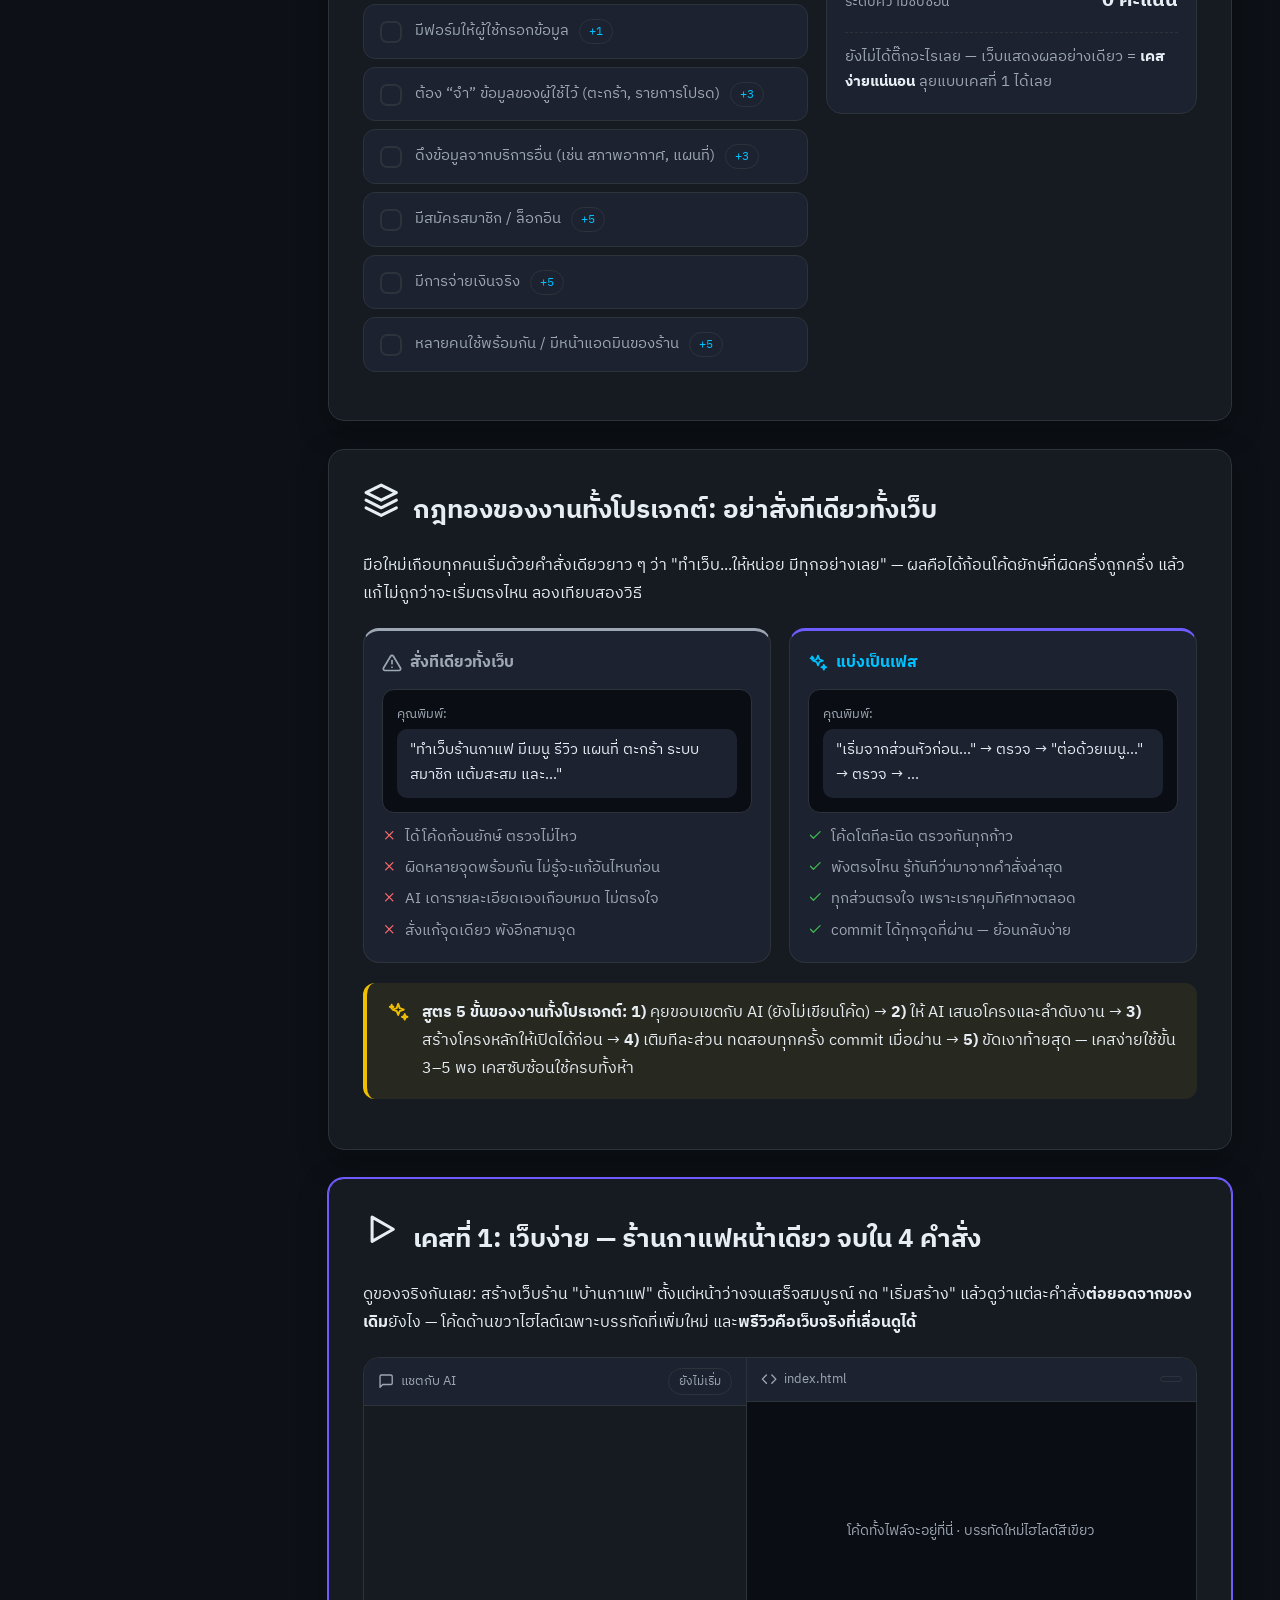
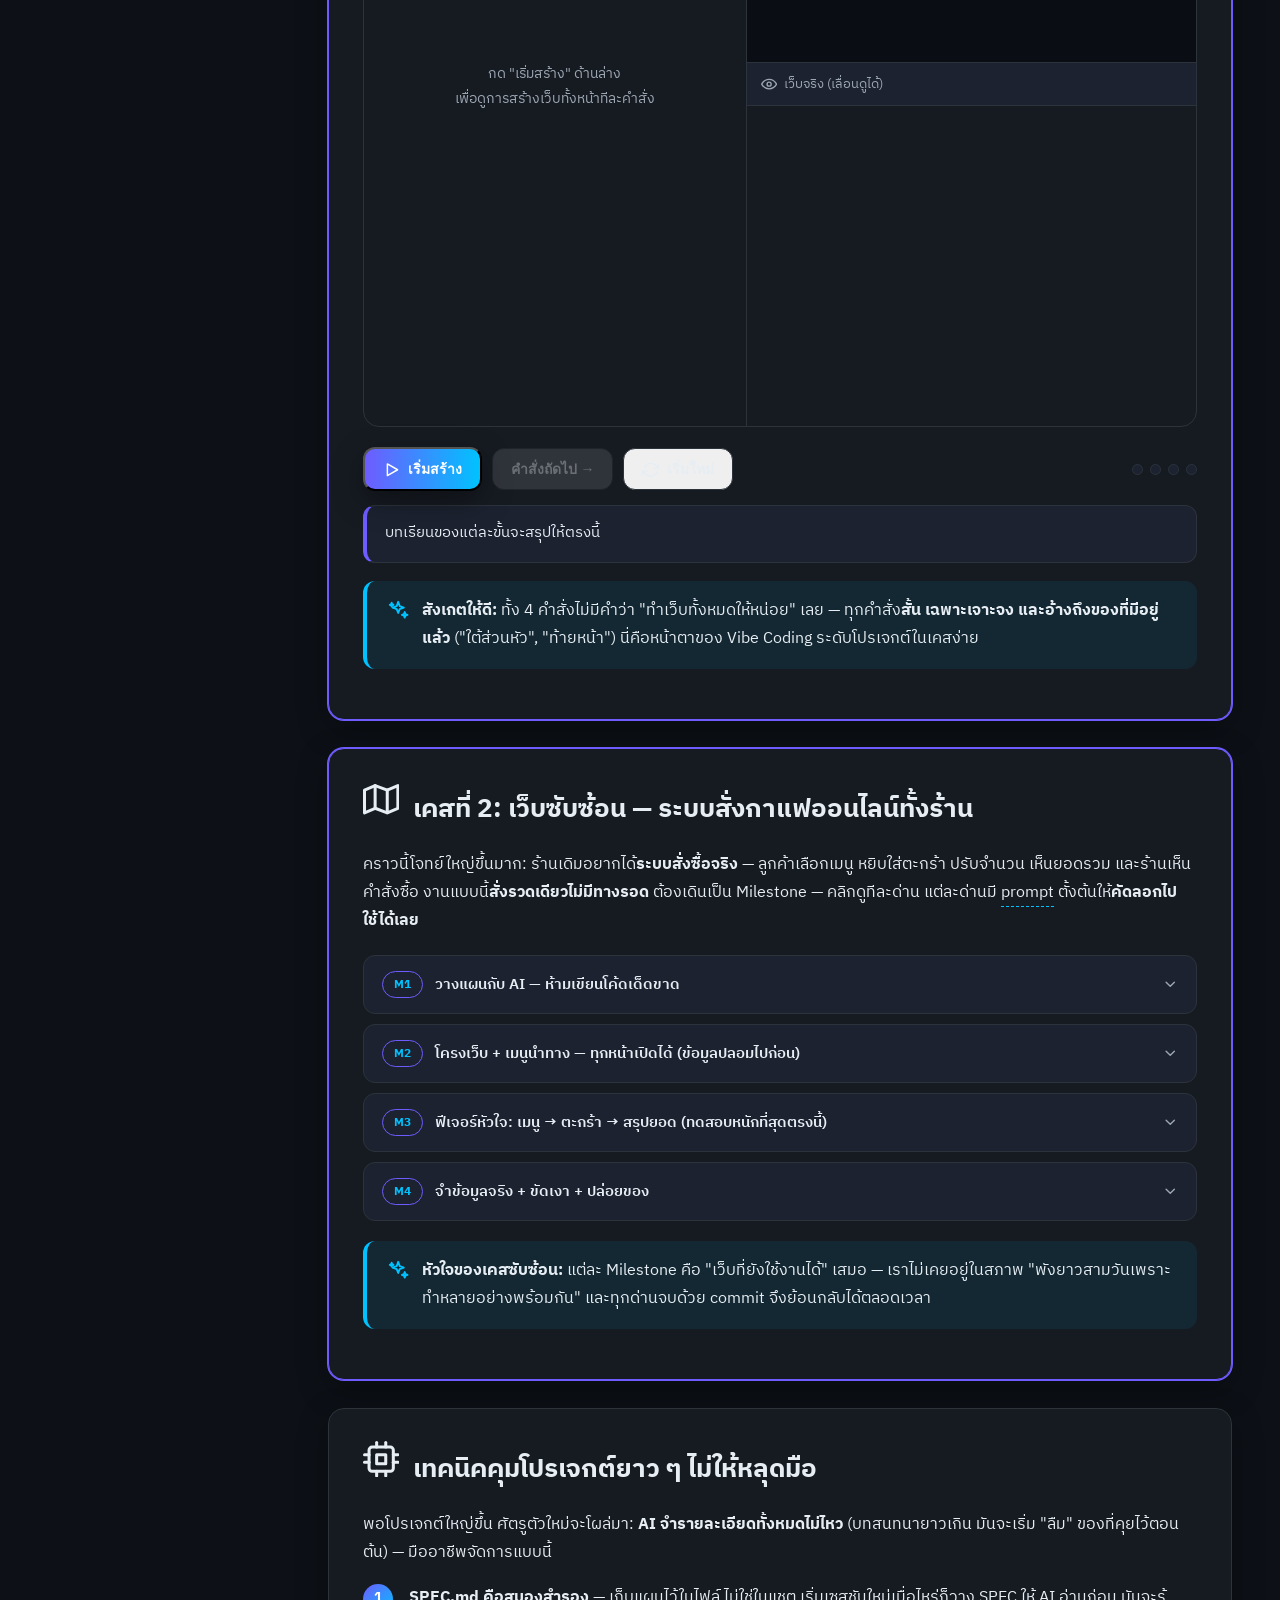
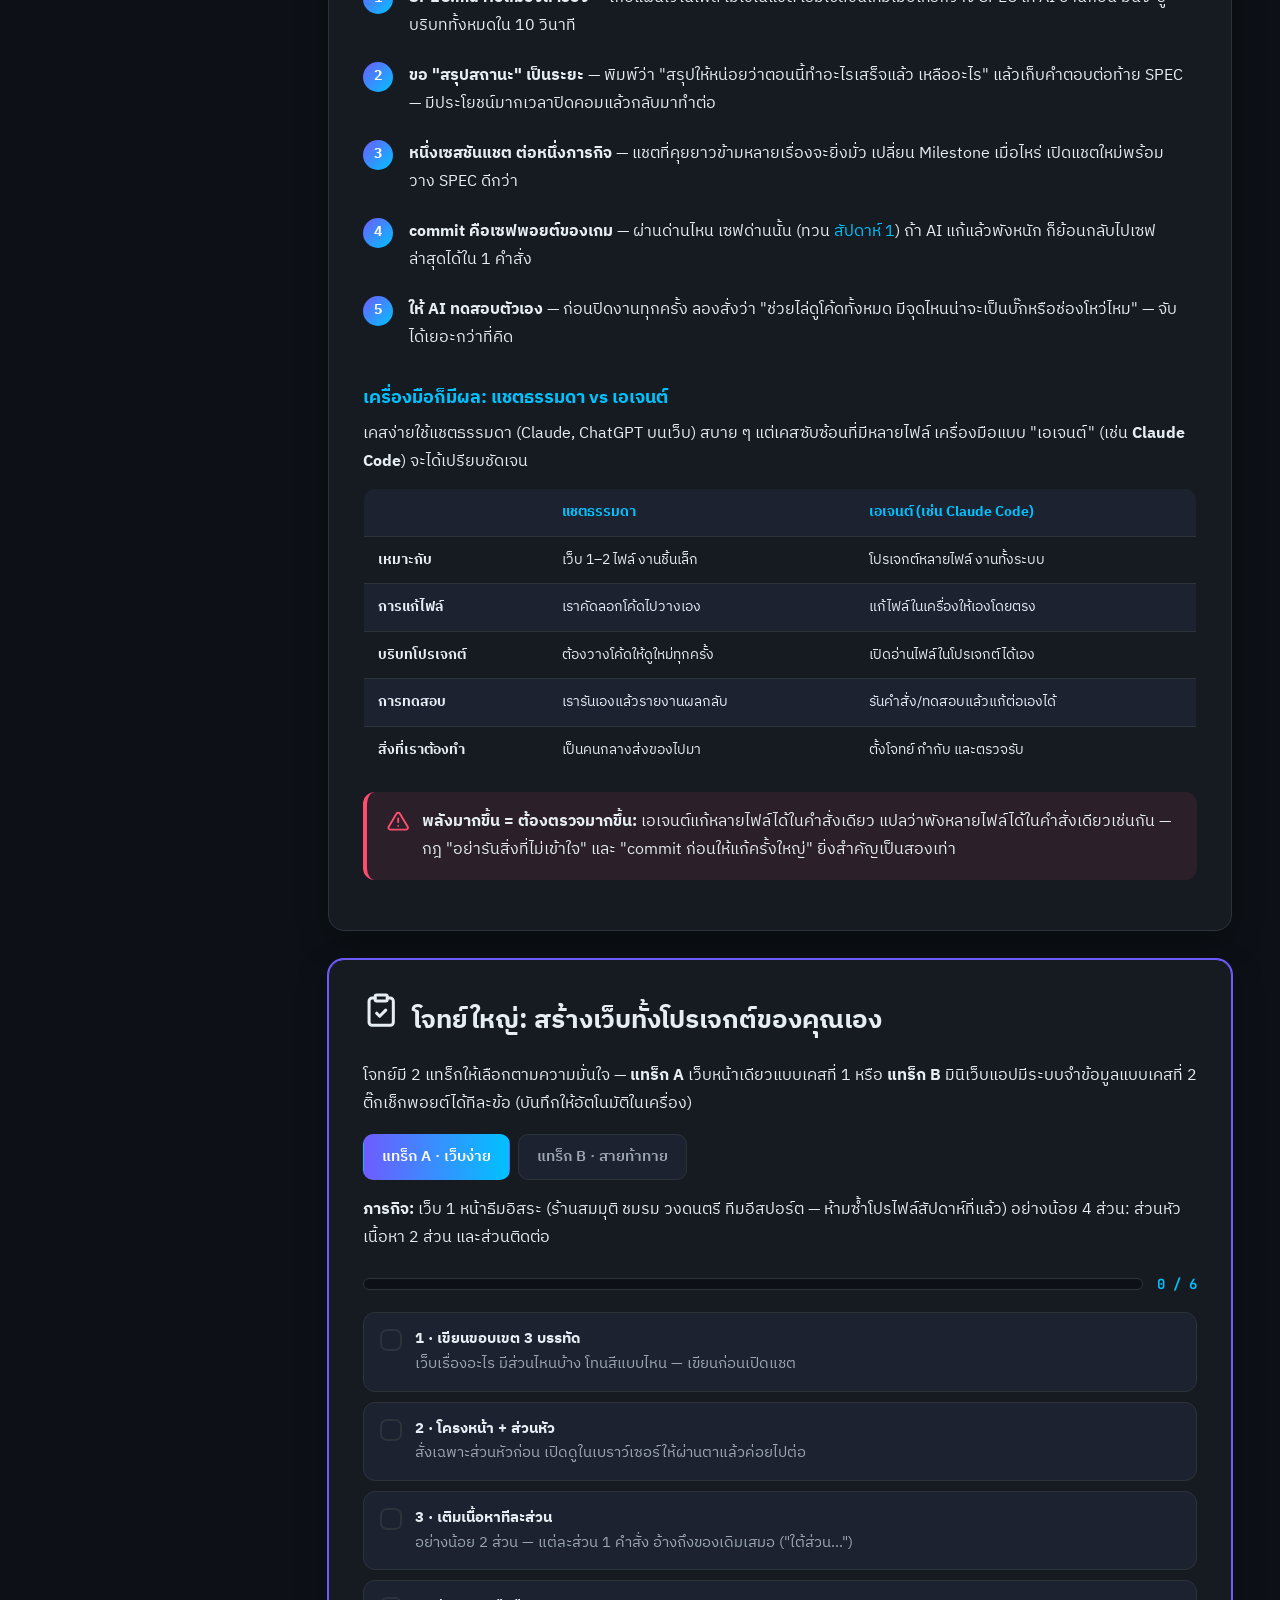
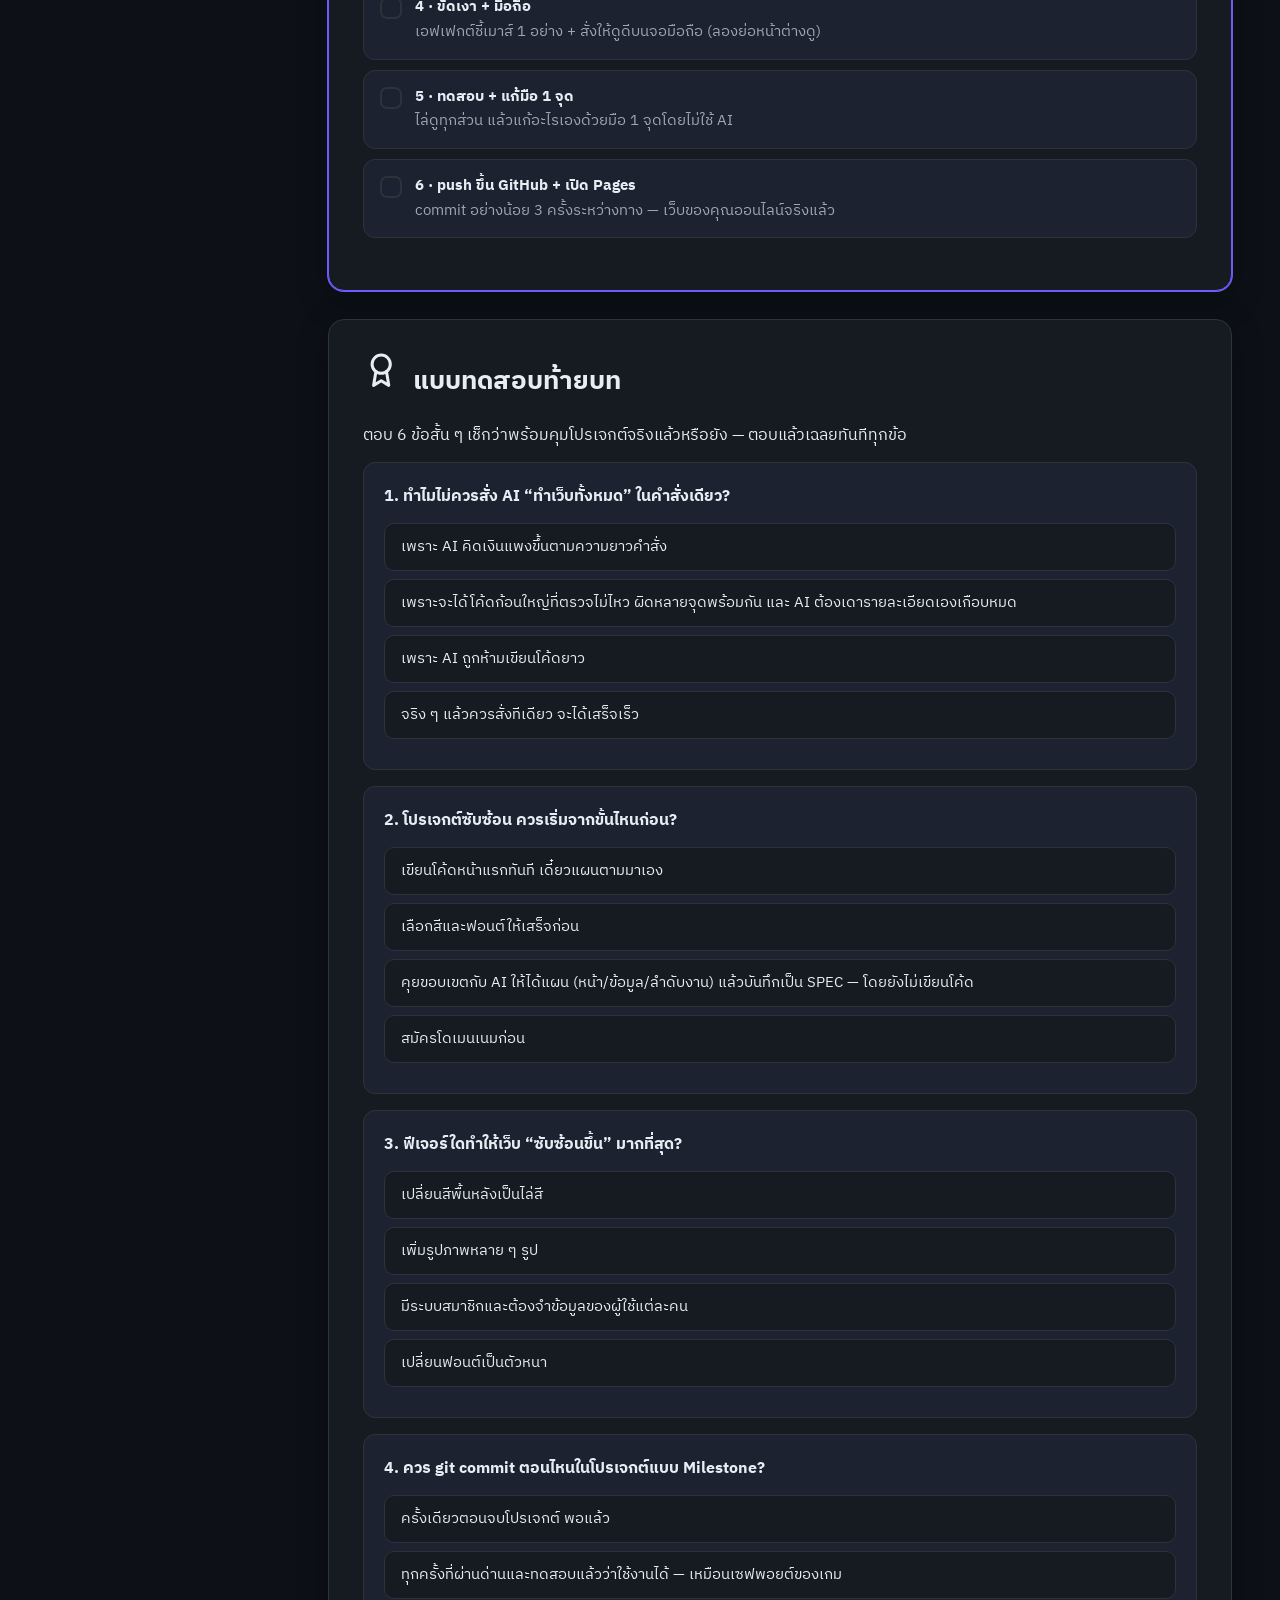
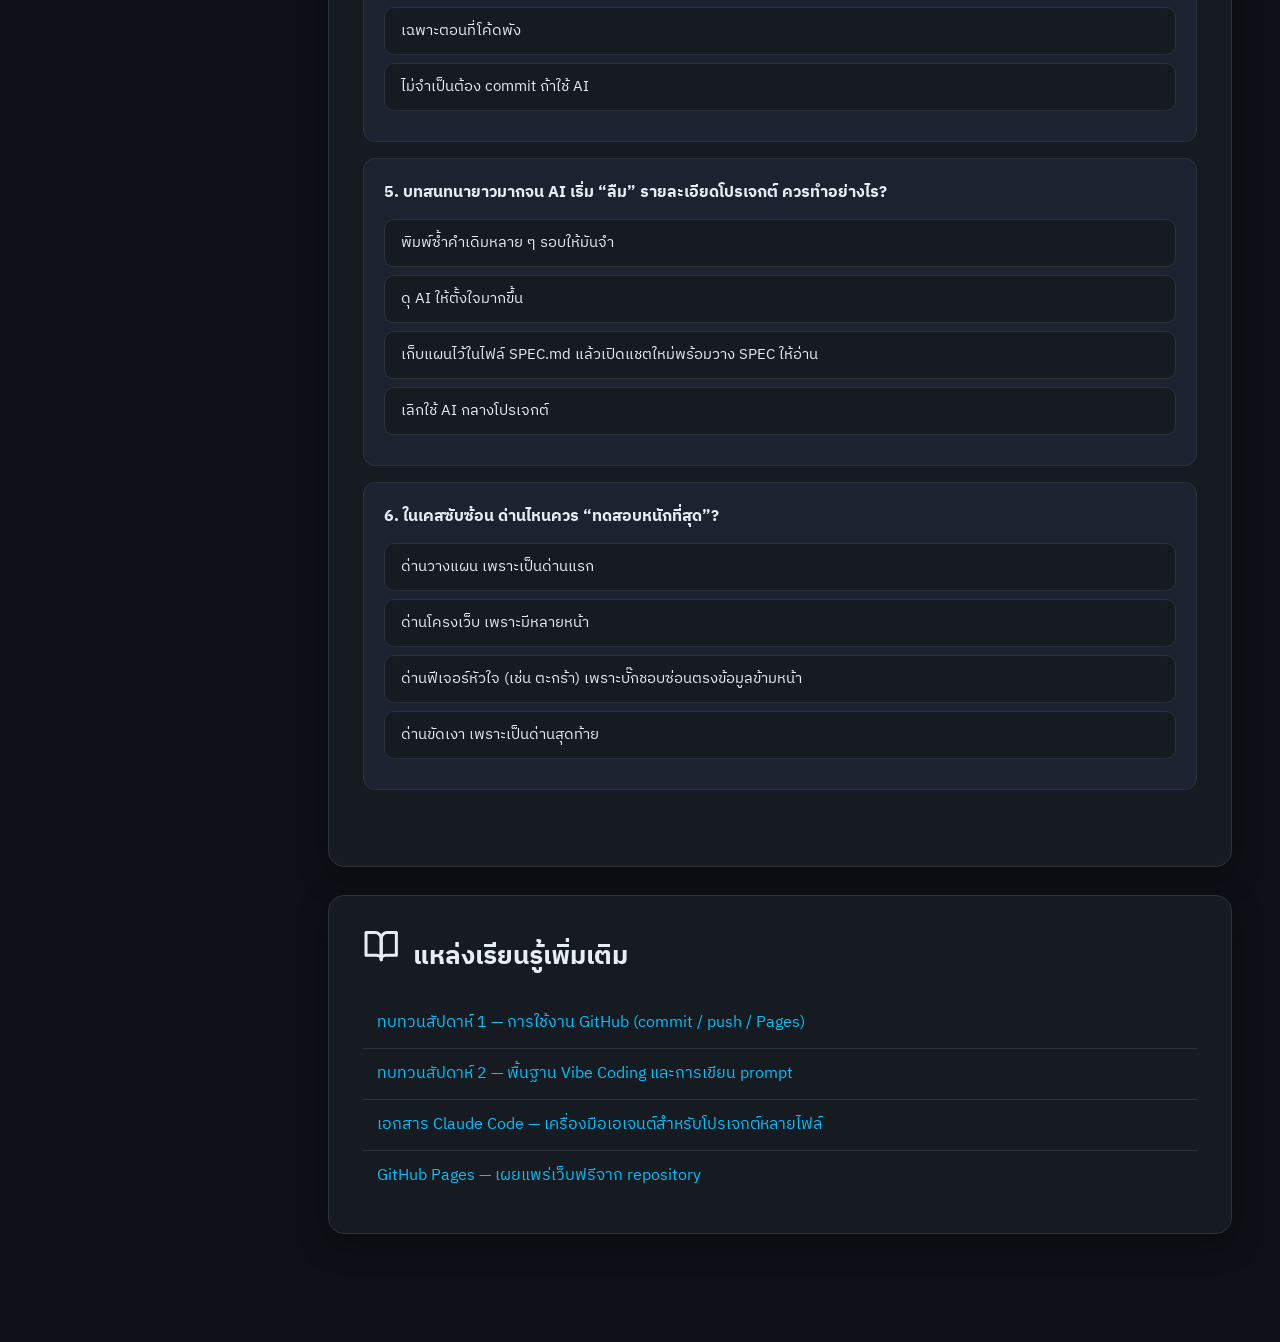
<file: week03.html>
<!DOCTYPE html>
<html lang="th">
<head>
  <meta charset="UTF-8" />
  <meta name="viewport" content="width=device-width, initial-scale=1.0" />
  <title>Vibe Coding ทั้งโปรเจกต์ — เว็บง่ายถึงซับซ้อน | Special Topic 1 - วิศวกรรมคอมพิวเตอร์</title>
  <meta name="description" content="สื่อการสอนเรื่องการใช้ Vibe Coding สร้างเว็บไซต์ทั้งโปรเจกต์ ตั้งแต่เว็บหน้าเดียวแบบง่าย ไปจนถึงเว็บแอปซับซ้อนที่ต้องวางแผนเป็น Milestone" />
  <link rel="preconnect" href="https://fonts.googleapis.com" />
  <link rel="preconnect" href="https://fonts.gstatic.com" crossorigin />
  <link href="https://fonts.googleapis.com/css2?family=IBM+Plex+Sans+Thai:wght@400;500;600;700&family=JetBrains+Mono:wght@400;500&display=swap" rel="stylesheet" />
  <link rel="stylesheet" href="style.css?v=4" />
</head>
<body>

  <!-- ===== SVG sprite ===== -->
  <svg width="0" height="0" style="position:absolute" aria-hidden="true">
    <defs>
      <symbol id="i-github" viewBox="0 0 24 24"><path fill="currentColor" stroke="none" d="M12 .5C5.37.5 0 5.78 0 12.29c0 5.21 3.44 9.63 8.21 11.19.6.11.82-.26.82-.57 0-.28-.01-1.02-.02-2-3.34.71-4.04-1.58-4.04-1.58-.55-1.36-1.34-1.73-1.34-1.73-1.09-.73.08-.72.08-.72 1.2.09 1.84 1.22 1.84 1.22 1.07 1.8 2.81 1.28 3.5.98.11-.76.42-1.28.76-1.58-2.67-.3-5.47-1.31-5.47-5.83 0-1.29.46-2.34 1.24-3.16-.12-.3-.54-1.5.12-3.12 0 0 1-.32 3.3 1.21.96-.26 1.98-.39 3-.4 1.02.01 2.04.14 3 .4 2.29-1.53 3.29-1.21 3.29-1.21.66 1.62.24 2.82.12 3.12.77.82 1.23 1.87 1.23 3.16 0 4.53-2.81 5.53-5.49 5.82.43.37.81 1.1.81 2.22 0 1.6-.01 2.89-.01 3.29 0 .31.22.69.83.57A12.02 12.02 0 0 0 24 12.29C24 5.78 18.63.5 12 .5z"/></symbol>
      <symbol id="i-home" viewBox="0 0 24 24"><path d="M3 9l9-7 9 7v11a2 2 0 0 1-2 2H5a2 2 0 0 1-2-2z"/><polyline points="9 22 9 12 15 12 15 22"/></symbol>
      <symbol id="i-sparkles" viewBox="0 0 24 24"><path d="M12 3l1.6 4.6L18 9.2l-4.4 1.6L12 15l-1.6-4.2L6 9.2l4.4-1.6z"/><path d="M19 14l.8 2.2L22 17l-2.2.8L19 20l-.8-2.2L16 17l2.2-.8z"/><path d="M5 4l.6 1.6L7 6.2l-1.4.6L5 8l-.6-1.2L3 6.2l1.4-.6z"/></symbol>
      <symbol id="i-rocket" viewBox="0 0 24 24"><path d="M4.5 16.5c-1.5 1.26-2 5-2 5s3.74-.5 5-2c.71-.84.7-2.13-.09-2.91a2.18 2.18 0 0 0-2.91-.09z"/><path d="m12 15-3-3a22 22 0 0 1 2-3.95A12.88 12.88 0 0 1 22 2c0 2.72-.78 7.5-6 11a22.35 22.35 0 0 1-4 2z"/><path d="M9 12H4s.55-3.03 2-4c1.62-1.08 5 0 5 0"/><path d="M12 15v5s3.03-.55 4-2c1.08-1.62 0-5 0-5"/></symbol>
      <symbol id="i-help" viewBox="0 0 24 24"><circle cx="12" cy="12" r="10"/><path d="M9.09 9a3 3 0 0 1 5.83 1c0 2-3 3-3 3"/><line x1="12" y1="17" x2="12.01" y2="17"/></symbol>
      <symbol id="i-balance" viewBox="0 0 24 24"><line x1="12" y1="3" x2="12" y2="21"/><path d="M12 6l-7 3 7 3 7-3z" fill="none"/><path d="M5 9l-2.5 5a2.5 2.5 0 0 0 5 0z"/><path d="M19 9l-2.5 5a2.5 2.5 0 0 0 5 0z"/><line x1="7" y1="20" x2="17" y2="20"/></symbol>
      <symbol id="i-play" viewBox="0 0 24 24"><polygon points="6 4 20 12 6 20 6 4"/></symbol>
      <symbol id="i-refresh" viewBox="0 0 24 24"><polyline points="23 4 23 10 17 10"/><polyline points="1 20 1 14 7 14"/><path d="M3.51 9a9 9 0 0 1 14.85-3.36L23 10M1 14l4.64 4.36A9 9 0 0 0 20.49 15"/></symbol>
      <symbol id="i-chat" viewBox="0 0 24 24"><path d="M21 15a2 2 0 0 1-2 2H7l-4 4V5a2 2 0 0 1 2-2h14a2 2 0 0 1 2 2z"/></symbol>
      <symbol id="i-tool" viewBox="0 0 24 24"><path d="M14.7 6.3a1 1 0 0 0 0 1.4l1.6 1.6a1 1 0 0 0 1.4 0l3.77-3.77a6 6 0 0 1-7.94 7.94l-6.91 6.91a2.12 2.12 0 0 1-3-3l6.91-6.91a6 6 0 0 1 7.94-7.94l-3.76 3.76z"/></symbol>
      <symbol id="i-alert" viewBox="0 0 24 24"><path d="M10.29 3.86 1.82 18a2 2 0 0 0 1.71 3h16.94a2 2 0 0 0 1.71-3L13.71 3.86a2 2 0 0 0-3.42 0z"/><line x1="12" y1="9" x2="12" y2="13"/><line x1="12" y1="17" x2="12.01" y2="17"/></symbol>
      <symbol id="i-tool2" viewBox="0 0 24 24"><path d="M12 20h9"/><path d="M16.5 3.5a2.12 2.12 0 0 1 3 3L7 19l-4 1 1-4z"/></symbol>
      <symbol id="i-book" viewBox="0 0 24 24"><path d="M2 3h6a4 4 0 0 1 4 4v14a3 3 0 0 0-3-3H2z"/><path d="M22 3h-6a4 4 0 0 0-4 4v14a3 3 0 0 1 3-3h7z"/></symbol>
      <symbol id="i-check" viewBox="0 0 24 24"><polyline points="20 6 9 17 4 12"/></symbol>
      <symbol id="i-x" viewBox="0 0 24 24"><line x1="18" y1="6" x2="6" y2="18"/><line x1="6" y1="6" x2="18" y2="18"/></symbol>
      <symbol id="i-menu" viewBox="0 0 24 24"><line x1="3" y1="12" x2="21" y2="12"/><line x1="3" y1="6" x2="21" y2="6"/><line x1="3" y1="18" x2="21" y2="18"/></symbol>
      <symbol id="i-arrow-up" viewBox="0 0 24 24"><line x1="12" y1="19" x2="12" y2="5"/><polyline points="5 12 12 5 19 12"/></symbol>
      <symbol id="i-eye" viewBox="0 0 24 24"><path d="M1 12s4-7 11-7 11 7 11 7-4 7-11 7-11-7-11-7z"/><circle cx="12" cy="12" r="3"/></symbol>
      <symbol id="i-cpu" viewBox="0 0 24 24"><rect x="4" y="4" width="16" height="16" rx="2"/><rect x="9" y="9" width="6" height="6"/><line x1="9" y1="1" x2="9" y2="4"/><line x1="15" y1="1" x2="15" y2="4"/><line x1="9" y1="20" x2="9" y2="23"/><line x1="15" y1="20" x2="15" y2="23"/><line x1="20" y1="9" x2="23" y2="9"/><line x1="20" y1="14" x2="23" y2="14"/><line x1="1" y1="9" x2="4" y2="9"/><line x1="1" y1="14" x2="4" y2="14"/></symbol>
      <symbol id="i-terminal" viewBox="0 0 24 24"><polyline points="4 17 10 11 4 5"/><line x1="12" y1="19" x2="20" y2="19"/></symbol>
      <symbol id="i-branch" viewBox="0 0 24 24"><line x1="6" y1="3" x2="6" y2="15"/><circle cx="18" cy="6" r="3"/><circle cx="6" cy="18" r="3"/><path d="M18 9a9 9 0 0 1-9 9"/></symbol>
      <symbol id="i-code" viewBox="0 0 24 24"><polyline points="16 18 22 12 16 6"/><polyline points="8 6 2 12 8 18"/></symbol>
      <symbol id="i-zap" viewBox="0 0 24 24"><polygon points="13 2 3 14 12 14 11 22 21 10 12 10 13 2"/></symbol>
      <symbol id="i-award" viewBox="0 0 24 24"><circle cx="12" cy="8" r="6"/><path d="M15.477 12.89 17 22l-5-3-5 3 1.523-9.11"/></symbol>
      <symbol id="i-clock" viewBox="0 0 24 24"><circle cx="12" cy="12" r="10"/><polyline points="12 6 12 12 16 14"/></symbol>
      <symbol id="i-layers" viewBox="0 0 24 24"><polygon points="12 2 2 7 12 12 22 7 12 2"/><polyline points="2 17 12 22 22 17"/><polyline points="2 12 12 17 22 12"/></symbol>
      <symbol id="i-clipboard" viewBox="0 0 24 24"><rect x="8" y="2" width="8" height="4" rx="1"/><path d="M16 4h2a2 2 0 0 1 2 2v14a2 2 0 0 1-2 2H6a2 2 0 0 1-2-2V6a2 2 0 0 1 2-2h2"/><path d="m9 14 2 2 4-4"/></symbol>
      <symbol id="i-map" viewBox="0 0 24 24"><polygon points="1 6 8 3 16 6 23 3 23 18 16 21 8 18 1 21"/><line x1="8" y1="3" x2="8" y2="18"/><line x1="16" y1="6" x2="16" y2="21"/></symbol>
      <symbol id="i-chev" viewBox="0 0 24 24"><polyline points="6 9 12 15 18 9"/></symbol>
      <symbol id="i-flag" viewBox="0 0 24 24"><path d="M4 15s1-1 4-1 5 2 8 2 4-1 4-1V3s-1 1-4 1-5-2-8-2-4 1-4 1z"/><line x1="4" y1="22" x2="4" y2="15"/></symbol>
    </defs>
  </svg>

  <!-- ===== Top progress bar ===== -->
  <div class="progress-bar" id="progressBar"></div>

  <!-- ===== Mobile menu button ===== -->
  <button class="menu-toggle" id="menuToggle" aria-label="เปิด/ปิดเมนู">
    <svg class="icon"><use href="#i-menu"></use></svg>
  </button>

  <!-- ===== Sidebar navigation ===== -->
  <aside class="sidebar" id="sidebar">
    <a class="sidebar-brand" href="index.html" title="กลับหน้ารวมรายวิชา">
      <span class="brand-icon brand-vibe"><svg class="icon"><use href="#i-rocket"></use></svg></span>
      <div>
        <strong>Vibe ทั้งโปรเจกต์</strong>
        <small>Special Topic 1 · สัปดาห์ 3</small>
      </div>
    </a>
    <nav class="sidebar-nav">
      <a href="index.html" class="nav-link nav-home"><svg class="icon"><use href="#i-home"></use></svg> หน้ารวมรายวิชา</a>
      <a href="#home" class="nav-link active"><svg class="icon"><use href="#i-rocket"></use></svg> เกริ่นนำ</a>
      <div class="nav-sec">หลักคิด + เคสง่าย</div>
      <a href="#scale" class="nav-link"><svg class="icon"><use href="#i-balance"></use></svg> เว็บง่าย vs เว็บซับซ้อน</a>
      <a href="#phases" class="nav-link"><svg class="icon"><use href="#i-layers"></use></svg> กฎทอง: แบ่งเป็นเฟส</a>
      <a href="#simple" class="nav-link"><svg class="icon"><use href="#i-play"></use></svg> เคสที่ 1: เว็บง่าย</a>
      <div class="nav-sec">เคสซับซ้อน</div>
      <a href="#complex" class="nav-link"><svg class="icon"><use href="#i-map"></use></svg> เคสที่ 2: เว็บซับซ้อน</a>
      <a href="#control" class="nav-link"><svg class="icon"><use href="#i-cpu"></use></svg> เทคนิคคุมโปรเจกต์</a>
      <div class="nav-sec">โจทย์ + แบบทดสอบ</div>
      <a href="#workshop" class="nav-link"><svg class="icon"><use href="#i-clipboard"></use></svg> โจทย์ใหญ่: เว็บทั้งโปรเจกต์</a>
      <a href="#quiz" class="nav-link"><svg class="icon"><use href="#i-award"></use></svg> แบบทดสอบท้ายบท</a>
      <a href="#resources" class="nav-link"><svg class="icon"><use href="#i-book"></use></svg> แหล่งเรียนรู้</a>
    </nav>
    <div class="sidebar-footer">
      <small>สาขาวิชาวิศวกรรมคอมพิวเตอร์</small>
    </div>
  </aside>

  <div class="overlay" id="overlay"></div>

  <!-- ===== Main content ===== -->
  <main class="content">

    <!-- HOME -->
    <section id="home" class="hero hero-vibe">
      <span class="hero-logo hero-logo-vibe"><svg class="icon"><use href="#i-rocket"></use></svg></span>
      <div class="hero-badge">Special Topic 1 · สัปดาห์ที่ 3</div>
      <h1><span class="grad">Vibe Coding ทั้งโปรเจกต์</span><br />จากเว็บง่าย สู่เว็บซับซ้อน</h1>
      <p class="hero-sub">
        สองสัปดาห์ที่แล้วเราสั่ง AI ทีละชิ้นเล็ก ๆ — สัปดาห์นี้ยกระดับ:
        สร้าง<b>เว็บไซต์ทั้งโครงการ</b>ด้วย Vibe Coding ผ่าน 2 เคสจริง
        ตั้งแต่เว็บหน้าเดียวจบใน 4 คำสั่ง ไปจนถึงเว็บแอปที่ต้องวางแผนเป็น Milestone
      </p>
      <div class="hero-actions">
        <a href="#scale" class="btn btn-primary">เริ่มเรียน →</a>
        <a href="#simple" class="btn btn-ghost">ข้ามไปดูเคสตัวอย่าง</a>
      </div>
      <div class="hero-stats">
        <div class="stat"><strong>2</strong><span>เคสตัวอย่าง ง่าย/ซับซ้อน</span></div>
        <div class="stat"><strong>4</strong><span>Milestone สำหรับงานใหญ่</span></div>
        <div class="stat"><strong>5</strong><span>ขั้น สูตรคุมโปรเจกต์</span></div>
        <div class="stat"><strong>1</strong><span>เว็บจริงของคุณบน Pages</span></div>
      </div>
    </section>


    <!-- SCALE: simple vs complex + decision helper -->
    <section id="scale" class="card">
      <h2><svg class="icon icon-lg"><use href="#i-balance"></use></svg> เว็บ "ง่าย" กับ "ซับซ้อน" ต่างกันตรงไหน</h2>
      <p>
        คำว่า "ทำเว็บ" กินความกว้างมาก — ป้ายร้านออนไลน์หน้าเดียว กับระบบสั่งซื้อทั้งร้าน
        ใช้วิธีสั่ง AI คนละแบบกันเลย ตัวแบ่งที่แท้จริงไม่ใช่ "ความสวย" แต่คือ 3 อย่างนี้
      </p>

      <div class="mini-cards">
        <div class="mini-card">
          <span class="mini-ico"><svg class="icon icon-lg"><use href="#i-layers"></use></svg></span>
          <h3>จำนวนชิ้นส่วน</h3>
          <p>หน้าเดียว vs หลายหน้า หลายไฟล์ — ยิ่งชิ้นส่วนเยอะ ยิ่งต้องคุมให้ "เข้ากันได้" ทั้งหมด</p>
        </div>
        <div class="mini-card">
          <span class="mini-ico"><svg class="icon icon-lg"><use href="#i-cpu"></use></svg></span>
          <h3>ข้อมูลและสถานะ</h3>
          <p>เว็บที่ "จำอะไรได้" (ตะกร้า รายการโปรด บัญชีผู้ใช้) ยากกว่าเว็บที่แค่แสดงผลหลายเท่า</p>
        </div>
        <div class="mini-card">
          <span class="mini-ico"><svg class="icon icon-lg"><use href="#i-branch"></use></svg></span>
          <h3>เส้นทางการใช้งาน</h3>
          <p>ผู้ใช้เดินทางข้ามหน้า (เลือกของ → ตะกร้า → จ่ายเงิน) จุดต่อระหว่างหน้าคือแหล่งบั๊กชั้นดี</p>
        </div>
      </div>

      <table class="cmp-table">
        <thead><tr><th>&nbsp;</th><th>เว็บแบบง่าย</th><th>เว็บแบบซับซ้อน</th></tr></thead>
        <tbody>
          <tr><td>ตัวอย่าง</td><td>เว็บโปรไฟล์, ป้ายร้าน, หน้าแนะนำสินค้า, การ์ดเชิญงาน</td><td>ระบบสั่งซื้อ, เว็บจองคิว, กระดานงานกลุ่ม, เว็บมีสมาชิก</td></tr>
          <tr><td>โครงสร้าง</td><td>1 หน้า 1 ไฟล์ จบได้</td><td>หลายหน้า หลายไฟล์ ต้องออกแบบก่อน</td></tr>
          <tr><td>ข้อมูล</td><td>เขียนตายตัวในหน้าเว็บ</td><td>เปลี่ยนตามผู้ใช้ ต้องเก็บ/จำ (state)</td></tr>
          <tr><td>วิธีสั่ง AI</td><td>สั่งต่อเนื่องทีละส่วน 3–6 คำสั่งจบ</td><td>วางแผนก่อน แล้วเดินเป็น Milestone</td></tr>
          <tr><td>จุดตาย</td><td>แทบไม่มี — พังก็สั่งใหม่</td><td>บั๊กข้ามหน้า, AI ลืมบริบท, แก้จุดหนึ่งพังอีกจุด</td></tr>
        </tbody>
      </table>

      <h3 class="sub-h">เครื่องวัด: ไอเดียเว็บของคุณอยู่ระดับไหน?</h3>
      <p>นึกถึงเว็บที่อยากทำ แล้วติ๊กทุกข้อที่ตรง — เกจจะบอกว่าควรใช้แนวทางเคสที่ 1 หรือเคสที่ 2</p>
      <div class="dh" id="dhWidget">
        <div class="dh-list" id="dhList"><!-- injected by week03.js --></div>
        <div class="dh-result">
          <div class="coach-meter"><div class="coach-fill" id="dhFill"></div></div>
          <div class="coach-score-row">
            <span class="coach-score-label">ระดับความซับซ้อน</span>
            <span class="coach-score-val" id="dhScore">0 คะแนน</span>
          </div>
          <div class="dh-verdict" id="dhVerdict">ยังไม่ได้ติ๊กอะไรเลย — เว็บแสดงผลอย่างเดียว = เคสง่ายแน่นอน</div>
        </div>
      </div>
    </section>

    <!-- PHASES: golden rule -->
    <section id="phases" class="card">
      <h2><svg class="icon icon-lg"><use href="#i-layers"></use></svg> กฎทองของงานทั้งโปรเจกต์: อย่าสั่งทีเดียวทั้งเว็บ</h2>
      <p>
        มือใหม่เกือบทุกคนเริ่มด้วยคำสั่งเดียวยาว ๆ ว่า "ทำเว็บ...ให้หน่อย มีทุกอย่างเลย" —
        ผลคือได้ก้อนโค้ดยักษ์ที่ผิดครึ่งถูกครึ่ง แล้วแก้ไม่ถูกว่าจะเริ่มตรงไหน ลองเทียบสองวิธี
      </p>

      <div class="compare-grid">
        <div class="compare-col compare-old">
          <div class="compare-head"><svg class="icon"><use href="#i-alert"></use></svg> สั่งทีเดียวทั้งเว็บ</div>
          <div class="compare-prompt">
            <div class="cp-who">คุณพิมพ์:</div>
            <div class="cp-msg">"ทำเว็บร้านกาแฟ มีเมนู รีวิว แผนที่ ตะกร้า ระบบสมาชิก แต้มสะสม และ..."</div>
          </div>
          <ul class="compare-list">
            <li><svg class="icon"><use href="#i-x"></use></svg> ได้โค้ดก้อนยักษ์ ตรวจไม่ไหว</li>
            <li><svg class="icon"><use href="#i-x"></use></svg> ผิดหลายจุดพร้อมกัน ไม่รู้จะแก้อันไหนก่อน</li>
            <li><svg class="icon"><use href="#i-x"></use></svg> AI เดารายละเอียดเองเกือบหมด ไม่ตรงใจ</li>
            <li><svg class="icon"><use href="#i-x"></use></svg> สั่งแก้จุดเดียว พังอีกสามจุด</li>
          </ul>
        </div>
        <div class="compare-col compare-new">
          <div class="compare-head"><svg class="icon"><use href="#i-sparkles"></use></svg> แบ่งเป็นเฟส</div>
          <div class="compare-prompt">
            <div class="cp-who">คุณพิมพ์:</div>
            <div class="cp-msg">"เริ่มจากส่วนหัวก่อน..." → ตรวจ → "ต่อด้วยเมนู..." → ตรวจ → ...</div>
          </div>
          <ul class="compare-list">
            <li><svg class="icon"><use href="#i-check"></use></svg> โค้ดโตทีละนิด ตรวจทันทุกก้าว</li>
            <li><svg class="icon"><use href="#i-check"></use></svg> พังตรงไหน รู้ทันทีว่ามาจากคำสั่งล่าสุด</li>
            <li><svg class="icon"><use href="#i-check"></use></svg> ทุกส่วนตรงใจ เพราะเราคุมทิศทางตลอด</li>
            <li><svg class="icon"><use href="#i-check"></use></svg> commit ได้ทุกจุดที่ผ่าน — ย้อนกลับง่าย</li>
          </ul>
        </div>
      </div>

      <div class="callout callout-tip">
        <svg class="icon icon-lg"><use href="#i-sparkles"></use></svg>
        <div><b>สูตร 5 ขั้นของงานทั้งโปรเจกต์:</b>
        <b>1)</b> คุยขอบเขตกับ AI (ยังไม่เขียนโค้ด) →
        <b>2)</b> ให้ AI เสนอโครงและลำดับงาน →
        <b>3)</b> สร้างโครงหลักให้เปิดได้ก่อน →
        <b>4)</b> เติมทีละส่วน ทดสอบทุกครั้ง commit เมื่อผ่าน →
        <b>5)</b> ขัดเงาท้ายสุด — เคสง่ายใช้ขั้น 3–5 พอ เคสซับซ้อนใช้ครบทั้งห้า</div>
      </div>
    </section>

    <!-- CASE 1: SIMPLE -->
    <section id="simple" class="card highlight-card">
      <h2><svg class="icon icon-lg"><use href="#i-play"></use></svg> เคสที่ 1: เว็บง่าย — ร้านกาแฟหน้าเดียว จบใน 4 คำสั่ง</h2>
      <p>
        ดูของจริงกันเลย: สร้างเว็บร้าน "บ้านกาแฟ" ตั้งแต่หน้าว่างจนเสร็จสมบูรณ์
        กด "เริ่มสร้าง" แล้วดูว่าแต่ละคำสั่ง<b>ต่อยอดจากของเดิม</b>ยังไง —
        โค้ดด้านขวาไฮไลต์เฉพาะบรรทัดที่เพิ่มใหม่ และ<b>พรีวิวคือเว็บจริงที่เลื่อนดูได้</b>
      </p>

      <div class="vs2 bt" id="bt">
        <div class="vs2-chat">
          <div class="vs2-pane-head">
            <svg class="icon"><use href="#i-chat"></use></svg> แชตกับ AI
            <span class="vs2-turn" id="btTurn">ยังไม่เริ่ม</span>
          </div>
          <div class="vs2-msgs" id="btMsgs">
            <div class="vs2-empty" id="btEmpty">กด "เริ่มสร้าง" ด้านล่าง<br />เพื่อดูการสร้างเว็บทั้งหน้าทีละคำสั่ง</div>
          </div>
        </div>
        <div class="vs2-right">
          <div class="vs2-pane-head">
            <svg class="icon"><use href="#i-code"></use></svg> index.html
            <span class="vs2-ver" id="btVer"></span>
          </div>
          <div class="vs2-code" id="btCode">
            <div class="vs2-code-idle">โค้ดทั้งไฟล์จะอยู่ที่นี่ · บรรทัดใหม่ไฮไลต์สีเขียว</div>
          </div>
          <div class="vs2-pane-head vs2-prev-head">
            <svg class="icon"><use href="#i-eye"></use></svg> เว็บจริง (เลื่อนดูได้)
          </div>
          <iframe class="vs2-preview" id="btPreview" title="เว็บร้านกาแฟที่กำลังสร้าง" sandbox="allow-scripts"></iframe>
        </div>
      </div>

      <div class="vs2-controls">
        <button class="btn btn-primary btn-sm" id="btStart"><svg class="icon"><use href="#i-play"></use></svg> เริ่มสร้าง</button>
        <button class="btn btn-ghost btn-sm" id="btNext" disabled>คำสั่งถัดไป →</button>
        <button class="btn btn-ghost btn-sm" id="btReset"><svg class="icon"><use href="#i-refresh"></use></svg> เริ่มใหม่</button>
        <div class="vs2-dots" id="btDots" aria-hidden="true"></div>
      </div>
      <div class="vs2-lesson" id="btLesson">บทเรียนของแต่ละขั้นจะสรุปให้ตรงนี้</div>

      <div class="callout callout-info">
        <svg class="icon icon-lg"><use href="#i-sparkles"></use></svg>
        <div><b>สังเกตให้ดี:</b> ทั้ง 4 คำสั่งไม่มีคำว่า "ทำเว็บทั้งหมดให้หน่อย" เลย —
        ทุกคำสั่ง<b>สั้น เฉพาะเจาะจง และอ้างถึงของที่มีอยู่แล้ว</b> ("ใต้ส่วนหัว", "ท้ายหน้า")
        นี่คือหน้าตาของ Vibe Coding ระดับโปรเจกต์ในเคสง่าย</div>
      </div>
    </section>

    <!-- CASE 2: COMPLEX -->
    <section id="complex" class="card highlight-card">
      <h2><svg class="icon icon-lg"><use href="#i-map"></use></svg> เคสที่ 2: เว็บซับซ้อน — ระบบสั่งกาแฟออนไลน์ทั้งร้าน</h2>
      <p>
        คราวนี้โจทย์ใหญ่ขึ้นมาก: ร้านเดิมอยากได้<b>ระบบสั่งซื้อจริง</b> —
        ลูกค้าเลือกเมนู หยิบใส่ตะกร้า ปรับจำนวน เห็นยอดรวม และร้านเห็นคำสั่งซื้อ
        งานแบบนี้<b>สั่งรวดเดียวไม่มีทางรอด</b> ต้องเดินเป็น Milestone — คลิกดูทีละด่าน
        แต่ละด่านมี prompt ตั้งต้นให้<b>คัดลอกไปใช้ได้เลย</b>
      </p>

      <div class="acc" id="msAcc">
        <div class="acc-item">
          <button type="button" class="acc-head">
            <span class="acc-num">M1</span>
            <span class="acc-title">วางแผนกับ AI — ห้ามเขียนโค้ดเด็ดขาด</span>
            <svg class="icon acc-chev"><use href="#i-chev"></use></svg>
          </button>
          <div class="acc-body">
            <p><b>เป้าหมาย:</b> ได้ "พิมพ์เขียว" ของทั้งระบบก่อนลงมือ — มีหน้าอะไรบ้าง เก็บข้อมูลอะไร และสร้างลำดับไหนก่อนหลัง แล้วบันทึกเป็นไฟล์ <b>SPEC.md</b> ไว้ใช้อ้างอิงตลอดโปรเจกต์</p>
            <div class="pat-ex">
              <div class="pat-ex-head">prompt ตั้งต้น</div>
              <pre class="code-block"><code>ผมอยากทำเว็บสั่งกาแฟออนไลน์ของร้านเดียว ผู้ใช้เลือกเมนู
หยิบใส่ตะกร้า ปรับจำนวน และเห็นสรุปยอด — อย่าเพิ่งเขียนโค้ด
ช่วยเสนอ: (1) รายการหน้าทั้งหมด (2) ข้อมูลที่ต้องเก็บ
(3) ลำดับการสร้างทีละขั้นจากง่ายไปยาก พร้อมเหตุผล</code></pre>
              <button type="button" class="copy-btn">คัดลอก</button>
            </div>
            <p><b>เช็กก่อนผ่านด่าน:</b> อ่านแผนแล้วเข้าใจทุกข้อ · ตัดฟีเจอร์ที่ยังไม่จำเป็นออก (แต้มสะสม? ไว้ทีหลัง!) · บันทึกเป็น SPEC.md ในโปรเจกต์</p>
            <div class="callout callout-warn">
              <svg class="icon icon-lg"><use href="#i-alert"></use></svg>
              <div><b>กับดัก:</b> ข้ามด่านนี้เพราะ "อยากเห็นเว็บเร็ว ๆ" คือสาเหตุอันดับหนึ่งของโปรเจกต์พัง —
              โค้ดที่ไม่มีแผนจะมั่วตั้งแต่โครง และแก้ทีหลังแพงกว่าวางแผนก่อนเสมอ</div>
            </div>
          </div>
        </div>

        <div class="acc-item">
          <button type="button" class="acc-head">
            <span class="acc-num">M2</span>
            <span class="acc-title">โครงเว็บ + เมนูนำทาง — ทุกหน้าเปิดได้ (ข้อมูลปลอมไปก่อน)</span>
            <svg class="icon acc-chev"><use href="#i-chev"></use></svg>
          </button>
          <div class="acc-body">
            <p><b>เป้าหมาย:</b> โครงกระดูกของทั้งเว็บ — หน้าเมนู หน้าตะกร้า หน้าสรุปออเดอร์ เปิดได้ครบ มีแถบนำทางเชื่อมถึงกันหมด เนื้อหาใช้ข้อมูลตัวอย่างไปก่อน ยังไม่ต้องมีฟีเจอร์จริง</p>
            <div class="pat-ex">
              <div class="pat-ex-head">prompt ตั้งต้น</div>
              <pre class="code-block"><code>นี่คือ SPEC ของโปรเจกต์: [วางเนื้อหา SPEC.md]
ช่วยสร้าง "โครง" ก่อน: ทุกหน้าตาม SPEC เปิดได้จริง
มีแถบเมนูนำทางครบ ใช้ข้อมูลตัวอย่างไปก่อน
ยังไม่ต้องทำระบบตะกร้า — เอาแค่โครงสวย ๆ ที่คลิกได้ทั่ว</code></pre>
              <button type="button" class="copy-btn">คัดลอก</button>
            </div>
            <p><b>เช็กก่อนผ่านด่าน:</b> คลิกไปได้ครบทุกหน้า ไม่มีลิงก์ตาย · หน้าตาโดยรวมโอเค · <b>git commit "โครงเว็บครบทุกหน้า"</b></p>
            <div class="callout callout-warn">
              <svg class="icon icon-lg"><use href="#i-alert"></use></svg>
              <div><b>กับดัก:</b> อย่าใจร้อนใส่ฟีเจอร์จริงในด่านนี้ — ถ้าโครงยังขยับอยู่แล้วรีบใส่ระบบตะกร้า
              พอแก้โครงทีเดียว ฟีเจอร์พังหมดต้องทำใหม่</div>
            </div>
          </div>
        </div>

        <div class="acc-item">
          <button type="button" class="acc-head">
            <span class="acc-num">M3</span>
            <span class="acc-title">ฟีเจอร์หัวใจ: เมนู → ตะกร้า → สรุปยอด (ทดสอบหนักที่สุดตรงนี้)</span>
            <svg class="icon acc-chev"><use href="#i-chev"></use></svg>
          </button>
          <div class="acc-body">
            <p><b>เป้าหมาย:</b> เส้นทางหลักของผู้ใช้ทำงานได้จริงครบวงจร: กด "ใส่ตะกร้า" จากหน้าเมนู → ไปหน้าตะกร้าเห็นรายการ → เพิ่ม/ลดจำนวน ลบรายการ → ยอดรวมคำนวณถูก</p>
            <div class="pat-ex">
              <div class="pat-ex-head">prompt ตั้งต้น</div>
              <pre class="code-block"><code>โครงเว็บเสร็จแล้ว ต่อไปทำระบบตะกร้าตาม SPEC:
กดใส่ตะกร้าจากหน้าเมนูได้ หน้าตะกร้าแสดงรายการ
เพิ่ม/ลดจำนวน ลบรายการได้ และยอดรวมต้องคำนวณใหม่ทุกครั้ง
ทำทีละหน้า เริ่มจากปุ่ม "ใส่ตะกร้า" ก่อน</code></pre>
              <button type="button" class="copy-btn">คัดลอก</button>
            </div>
            <p><b>เช็กก่อนผ่านด่าน (ทดสอบเคสแปลก ๆ ด้วย):</b> ใส่ของชิ้นเดิมซ้ำ ๆ · ลดจำนวนจนเหลือ 0 · ลบจนตะกร้าว่าง · กดปุ่มรัว ๆ — ยอดรวมต้องถูกทุกกรณี · <b>commit เมื่อผ่าน</b></p>
            <div class="callout callout-warn">
              <svg class="icon icon-lg"><use href="#i-alert"></use></svg>
              <div><b>กับดัก:</b> บั๊กของเว็บซับซ้อนชอบซ่อนที่ "ข้อมูลข้ามหน้า" (หยิบของหน้านี้ ไปโผล่อีกหน้า)
              เหมือนบั๊ก 120→1201 ของสัปดาห์ก่อน แต่ตามยากกว่า — ทดสอบด่านนี้ให้หนักที่สุดในโปรเจกต์</div>
            </div>
          </div>
        </div>

        <div class="acc-item">
          <button type="button" class="acc-head">
            <span class="acc-num">M4</span>
            <span class="acc-title">จำข้อมูลจริง + ขัดเงา + ปล่อยของ</span>
            <svg class="icon acc-chev"><use href="#i-chev"></use></svg>
          </button>
          <div class="acc-body">
            <p><b>เป้าหมาย:</b> ตะกร้าไม่หายเมื่อรีเฟรชหรือปิดเบราว์เซอร์ (ใช้ <b>localStorage</b> — กล่องเก็บข้อมูลเล็ก ๆ ในเบราว์เซอร์ของผู้ใช้) แล้วค่อยขัดเงา: responsive, อนิเมชัน, ความสวย สุดท้าย push ขึ้น GitHub Pages</p>
            <div class="pat-ex">
              <div class="pat-ex-head">prompt ตั้งต้น</div>
              <pre class="code-block"><code>ระบบตะกร้าทำงานถูกแล้ว ช่วยทำให้ตะกร้า "จำได้"
ด้วย localStorage: รีเฟรชหรือปิดเปิดใหม่ รายการต้องยังอยู่
เสร็จแล้วอธิบายให้ผมฟังด้วยว่าเก็บอะไรไว้ตรงไหน</code></pre>
              <button type="button" class="copy-btn">คัดลอก</button>
            </div>
            <p><b>เช็กก่อนผ่านด่าน:</b> ใส่ของ → ปิดเบราว์เซอร์ → เปิดใหม่ ตะกร้ายังอยู่ · ลองบนจอมือถือ · <b>commit แล้ว push ขึ้น GitHub Pages</b></p>
            <div class="callout callout-warn">
              <svg class="icon icon-lg"><use href="#i-alert"></use></svg>
              <div><b>กับดัก:</b> อย่าเอา "ขัดเงา" ขึ้นก่อนฟีเจอร์เสร็จ — เว็บสวยที่คิดเงินผิด แย่กว่าเว็บเรียบ ๆ ที่คิดเงินถูก</div>
            </div>
          </div>
        </div>
      </div>

      <div class="callout callout-info">
        <svg class="icon icon-lg"><use href="#i-sparkles"></use></svg>
        <div><b>หัวใจของเคสซับซ้อน:</b> แต่ละ Milestone คือ "เว็บที่ยังใช้งานได้" เสมอ —
        เราไม่เคยอยู่ในสภาพ "พังยาวสามวันเพราะทำหลายอย่างพร้อมกัน"
        และทุกด่านจบด้วย commit จึงย้อนกลับได้ตลอดเวลา</div>
      </div>
    </section>

    <!-- CONTROL: managing long projects -->
    <section id="control" class="card">
      <h2><svg class="icon icon-lg"><use href="#i-cpu"></use></svg> เทคนิคคุมโปรเจกต์ยาว ๆ ไม่ให้หลุดมือ</h2>
      <p>
        พอโปรเจกต์ใหญ่ขึ้น ศัตรูตัวใหม่จะโผล่มา: <b>AI จำรายละเอียดทั้งหมดไม่ไหว</b>
        (บทสนทนายาวเกิน มันจะเริ่ม "ลืม" ของที่คุยไว้ตอนต้น) — มืออาชีพจัดการแบบนี้
      </p>

      <ol class="steps">
        <li><b>SPEC.md คือสมองสำรอง</b> — เก็บแผนไว้ในไฟล์ ไม่ใช่ในแชต เริ่มเซสชันใหม่เมื่อไหร่ก็วาง SPEC ให้ AI อ่านก่อน มันจะรู้บริบททั้งหมดใน 10 วินาที</li>
        <li><b>ขอ "สรุปสถานะ" เป็นระยะ</b> — พิมพ์ว่า "สรุปให้หน่อยว่าตอนนี้ทำอะไรเสร็จแล้ว เหลืออะไร" แล้วเก็บคำตอบต่อท้าย SPEC — มีประโยชน์มากเวลาปิดคอมแล้วกลับมาทำต่อ</li>
        <li><b>หนึ่งเซสชันแชต ต่อหนึ่งภารกิจ</b> — แชตที่คุยยาวข้ามหลายเรื่องจะยิ่งมั่ว เปลี่ยน Milestone เมื่อไหร่ เปิดแชตใหม่พร้อมวาง SPEC ดีกว่า</li>
        <li><b>commit คือเซฟพอยต์ของเกม</b> — ผ่านด่านไหน เซฟด่านนั้น (ทวน <a href="week01.html">สัปดาห์ 1</a>) ถ้า AI แก้แล้วพังหนัก ก็ย้อนกลับไปเซฟล่าสุดได้ใน 1 คำสั่ง</li>
        <li><b>ให้ AI ทดสอบตัวเอง</b> — ก่อนปิดงานทุกครั้ง ลองสั่งว่า "ช่วยไล่ดูโค้ดทั้งหมด มีจุดไหนน่าจะเป็นบั๊กหรือช่องโหว่ไหม" — จับได้เยอะกว่าที่คิด</li>
      </ol>

      <h3 class="sub-h">เครื่องมือก็มีผล: แชตธรรมดา vs เอเจนต์</h3>
      <p>เคสง่ายใช้แชตธรรมดา (Claude, ChatGPT บนเว็บ) สบาย ๆ แต่เคสซับซ้อนที่มีหลายไฟล์ เครื่องมือแบบ "เอเจนต์" (เช่น <b>Claude Code</b>) จะได้เปรียบชัดเจน</p>
      <table class="cmp-table">
        <thead><tr><th>&nbsp;</th><th>แชตธรรมดา</th><th>เอเจนต์ (เช่น Claude Code)</th></tr></thead>
        <tbody>
          <tr><td>เหมาะกับ</td><td>เว็บ 1–2 ไฟล์ งานชิ้นเล็ก</td><td>โปรเจกต์หลายไฟล์ งานทั้งระบบ</td></tr>
          <tr><td>การแก้ไฟล์</td><td>เราคัดลอกโค้ดไปวางเอง</td><td>แก้ไฟล์ในเครื่องให้เองโดยตรง</td></tr>
          <tr><td>บริบทโปรเจกต์</td><td>ต้องวางโค้ดให้ดูใหม่ทุกครั้ง</td><td>เปิดอ่านไฟล์ในโปรเจกต์ได้เอง</td></tr>
          <tr><td>การทดสอบ</td><td>เรารันเองแล้วรายงานผลกลับ</td><td>รันคำสั่ง/ทดสอบแล้วแก้ต่อเองได้</td></tr>
          <tr><td>สิ่งที่เราต้องทำ</td><td>เป็นคนกลางส่งของไปมา</td><td>ตั้งโจทย์ กำกับ และตรวจรับ</td></tr>
        </tbody>
      </table>

      <div class="callout callout-warn">
        <svg class="icon icon-lg"><use href="#i-alert"></use></svg>
        <div><b>พลังมากขึ้น = ต้องตรวจมากขึ้น:</b> เอเจนต์แก้หลายไฟล์ได้ในคำสั่งเดียว
        แปลว่าพังหลายไฟล์ได้ในคำสั่งเดียวเช่นกัน — กฎ "อย่ารันสิ่งที่ไม่เข้าใจ" และ "commit ก่อนให้แก้ครั้งใหญ่"
        ยิ่งสำคัญเป็นสองเท่า</div>
      </div>
    </section>

    <!-- WORKSHOP -->
    <section id="workshop" class="card highlight-card">
      <h2><svg class="icon icon-lg"><use href="#i-clipboard"></use></svg> โจทย์ใหญ่: สร้างเว็บทั้งโปรเจกต์ของคุณเอง</h2>
      <p>
        โจทย์มี 2 แทร็กให้เลือกตามความมั่นใจ — <b>แทร็ก A</b> เว็บหน้าเดียวแบบเคสที่ 1
        หรือ <b>แทร็ก B</b> มินิเว็บแอปมีระบบจำข้อมูลแบบเคสที่ 2
        ติ๊กเช็กพอยต์ได้ทีละข้อ (บันทึกให้อัตโนมัติในเครื่อง)
      </p>

      <div class="tabs">
        <div class="tab-buttons">
          <button type="button" class="tab-btn active" data-tab="wsa">แทร็ก A · เว็บง่าย</button>
          <button type="button" class="tab-btn" data-tab="wsb">แทร็ก B · สายท้าทาย</button>
        </div>

      <div class="tab-panel active" id="tab-wsa">
        <p><b>ภารกิจ:</b> เว็บ 1 หน้าธีมอิสระ (ร้านสมมุติ ชมรม วงดนตรี ทีมอีสปอร์ต — ห้ามซ้ำโปรไฟล์สัปดาห์ที่แล้ว) อย่างน้อย 4 ส่วน: ส่วนหัว เนื้อหา 2 ส่วน และส่วนติดต่อ</p>
        <div class="ws" data-ws-key="w3wsA">
          <div class="ws-progress-row">
            <div class="ws-progress"><div class="ws-fill"></div></div>
            <span class="ws-count">0 / 6</span>
          </div>
          <div class="ws-list">
            <label class="ws-item"><input type="checkbox" />
              <span class="ws-check"></span>
              <span class="ws-text"><b>1 · เขียนขอบเขต 3 บรรทัด</b><br />
              เว็บเรื่องอะไร มีส่วนไหนบ้าง โทนสีแบบไหน — เขียนก่อนเปิดแชต</span></label>
            <label class="ws-item"><input type="checkbox" />
              <span class="ws-check"></span>
              <span class="ws-text"><b>2 · โครงหน้า + ส่วนหัว</b><br />
              สั่งเฉพาะส่วนหัวก่อน เปิดดูในเบราว์เซอร์ให้ผ่านตาแล้วค่อยไปต่อ</span></label>
            <label class="ws-item"><input type="checkbox" />
              <span class="ws-check"></span>
              <span class="ws-text"><b>3 · เติมเนื้อหาทีละส่วน</b><br />
              อย่างน้อย 2 ส่วน — แต่ละส่วน 1 คำสั่ง อ้างถึงของเดิมเสมอ ("ใต้ส่วน...")</span></label>
            <label class="ws-item"><input type="checkbox" />
              <span class="ws-check"></span>
              <span class="ws-text"><b>4 · ขัดเงา + มือถือ</b><br />
              เอฟเฟกต์ชี้เมาส์ 1 อย่าง + สั่งให้ดูดีบนจอมือถือ (ลองย่อหน้าต่างดู)</span></label>
            <label class="ws-item"><input type="checkbox" />
              <span class="ws-check"></span>
              <span class="ws-text"><b>5 · ทดสอบ + แก้มือ 1 จุด</b><br />
              ไล่ดูทุกส่วน แล้วแก้อะไรเองด้วยมือ 1 จุดโดยไม่ใช้ AI</span></label>
            <label class="ws-item"><input type="checkbox" />
              <span class="ws-check"></span>
              <span class="ws-text"><b>6 · push ขึ้น GitHub + เปิด Pages</b><br />
              commit อย่างน้อย 3 ครั้งระหว่างทาง — เว็บของคุณออนไลน์จริงแล้ว</span></label>
          </div>
          <div class="ws-done" hidden>
            <svg class="icon icon-lg"><use href="#i-award"></use></svg>
            ครบทุกเช็กพอยต์! เว็บทั้งโปรเจกต์ของคุณออนไลน์แล้ว
          </div>
        </div>
      </div>

      <div class="tab-panel" id="tab-wsb">
        <p><b>ภารกิจ:</b> มินิเว็บแอป "รายการโปรด" ธีมอิสระ (เมนูร้าน เพลง เกม หนังสือ) — มีหน้ารายการ กดเพิ่มเข้า "ลิสต์ของฉัน" ปรับ/ลบได้ เห็นจำนวนรวม และจำข้อมูลไว้แม้ปิดเบราว์เซอร์</p>
        <div class="ws" data-ws-key="w3wsB">
          <div class="ws-progress-row">
            <div class="ws-progress"><div class="ws-fill"></div></div>
            <span class="ws-count">0 / 6</span>
          </div>
          <div class="ws-list">
            <label class="ws-item"><input type="checkbox" />
              <span class="ws-check"></span>
              <span class="ws-text"><b>1 · ทำ SPEC กับ AI</b><br />
              แบบ M1: ให้ AI เสนอหน้า/ข้อมูล/ลำดับงาน — ยังไม่เขียนโค้ด บันทึกเป็น SPEC.md</span></label>
            <label class="ws-item"><input type="checkbox" />
              <span class="ws-check"></span>
              <span class="ws-text"><b>2 · โครง + นำทางครบ</b><br />
              ทุกส่วนเปิดได้ ข้อมูลปลอมไปก่อน — commit "โครงเสร็จ"</span></label>
            <label class="ws-item"><input type="checkbox" />
              <span class="ws-check"></span>
              <span class="ws-text"><b>3 · ฟีเจอร์หัวใจ</b><br />
              เพิ่ม/ลบ/ปรับรายการได้ ตัวนับรวมถูกต้อง — ทดสอบเคสแปลก: ลบหมด, เพิ่มซ้ำ, กดรัว</span></label>
            <label class="ws-item"><input type="checkbox" />
              <span class="ws-check"></span>
              <span class="ws-text"><b>4 · จำข้อมูลด้วย localStorage</b><br />
              รีเฟรช/ปิดเปิดใหม่ ลิสต์ต้องยังอยู่ — ให้ AI อธิบายด้วยว่าเก็บยังไง</span></label>
            <label class="ws-item"><input type="checkbox" />
              <span class="ws-check"></span>
              <span class="ws-text"><b>5 · ขัดเงา + แก้มือ 1 จุด</b><br />
              ปรับความสวยท้ายสุด + แก้อะไรเองด้วยมือ 1 จุด commit แยก</span></label>
            <label class="ws-item"><input type="checkbox" />
              <span class="ws-check"></span>
              <span class="ws-text"><b>6 · push + Pages + README</b><br />
              README สรุป: SPEC, prompt เด็ด ๆ ที่ใช้, บั๊กที่เจอและวิธีแก้</span></label>
          </div>
          <div class="ws-done" hidden>
            <svg class="icon icon-lg"><use href="#i-award"></use></svg>
            สายท้าทายพิชิตครบทุกด่าน! มินิเว็บแอปของคุณออนไลน์แล้ว
          </div>
        </div>
      </div>
      </div>
    </section>

    <!-- QUIZ -->
    <section id="quiz" class="card">
      <h2><svg class="icon icon-lg"><use href="#i-award"></use></svg> แบบทดสอบท้ายบท</h2>
      <p>ตอบ 6 ข้อสั้น ๆ เช็กว่าพร้อมคุมโปรเจกต์จริงแล้วหรือยัง — ตอบแล้วเฉลยทันทีทุกข้อ</p>
      <div id="quiz3Container"></div>
      <div class="quiz-score" id="quiz3Score"></div>
    </section>

    <!-- RESOURCES -->
    <section id="resources" class="card">
      <h2><svg class="icon icon-lg"><use href="#i-book"></use></svg> แหล่งเรียนรู้เพิ่มเติม</h2>
      <ul class="link-list">
        <li><a href="week01.html">ทบทวนสัปดาห์ 1 — การใช้งาน GitHub (commit / push / Pages)</a></li>
        <li><a href="week02.html">ทบทวนสัปดาห์ 2 — พื้นฐาน Vibe Coding และการเขียน prompt</a></li>
        <li><a href="https://docs.anthropic.com/en/docs/claude-code" target="_blank" rel="noopener">เอกสาร Claude Code — เครื่องมือเอเจนต์สำหรับโปรเจกต์หลายไฟล์</a></li>
        <li><a href="https://docs.github.com/pages" target="_blank" rel="noopener">GitHub Pages — เผยแพร่เว็บฟรีจาก repository</a></li>
      </ul>
    </section>

  </main>

  <!-- ===== Back to top ===== -->
  <button class="back-top" id="backTop" aria-label="กลับขึ้นบนสุด">
    <svg class="icon"><use href="#i-arrow-up"></use></svg>
  </button>

  <script src="script.js?v=4"></script>
  <script src="week03.js?v=1"></script>
</body>
</html>
</file>
<file: style.css>
/* ===== Variables & Reset ===== */
:root {
  --bg: #0d1117;
  --bg-soft: #161b22;
  --bg-card: #1c2230;
  --border: #2d333b;
  --text: #e6edf3;
  --text-dim: #9da7b3;
  --primary: #6e5cff;
  --primary-2: #00c2ff;
  --accent: #3fb950;
  --tip: #f0c000;
  --radius: 16px;
  --sidebar-w: 280px;
  --shadow: 0 10px 30px rgba(0, 0, 0, 0.35);
}

* { margin: 0; padding: 0; box-sizing: border-box; }

html { scroll-behavior: smooth; scroll-padding-top: 24px; }

body {
  font-family: "IBM Plex Sans Thai", system-ui, sans-serif;
  background: var(--bg);
  color: var(--text);
  line-height: 1.75;
  -webkit-font-smoothing: antialiased;
}

code, pre, .cmd-row code { font-family: "JetBrains Mono", monospace; }

a { color: var(--primary-2); text-decoration: none; }
a:hover { text-decoration: underline; }

/* ===== SVG icons ===== */
.icon {
  width: 1.25em; height: 1.25em;
  fill: none; stroke: currentColor;
  stroke-width: 2; stroke-linecap: round; stroke-linejoin: round;
  vertical-align: -0.18em; flex-shrink: 0;
}
.icon-lg { width: 1.4em; height: 1.4em; vertical-align: -0.25em; }
/* GitHub mark uses fill, not stroke */
#i-github { stroke: none; }

/* ===== Touch: ปิดกรอบฟ้ากระพริบตอนแตะ แต่คงกรอบโฟกัสไว้สำหรับคีย์บอร์ด ===== */
* { -webkit-tap-highlight-color: transparent; }
:focus:not(:focus-visible) { outline: none; }
:focus-visible { outline: 2px solid var(--primary-2); outline-offset: 2px; }

/* ===== Progress bar ===== */
.progress-bar {
  position: fixed; top: 0; left: 0; height: 4px; width: 0;
  background: linear-gradient(90deg, var(--primary), var(--primary-2));
  z-index: 1000; transition: width 0.1s ease;
}

/* ===== Sidebar ===== */
.sidebar {
  position: fixed; top: 0; left: 0; width: var(--sidebar-w); height: 100vh;
  background: var(--bg-soft); border-right: 1px solid var(--border);
  display: flex; flex-direction: column; z-index: 200;
  transition: transform 0.3s ease;
}
.sidebar-brand {
  display: flex; align-items: center; gap: 12px;
  padding: 22px 20px; border-bottom: 1px solid var(--border);
}
.brand-icon { display: inline-flex; color: var(--primary-2); }
.brand-icon .icon { width: 30px; height: 30px; }
.sidebar-brand strong { display: block; font-size: 18px; }
.sidebar-brand small { color: var(--text-dim); font-size: 12px; }
.sidebar-nav { flex: 1; overflow-y: auto; padding: 12px 10px; }
.nav-link {
  display: flex; align-items: center; gap: 11px;
  padding: 9px 14px; margin: 2px 0; border-radius: 10px;
  color: var(--text-dim); font-size: 14.5px; transition: all 0.15s;
}
.nav-link .icon { width: 18px; height: 18px; vertical-align: 0; }
.nav-link:hover { background: var(--bg-card); color: var(--text); text-decoration: none; }
.nav-link.active {
  background: linear-gradient(90deg, rgba(110,92,255,0.22), rgba(0,194,255,0.12));
  color: var(--text); font-weight: 600;
  box-shadow: inset 3px 0 0 var(--primary);
}
.sidebar-footer { padding: 16px 20px; border-top: 1px solid var(--border); color: var(--text-dim); }

/* ===== Sidebar scrollbar ===== */
.sidebar-nav::-webkit-scrollbar { width: 6px; }
.sidebar-nav::-webkit-scrollbar-thumb { background: var(--border); border-radius: 6px; }

/* ===== Menu toggle + overlay ===== */
.menu-toggle {
  display: none; position: fixed; top: 14px; left: 14px; z-index: 300;
  background: var(--bg-card); color: var(--text); border: 1px solid var(--border);
  width: 44px; height: 44px; border-radius: 12px; cursor: pointer;
}
.menu-toggle .icon, .back-top .icon { width: 22px; height: 22px; vertical-align: 0; }
.overlay {
  display: none; position: fixed; inset: 0; background: rgba(0,0,0,0.5); z-index: 150;
}
.overlay.show { display: block; }

/* ===== Content ===== */
.content { margin-left: var(--sidebar-w); padding: 40px 48px 80px; max-width: 1000px; }

/* ===== Hero ===== */
.hero { padding: 48px 0 24px; }
.hero-logo {
  display: inline-flex; align-items: center; justify-content: center;
  width: 84px; height: 84px; border-radius: 22px; margin-bottom: 22px;
  background: linear-gradient(135deg, rgba(110,92,255,0.22), rgba(0,194,255,0.14));
  border: 1px solid rgba(110,92,255,0.3); color: var(--text);
}
.hero-logo .icon { width: 50px; height: 50px; vertical-align: 0; }
.hero-badge {
  display: inline-block; padding: 6px 16px; border-radius: 999px;
  background: rgba(110,92,255,0.15); color: var(--primary-2);
  font-size: 13px; font-weight: 600; margin-bottom: 20px;
  border: 1px solid rgba(110,92,255,0.3);
}
.hero h1 { font-size: clamp(34px, 6vw, 56px); line-height: 1.2; font-weight: 700; }
.grad {
  background: linear-gradient(90deg, var(--primary), var(--primary-2));
  -webkit-background-clip: text; background-clip: text; color: transparent;
}
.hero-sub { font-size: 18px; color: var(--text-dim); max-width: 680px; margin: 18px 0 28px; }
.hero-actions { display: flex; gap: 14px; flex-wrap: wrap; margin-bottom: 40px; }
.btn {
  display: inline-block; padding: 12px 26px; border-radius: 12px;
  font-weight: 600; font-size: 15px; transition: transform 0.15s, box-shadow 0.15s;
}
.btn:hover { text-decoration: none; transform: translateY(-2px); }
.btn-primary { background: linear-gradient(90deg, var(--primary), var(--primary-2)); color: #fff; box-shadow: var(--shadow); }
.btn-ghost { border: 1px solid var(--border); color: var(--text); }
.btn-ghost:hover { background: var(--bg-card); }

.hero-stats {
  display: grid; grid-template-columns: repeat(4, 1fr); gap: 16px;
  padding: 24px; background: var(--bg-soft); border: 1px solid var(--border); border-radius: var(--radius);
}
.stat strong { display: block; font-size: 26px; background: linear-gradient(90deg, var(--primary), var(--primary-2)); -webkit-background-clip: text; background-clip: text; color: transparent; }
.stat span { font-size: 13px; color: var(--text-dim); }

/* ===== Cards / sections ===== */
.card {
  background: var(--bg-soft); border: 1px solid var(--border); border-radius: var(--radius);
  padding: 32px 34px; margin: 28px 0; box-shadow: var(--shadow);
  scroll-margin-top: 24px;
}
.card h2 { font-size: 26px; margin-bottom: 18px; display: flex; align-items: baseline; gap: 14px; }
.sec-num {
  font-family: "JetBrains Mono", monospace; font-size: 15px; color: var(--primary-2);
  background: rgba(0,194,255,0.1); padding: 3px 10px; border-radius: 8px;
}
.card h3 { font-size: 18px; margin-bottom: 6px; }
.card p { margin-bottom: 12px; }
.highlight-card { border-color: var(--primary); box-shadow: 0 0 0 1px var(--primary), var(--shadow); }

/* ===== Lists ===== */
.check-list { list-style: none; margin: 8px 0; }
.check-list li { padding-left: 30px; position: relative; margin-bottom: 8px; }
.check-list li::before { content: "✓"; position: absolute; left: 0; color: var(--accent); font-weight: 700; }

.steps { list-style: none; counter-reset: s; margin: 8px 0; }
.steps li { counter-increment: s; padding: 5px 14px 5px 46px; position: relative; margin-bottom: 12px; }
.steps li::before {
  content: counter(s); position: absolute; left: 0; top: 5px;
  width: 30px; height: 30px; border-radius: 50%;
  background: linear-gradient(135deg, var(--primary), var(--primary-2));
  color: #fff; display: grid; place-items: center; font-weight: 700; font-size: 14px;
}
.link-list { list-style: none; }
.link-list li { padding: 11px 14px; border-bottom: 1px solid var(--border); }
.link-list li:last-child { border: none; }

/* ===== Marker highlight animation ===== */
.hl {
  background-image: linear-gradient(120deg, rgba(240,192,0,0.45), rgba(255,184,108,0.55));
  background-repeat: no-repeat;
  background-position: 0 90%;
  background-size: 0% 42%;
  padding: 0 4px; border-radius: 4px;
  transition: background-size 0.9s cubic-bezier(0.65, 0, 0.35, 1);
}
.hl.hl-show { background-size: 100% 42%; }

/* ===== Callouts ===== */
.callout { padding: 16px 20px; border-radius: 12px; margin: 18px 0; border-left: 4px solid; }
.callout-info { background: rgba(0,194,255,0.08); border-color: var(--primary-2); }
.callout-tip { background: rgba(240,192,0,0.08); border-color: var(--tip); }

/* ===== Jargon tooltip (อธิบายศัพท์เทคนิค/ตัวย่อ) ===== */
.tip { border-bottom: 1px dashed var(--primary-2); cursor: help; position: relative; outline: none; }
.tip::after {
  content: attr(data-tip);
  position: absolute; top: 100%; left: 0; transform: translateY(7px);
  background: #0a0e14; color: var(--text);
  border: 1px solid var(--primary); border-radius: 10px;
  padding: 9px 13px; width: max-content; max-width: 260px;
  font-size: 13px; line-height: 1.55; font-weight: 400; white-space: normal; text-align: left;
  box-shadow: var(--shadow); opacity: 0; pointer-events: none; transition: opacity 0.15s; z-index: 60;
}
.tip:hover::after, .tip:focus::after, .tip:focus-visible::after { opacity: 1; }
@media (max-width: 600px) { .tip::after { max-width: 210px; left: auto; right: 0; } }

/* ===== Timeline ===== */
.timeline { position: relative; padding-left: 28px; }
.timeline::before { content: ""; position: absolute; left: 8px; top: 6px; bottom: 6px; width: 2px; background: var(--border); }
.tl-item { position: relative; margin-bottom: 22px; }
.tl-item::before {
  content: ""; position: absolute; left: -28px; top: 6px; width: 14px; height: 14px;
  border-radius: 50%; background: var(--primary); box-shadow: 0 0 0 4px rgba(110,92,255,0.2);
}
.tl-year { font-family: "JetBrains Mono", monospace; color: var(--primary-2); font-weight: 600; }
.tl-text { margin-bottom: 12px; }

/* people / avatars */
.tl-people { display: flex; flex-wrap: wrap; gap: 18px; }
.person { display: flex; flex-direction: column; align-items: center; text-align: center; width: 84px; }
.person figcaption { font-size: 12.5px; font-weight: 600; margin-top: 8px; line-height: 1.35; }
.person figcaption .th-name { display: block; color: var(--text); font-weight: 500; font-size: 12px; margin-top: 1px; }
.person figcaption small { display: block; color: var(--text-dim); font-weight: 400; font-size: 11.5px; margin-top: 2px; }
.avatar {
  position: relative; width: 64px; height: 64px; border-radius: 50%;
  overflow: hidden; display: grid; place-items: center;
  background: linear-gradient(135deg, var(--primary), var(--primary-2));
  color: #fff; font-weight: 700; font-size: 20px;
  border: 2px solid var(--border); box-shadow: var(--shadow);
}
.avatar b { position: absolute; inset: 0; display: grid; place-items: center; }
.avatar img { position: relative; width: 100%; height: 100%; object-fit: cover; }

/* clickable person */
.person { cursor: pointer; transition: transform 0.15s; outline: none; }
.person:hover, .person:focus-visible { transform: translateY(-3px); }
.person:hover .avatar, .person:focus-visible .avatar { border-color: var(--primary); box-shadow: 0 0 0 3px rgba(110,92,255,0.35); }
.avatar::after {
  content: ""; position: absolute; inset: 0; border-radius: 50%;
  background: rgba(0,0,0,0.45); opacity: 0; transition: opacity 0.15s;
  background-image: url("data:image/svg+xml,%3Csvg xmlns='http://www.w3.org/2000/svg' width='22' height='22' viewBox='0 0 24 24' fill='none' stroke='white' stroke-width='2' stroke-linecap='round' stroke-linejoin='round'%3E%3Ccircle cx='11' cy='11' r='8'/%3E%3Cline x1='21' y1='21' x2='16.65' y2='16.65'/%3E%3Cline x1='11' y1='8' x2='11' y2='14'/%3E%3Cline x1='8' y1='11' x2='14' y2='11'/%3E%3C/svg%3E");
  background-repeat: no-repeat; background-position: center;
}
.person:hover .avatar::after, .person:focus-visible .avatar::after { opacity: 1; }

/* reference links per year */
.tl-refs { margin-top: 12px; font-size: 13px; color: var(--text-dim); }
.tl-refs a { color: var(--primary-2); }

/* ===== Person modal ===== */
.modal { position: fixed; inset: 0; z-index: 500; display: none; }
.modal.open { display: block; }
.modal-backdrop { position: absolute; inset: 0; background: rgba(0,0,0,0.7); backdrop-filter: blur(3px); animation: fadeIn 0.22s ease; }
.modal-box {
  position: relative; max-width: 380px; width: calc(100% - 40px);
  margin: 10vh auto 0; background: var(--bg-soft); border: 1px solid var(--border);
  border-radius: var(--radius); padding: 32px 28px; text-align: center;
  box-shadow: var(--shadow); animation: pop 0.22s ease;
}
@keyframes pop { from { opacity: 0; transform: translateY(20px) scale(0.96); } to { opacity: 1; transform: none; } }
@keyframes popOut { from { opacity: 1; transform: none; } to { opacity: 0; transform: translateY(20px) scale(0.96); } }
@keyframes fadeIn { from { opacity: 0; } to { opacity: 1; } }
@keyframes fadeOut { from { opacity: 1; } to { opacity: 0; } }
.modal.closing .modal-box { animation: popOut 0.22s ease forwards; }
.modal.closing .modal-backdrop { animation: fadeOut 0.22s ease forwards; }
.modal-close {
  position: absolute; top: 12px; right: 12px; width: 36px; height: 36px;
  display: grid; place-items: center; border-radius: 10px;
  background: var(--bg-card); color: var(--text-dim); border: 1px solid var(--border); cursor: pointer;
}
.modal-close:hover { color: var(--text); border-color: var(--primary); }
.modal-close .icon { width: 18px; height: 18px; vertical-align: 0; }
.modal-img {
  width: 130px; height: 130px; border-radius: 50%; object-fit: cover;
  border: 3px solid var(--primary); box-shadow: var(--shadow); margin-bottom: 16px;
}
.modal-name { font-size: 22px; margin-bottom: 2px; }
.modal-th { color: var(--text); font-size: 15px; margin-bottom: 4px; }
.modal-user { display: inline-block; font-family: "JetBrains Mono", monospace; font-size: 14px; margin-bottom: 14px; }
.modal-role { color: var(--primary-2); font-weight: 600; margin-bottom: 10px; }
.modal-bio { color: var(--text-dim); font-size: 15px; margin-bottom: 20px; }
.modal-link { width: 100%; }

/* benefit detail modal */
.modal-box-wide { max-width: 460px; }
.benefit-modal-icon {
  display: inline-flex; align-items: center; justify-content: center;
  width: 64px; height: 64px; border-radius: 16px; margin-bottom: 14px;
  background: linear-gradient(135deg, rgba(110,92,255,0.22), rgba(0,194,255,0.14));
  color: var(--primary-2);
}
.benefit-modal-icon .icon { width: 34px; height: 34px; vertical-align: 0; }
.benefit-block {
  text-align: left; background: var(--bg-card); border: 1px solid var(--border);
  border-radius: 12px; padding: 14px 16px; margin-top: 12px;
}
.benefit-block h4 { font-size: 13px; color: var(--primary-2); margin-bottom: 6px; }
.benefit-block p { color: var(--text); font-size: 14.5px; margin: 0; line-height: 1.7; }

/* hint text under section headings */
.click-hint { display: flex; align-items: center; gap: 8px; font-size: 14px; color: var(--text-dim); margin-bottom: 16px; }
.click-hint::before {
  content: ""; width: 18px; height: 18px; flex-shrink: 0;
  background: url("data:image/svg+xml,%3Csvg xmlns='http://www.w3.org/2000/svg' width='18' height='18' viewBox='0 0 24 24' fill='none' stroke='%239da7b3' stroke-width='2' stroke-linecap='round' stroke-linejoin='round'%3E%3Cpath d='M3 3l7.07 16.97 2.51-7.39 7.39-2.51z'/%3E%3Cpath d='M13 13l6 6'/%3E%3C/svg%3E") no-repeat center / contain;
}

/* ===== Git <-> GitHub animated diagram ===== */
.gh-diagram {
  display: flex; align-items: center; justify-content: center; gap: 10px;
  background: var(--bg-card); border: 1px solid var(--border); border-radius: var(--radius);
  padding: 28px 22px; margin: 20px 0 14px;
}
.gh-node {
  display: flex; flex-direction: column; align-items: center; text-align: center; flex-shrink: 0; width: 150px;
  cursor: pointer; outline: none; padding: 12px 8px; border-radius: 14px; border: 1px solid transparent;
  transition: transform 0.18s, border-color 0.18s, box-shadow 0.18s, background 0.18s;
}
@media (hover: hover) { .gh-node:hover { border-color: var(--primary); background: rgba(110,92,255,0.07); } }
.gh-node.active {
  border-color: var(--primary); transform: translateY(-3px);
  background: linear-gradient(160deg, rgba(110,92,255,0.16), rgba(0,194,255,0.08));
  box-shadow: 0 0 0 2px var(--primary), 0 12px 30px rgba(110,92,255,0.3);
}
.gh-node.active strong { color: var(--primary-2); }
.gh-node strong { margin-top: 12px; font-size: 15px; }
.gh-node small { color: var(--text-dim); font-size: 12px; }

/* local: monitor */
.gh-monitor { width: 130px; }
.gh-screen {
  background: #0a0e14; border: 2px solid var(--primary); border-radius: 10px;
  padding: 12px 10px; display: flex; flex-direction: column; align-items: center; gap: 8px;
  box-shadow: 0 0 18px rgba(110,92,255,0.25);
}
.gh-chip {
  display: inline-flex; align-items: center; gap: 5px;
  background: rgba(110,92,255,0.18); color: #cdd6ff; font-weight: 700; font-size: 13px;
  padding: 3px 10px; border-radius: 999px;
}
.gh-chip .icon { width: 14px; height: 14px; vertical-align: 0; }
.gh-commits { position: relative; display: flex; justify-content: space-between; width: 72px; }
.gh-commits::before { content: ""; position: absolute; left: 5px; right: 5px; top: 50%; height: 2px; background: var(--border); transform: translateY(-50%); }
.gh-commits span {
  position: relative; width: 11px; height: 11px; border-radius: 50%;
  background: var(--primary-2); box-shadow: 0 0 8px var(--primary-2);
  animation: blip 1.8s ease-in-out infinite;
}
.gh-commits span:nth-child(2) { animation-delay: 0.3s; }
.gh-commits span:nth-child(3) { animation-delay: 0.6s; }
@keyframes blip { 0%, 100% { opacity: 0.4; transform: scale(0.82); } 50% { opacity: 1; transform: scale(1.12); } }
.gh-screen em { color: var(--text-dim); font-size: 11px; font-style: normal; }
.gh-stand { width: 46px; height: 12px; margin: 0 auto; background: var(--border); border-radius: 0 0 6px 6px; }
.gh-stand::after { content: ""; display: block; width: 70px; height: 4px; margin: 4px auto 0; background: var(--border); border-radius: 3px; }

/* link / track */
.gh-link { flex: 1; min-width: 96px; display: flex; flex-direction: column; align-items: center; gap: 6px; }
.gh-op { font-family: "JetBrains Mono", monospace; font-size: 12.5px; font-weight: 600; white-space: nowrap; }
.gh-op-push { color: var(--primary); }
.gh-op-pull { color: var(--accent); }
.gh-track { position: relative; width: 100%; height: 34px; }
.gh-rail { position: absolute; left: 0; right: 0; height: 0; border-top: 2px dashed var(--border); }
.gh-rail-top { top: 9px; }
.gh-rail-bottom { bottom: 9px; }
.gh-packet { position: absolute; width: 12px; height: 12px; border-radius: 50%; }
.gh-packet-up { top: 4px; background: var(--primary); box-shadow: 0 0 10px var(--primary); animation: flowRight 2.6s ease-in-out infinite; }
.gh-packet-down { bottom: 4px; background: var(--accent); box-shadow: 0 0 10px var(--accent); animation: flowLeft 2.6s ease-in-out infinite 1.3s; }
@keyframes flowRight { 0% { left: 0; opacity: 0; } 12% { opacity: 1; } 88% { opacity: 1; } 100% { left: calc(100% - 12px); opacity: 0; } }
@keyframes flowLeft { 0% { right: 0; opacity: 0; } 12% { opacity: 1; } 88% { opacity: 1; } 100% { right: calc(100% - 12px); opacity: 0; } }

/* cloud */
.gh-cloud {
  display: flex; flex-direction: column; align-items: center; justify-content: center; gap: 4px;
  width: 124px; height: 96px; color: #fff;
  background: linear-gradient(135deg, var(--primary), var(--primary-2));
  border-radius: 50% 50% 46% 46% / 62% 62% 40% 40%;
  box-shadow: 0 8px 24px rgba(0,194,255,0.3);
}
.gh-cloud .icon { width: 38px; height: 38px; vertical-align: 0; }
.gh-cloud span { font-weight: 700; font-size: 14px; }

.gh-caption { font-size: 14px; color: var(--text-dim); margin-bottom: 18px; }
.gh-caption code { color: #ffb86c; }

@media (prefers-reduced-motion: reduce) {
  .gh-commits span, .gh-packet-up, .gh-packet-down { animation: none; }
  .gh-packet-up { left: 40%; } .gh-packet-down { right: 40%; }
}
@media (max-width: 640px) {
  .gh-diagram { flex-direction: column; }
  .gh-link { width: 80%; }
}

/* ===== VS grid ===== */
.vs-grid { display: grid; grid-template-columns: 1fr 1fr; gap: 18px; margin: 18px 0; }
.vs-box {
  background: var(--bg-card); border: 1px solid var(--border); border-radius: 12px; padding: 22px;
  cursor: pointer; outline: none;
  transition: transform 0.18s, border-color 0.18s, box-shadow 0.18s, background 0.18s;
}
@media (hover: hover) { .vs-box:hover { border-color: var(--primary); transform: translateY(-2px); } }
.vs-box.active {
  border-color: var(--primary); transform: translateY(-3px);
  background: linear-gradient(160deg, rgba(110,92,255,0.16), rgba(0,194,255,0.08));
  box-shadow: 0 0 0 2px var(--primary), 0 12px 30px rgba(110,92,255,0.3);
}
.vs-box.active h3 { color: var(--primary-2); }
.vs-box h3 { font-size: 22px; }
.vs-box em { color: var(--text-dim); font-size: 14px; }
.vs-box ul { margin-top: 12px; padding-left: 18px; }
.vs-box li { margin-bottom: 6px; }

/* ===== Feature grid ===== */
.feature-grid { display: grid; grid-template-columns: repeat(auto-fit, minmax(210px, 1fr)); gap: 16px; margin-top: 10px; }
.feature { background: var(--bg-card); border: 1px solid var(--border); border-radius: 12px; padding: 22px; transition: transform 0.15s, border-color 0.15s; }
@media (hover: hover) { .feature:hover { transform: translateY(-4px); border-color: var(--primary); } }
.f-icon {
  display: inline-flex; align-items: center; justify-content: center;
  width: 52px; height: 52px; margin-bottom: 14px; border-radius: 12px;
  background: linear-gradient(135deg, rgba(110,92,255,0.22), rgba(0,194,255,0.14));
  color: var(--primary-2);
}
.f-icon .icon { width: 28px; height: 28px; vertical-align: 0; }

/* ===== Glossary ===== */
.glossary { display: grid; grid-template-columns: 1fr 1fr; gap: 12px; margin-top: 12px; }
.term { background: var(--bg-card); border: 1px solid var(--border); border-radius: 12px; padding: 16px 18px; }
.term dt { font-weight: 700; color: var(--primary-2); margin-bottom: 4px; }
.term dd { font-size: 14.5px; color: var(--text-dim); }

/* ===== Comparison table (clone/pull/fork ฯลฯ) ===== */
.cmp-table { width: 100%; border-collapse: collapse; margin: 12px 0; border: 1px solid var(--border); border-radius: 12px; overflow: hidden; font-size: 14px; }
.cmp-table th, .cmp-table td { padding: 11px 14px; text-align: left; border-bottom: 1px solid var(--border); vertical-align: top; }
.cmp-table thead th { background: var(--bg-card); color: var(--primary-2); font-weight: 700; }
.cmp-table tbody tr:nth-child(even) { background: var(--bg-card); }
.cmp-table tbody tr:last-child td { border-bottom: none; }
.cmp-table td:first-child, .cmp-table th:first-child { font-weight: 700; color: var(--text); white-space: nowrap; }

/* ===== Concept animations (glossary) ===== */
.canim { position: relative; height: 58px; background: var(--bg-soft); border: 1px solid var(--border); border-radius: 10px; margin-bottom: 10px; overflow: hidden; }
.canim .pc, .canim .cloud { position: absolute; top: 50%; transform: translateY(-50%); height: 26px; padding: 0 9px; border-radius: 6px; display: grid; place-items: center; font-size: 9.5px; font-weight: 600; color: #fff; white-space: nowrap; }
.canim .pc { left: 12px; background: #30363d; border: 1px solid #484f58; }
.canim .cloud { right: 12px; background: linear-gradient(135deg, var(--primary), var(--primary-2)); }
.canim .pkt { position: absolute; top: 50%; margin-top: -6px; width: 12px; height: 12px; border-radius: 3px; background: #fff; box-shadow: 0 0 8px rgba(255,255,255,0.6); left: 24%; opacity: 0; }
.term.active .canim--down .pkt { animation: cdown 2.2s ease-in-out infinite; }
.term.active .canim--up .pkt { animation: cup 2.2s ease-in-out infinite; }
@keyframes cdown { 0% { left: 66%; opacity: 0; } 15% { opacity: 1; } 85% { opacity: 1; } 100% { left: 26%; opacity: 0; } }
@keyframes cup { 0% { left: 26%; opacity: 0; } 15% { opacity: 1; } 85% { opacity: 1; } 100% { left: 66%; opacity: 0; } }

/* fork: copy from src to dst */
.canim--fork .src { left: 12px; right: auto; background: #30363d; border: 1px solid #484f58; }
.canim--fork .dst { right: 12px; }
.term.active .canim--fork .pkt { animation: cup 2.4s ease-in-out infinite; }

/* commit: snapshot dots appearing in sequence */
.canim--commit .cline { position: absolute; left: 18px; right: 18px; top: 50%; height: 2px; background: var(--border); }
.canim--commit .cdots { position: absolute; left: 18px; right: 18px; top: 50%; transform: translateY(-50%); display: flex; justify-content: space-between; }
.canim--commit .cdots i { width: 13px; height: 13px; border-radius: 50%; background: var(--primary-2); box-shadow: 0 0 8px var(--primary-2); }
.term.active .canim--commit .cdots i { animation: cpop 3s ease-in-out infinite; }
.term.active .canim--commit .cdots i:nth-child(2) { animation-delay: 0.5s; }
.term.active .canim--commit .cdots i:nth-child(3) { animation-delay: 1s; }
@keyframes cpop { 0% { opacity: 0; transform: scale(0); } 12% { opacity: 1; transform: scale(1); } 85% { opacity: 1; } 100% { opacity: 0; transform: scale(0); } }

/* repository: files dropping into a box */
.canim--repo .repo { position: absolute; left: 50%; top: 50%; transform: translate(-50%, -50%); width: 46px; height: 38px; border: 2px solid var(--primary-2); border-radius: 6px; display: flex; flex-direction: column; justify-content: center; gap: 3px; padding: 5px; }
.canim--repo .repo i { height: 4px; border-radius: 2px; background: var(--primary-2); }
.canim--repo .repo i:nth-child(1) { width: 100%; }
.canim--repo .repo i:nth-child(2) { width: 65%; }
.canim--repo .repo i:nth-child(3) { width: 85%; }
.term.active .canim--repo .repo i { animation: filein 3s ease-in-out infinite; }
.term.active .canim--repo .repo i:nth-child(2) { animation-delay: 0.4s; }
.term.active .canim--repo .repo i:nth-child(3) { animation-delay: 0.8s; }
@keyframes filein { 0% { opacity: 0; transform: translateX(-10px); } 15% { opacity: 1; transform: none; } 85% { opacity: 1; } 100% { opacity: 0; } }

/* readme: text lines typing */
.canim--readme .doc { position: absolute; left: 50%; top: 50%; transform: translate(-50%, -50%); width: 52px; height: 40px; background: var(--bg-card); border: 1px solid var(--border); border-radius: 5px; padding: 7px; display: flex; flex-direction: column; gap: 5px; }
.canim--readme .doc i { height: 4px; border-radius: 2px; background: var(--text-dim); transform-origin: left; }
.canim--readme .doc i:nth-child(1) { width: 100%; }
.canim--readme .doc i:nth-child(2) { width: 70%; }
.canim--readme .doc i:nth-child(3) { width: 88%; }
.term.active .canim--readme .doc i { transform: scaleX(0); animation: typeline 3s ease-in-out infinite; }
.term.active .canim--readme .doc i:nth-child(2) { animation-delay: 0.5s; }
.term.active .canim--readme .doc i:nth-child(3) { animation-delay: 1s; }
@keyframes typeline { 0% { transform: scaleX(0); } 22% { transform: scaleX(1); } 85% { transform: scaleX(1); } 100% { transform: scaleX(0); } }

/* branch / merge / PR svg */
.csvg { position: absolute; left: 50%; top: 50%; transform: translate(-50%, -50%); width: 92px; height: 46px; }
.csvg line, .csvg path { stroke: #00c2ff; stroke-width: 3; fill: none; stroke-linecap: round; }
.csvg .cdraw2 { stroke: #3fb950; }
.csvg circle { fill: #00c2ff; }
.term.active .csvg .cdraw { stroke-dasharray: 95; stroke-dashoffset: 95; animation: cdrawk 2.8s ease-in-out infinite; }
.term.active .csvg .cdraw2 { animation-delay: 0.5s; }
@keyframes cdrawk { 0% { stroke-dashoffset: 95; } 30% { stroke-dashoffset: 0; } 82% { stroke-dashoffset: 0; } 100% { stroke-dashoffset: 95; } }

@media (prefers-reduced-motion: reduce) {
  .canim .pkt { display: none; }
  .canim--commit .cdots i, .canim--repo .repo i { opacity: 1 !important; transform: none !important; animation: none !important; }
  .canim--readme .doc i { transform: scaleX(1) !important; animation: none !important; }
  .csvg .cdraw { stroke-dashoffset: 0 !important; animation: none !important; }
}

/* ===== GitHub menu explainer ===== */
.gh-menu {
  border: 1px solid var(--border); border-radius: 14px; overflow: hidden;
  background: var(--bg-card); margin: 6px 0 4px;
}
.gh-menu-item {
  display: flex; gap: 14px; align-items: flex-start;
  padding: 14px 16px; border-bottom: 1px solid var(--border);
}
.gh-menu-item:last-child { border-bottom: none; }
.gh-menu-item .icon { width: 20px; height: 20px; color: var(--primary-2); flex-shrink: 0; margin-top: 2px; vertical-align: 0; }
.gh-menu-item strong { display: block; font-size: 15px; margin-bottom: 2px; }
.gh-menu-item span { color: var(--text-dim); font-size: 13.5px; line-height: 1.6; }

/* ===== GitHub profile mock ===== */
.ghp { border: 1px solid var(--border); border-radius: 14px; overflow: hidden; background: #0d1117; margin: 10px 0 4px; font-size: 13px; }
.ghp-tabbar { position: relative; display: flex; align-items: center; gap: 4px; padding: 8px 12px; border-bottom: 1px solid var(--border); flex-wrap: wrap; }
.ghp-tab { padding: 6px 10px; border-radius: 6px; color: var(--text-dim); white-space: nowrap; }
.ghp-tab.active { color: var(--text); font-weight: 600; box-shadow: inset 0 -2px 0 #f78166; }
.ghp-tab i { font-style: normal; background: var(--bg-card); padding: 0 7px; border-radius: 10px; font-size: 11px; margin-left: 2px; }
.ghp-grid { display: grid; grid-template-columns: 200px 1fr; gap: 20px; padding: 16px; }
.ghp-side { display: flex; flex-direction: column; gap: 5px; }
.ghp-avatar { width: 120px; height: 120px; border-radius: 50%; background: linear-gradient(135deg, #30363d, #555d68); border: 1px solid var(--border); }
.ghp-fullname { font-size: 18px; font-weight: 700; color: var(--text); margin-top: 8px; }
.ghp-handle { color: var(--text-dim); font-size: 15px; }
.ghp-follow { margin: 10px 0; padding: 7px 10px; background: var(--bg-card); border: 1px solid var(--border); border-radius: 8px; color: var(--text); font-family: inherit; font-size: 13px; text-align: center; }
.ghp-stat { color: var(--text-dim); }
.ghp-info { display: flex; flex-direction: column; gap: 3px; color: var(--text-dim); margin-top: 8px; }
.ghp-main { min-width: 0; }
.ghp-h { color: var(--text); font-weight: 600; margin: 4px 0 8px; }
.ghp-pins { display: grid; grid-template-columns: 1fr 1fr; gap: 10px; margin-bottom: 18px; }
.ghp-pin { border: 1px solid var(--border); border-radius: 8px; padding: 10px 12px; background: var(--bg-card); display: flex; flex-direction: column; gap: 5px; }
.ghp-pin-top { display: flex; align-items: center; gap: 8px; }
.ghp-pin b { color: var(--primary-2); }
.ghp-tag { font-size: 10px; border: 1px solid var(--border); border-radius: 10px; padding: 0 7px; color: var(--text-dim); }
.ghp-pin small { color: var(--text-dim); }
.ghp-pin em { color: var(--text-dim); font-style: normal; font-size: 12px; }
.ghp-graphwrap { overflow-x: auto; padding-bottom: 4px; margin-bottom: 18px; }
.ghp-graph { display: grid; grid-template-rows: repeat(7, 11px); grid-auto-flow: column; grid-auto-columns: 11px; gap: 3px; width: max-content; }
.ghp-graph span { width: 11px; height: 11px; border-radius: 2px; background: #161b22; }
.ghp-graph span.l1 { background: #0e4429; }
.ghp-graph span.l2 { background: #006d32; }
.ghp-graph span.l3 { background: #26a641; }
.ghp-graph span.l4 { background: #39d353; }
.ghp-readme { border: 1px solid var(--border); border-radius: 8px; padding: 14px 16px; background: var(--bg-card); color: var(--text-dim); }
.ghp-num {
  display: inline-grid; place-items: center; width: 19px; height: 19px; border-radius: 50%;
  background: linear-gradient(135deg, var(--primary), var(--primary-2)); color: #fff;
  font-size: 11px; font-weight: 700; vertical-align: middle; margin-left: 5px; flex-shrink: 0;
}
.ghp-legend { list-style: none; margin: 16px 0 0; padding: 0; display: grid; gap: 10px; }
.ghp-legend li { display: flex; gap: 10px; align-items: flex-start; }
.ghp-legend .ghp-num { margin: 1px 0 0; }
.ghp-legend p { margin: 0; color: var(--text-dim); font-size: 14px; line-height: 1.6; }
.ghp-legend b { color: var(--text); }

@media (max-width: 640px) {
  .ghp-grid { grid-template-columns: 1fr; }
  .ghp-pins { grid-template-columns: 1fr; }
}

/* ===== Tabs ===== */
.tabs { margin-top: 16px; }
.tab-buttons { display: flex; gap: 8px; flex-wrap: wrap; margin-bottom: 16px; }
.tab-btn {
  background: var(--bg-card); color: var(--text-dim); border: 1px solid var(--border);
  padding: 10px 18px; border-radius: 10px; cursor: pointer; font-family: inherit; font-size: 14.5px; font-weight: 600;
}
.tab-btn.active { background: linear-gradient(90deg, var(--primary), var(--primary-2)); color: #fff; border-color: transparent; }
.tab-panel { display: none; animation: fade 0.25s; }
.tab-panel.active { display: block; }
@keyframes fade { from { opacity: 0; transform: translateY(6px); } to { opacity: 1; transform: none; } }

/* ===== Language switch (C / Python) ===== */
.lang-switch { display: flex; align-items: center; gap: 8px; flex-wrap: wrap; margin: 4px 0 16px; }
.lang-switch-label { color: var(--text-dim); font-size: 14px; }
.lang-btn {
  background: var(--bg-card); color: var(--text-dim); border: 1px solid var(--border);
  padding: 7px 16px; border-radius: 10px; cursor: pointer; font-family: inherit; font-size: 14px; font-weight: 600;
}
.lang-btn.active { background: linear-gradient(90deg, var(--primary), var(--primary-2)); color: #fff; border-color: transparent; }
.lang-block { display: none; }
.lang-block.show { display: block; }
.lang-text { display: none; }
.lang-text.show { display: inline; }

/* ===== Diff block ===== */
.diff {
  background: #0a0e14; border: 1px solid var(--border); border-radius: 12px;
  padding: 14px 16px; overflow-x: auto; margin: 14px 0;
  font-family: "JetBrains Mono", monospace; font-size: 13.5px; line-height: 1.75;
}
.diff-line { white-space: pre; color: #c9d4e3; }
.diff-add { background: rgba(63,185,80,0.16); color: #56d364; }
.diff-del { background: rgba(248,81,73,0.16); color: #f85149; }

/* ===== Commit history mock ===== */
.commit-list { margin: 14px 0; }
.commit-item { position: relative; display: flex; gap: 14px; padding: 0 0 18px 20px; border-left: 2px solid var(--border); }
.commit-item:last-child { border-left-color: transparent; padding-bottom: 0; }
.commit-dot { position: absolute; left: -7px; top: 2px; width: 12px; height: 12px; border-radius: 50%; background: var(--primary); box-shadow: 0 0 0 4px var(--bg-soft); }
.commit-body strong { display: block; color: var(--text); font-size: 14.5px; }
.commit-body span { color: var(--text-dim); font-size: 12.5px; }

/* ===== Branch diagram + Pull Request mock (teamwork) ===== */
.branch-svg { width: 100%; max-width: 440px; height: auto; display: block; margin: 10px auto 4px; }
.branch-cap { text-align: center; color: var(--text-dim); font-size: 13px; margin-bottom: 8px; }
.pr-card { border: 1px solid var(--border); border-radius: 12px; background: var(--bg-card); padding: 16px 18px; margin: 14px 0; }
.pr-head { display: flex; align-items: center; gap: 10px; margin-bottom: 6px; flex-wrap: wrap; }
.pr-head strong { font-size: 15.5px; color: var(--text); }
.pr-badge { font-size: 12px; font-weight: 700; padding: 3px 12px; border-radius: 999px; color: #fff; }
.pr-open { background: #3fb950; }
.pr-merged { background: #8957e5; }
.pr-sub { color: var(--text-dim); font-size: 13.5px; margin-bottom: 12px; }
.pr-files { border: 1px solid var(--border); border-radius: 8px; overflow: hidden; margin-bottom: 14px; }
.pr-file { display: flex; justify-content: space-between; padding: 9px 12px; font-family: "JetBrains Mono", monospace; font-size: 13px; color: var(--text); background: var(--bg-soft); }
.pr-stat .add { color: #56d364; }
.pr-stat .del { color: #f85149; }
.pr-merge { background: #8957e5; color: #fff; border: none; padding: 9px 18px; border-radius: 8px; font-family: inherit; font-weight: 600; font-size: 14px; cursor: default; }
.pr-legend { font-size: 13px; color: var(--text-dim); margin: 10px 0 0; }
.pr-legend .add { color: #56d364; font-family: "JetBrains Mono", monospace; font-weight: 600; }
.pr-legend .del { color: #f85149; font-family: "JetBrains Mono", monospace; font-weight: 600; }

/* animate the teamwork branch diagram */
.branch-svg line { stroke-dasharray: 300; stroke-dashoffset: 300; animation: bdraw 1.4s ease forwards; }
.branch-svg path { stroke-dasharray: 300; stroke-dashoffset: 300; animation: bdraw 2s ease 0.4s forwards; }
.branch-svg circle:not(.bpacket) { opacity: 0; transform-box: fill-box; transform-origin: center; animation: bpop 0.4s ease forwards; }
.branch-svg circle:nth-of-type(1) { animation-delay: 0.3s; }
.branch-svg circle:nth-of-type(2) { animation-delay: 0.7s; }
.branch-svg circle:nth-of-type(3) { animation-delay: 2.2s; }
.branch-svg circle:nth-of-type(4) { animation-delay: 2.5s; }
.branch-svg circle:nth-of-type(5) { animation-delay: 1.2s; }
.branch-svg circle:nth-of-type(6) { animation-delay: 1.7s; }
.bpacket { fill: #fff; animation: btravel 3.4s linear infinite 2.6s; }
@keyframes bdraw { to { stroke-dashoffset: 0; } }
@keyframes bpop { from { opacity: 0; transform: scale(0.2); } to { opacity: 1; transform: scale(1); } }
@keyframes btravel { 0% { cx: 16px; opacity: 0; } 12% { opacity: 1; } 88% { opacity: 1; } 100% { cx: 304px; opacity: 0; } }

/* ===== Feature example modal: mock visuals + animations ===== */
.modal-box-feature { max-width: 520px; }
.feat-body { text-align: left; }
.feat-ex { color: var(--text-dim); font-size: 14.5px; line-height: 1.7; margin: 0 0 14px; }
.mock { border: 1px solid var(--border); border-radius: 12px; padding: 12px; background: var(--bg-card); overflow: hidden; }

/* Issues */
.mock-issues { display: flex; flex-direction: column; gap: 2px; padding: 4px; }
.mock-issue { display: flex; align-items: center; gap: 10px; padding: 9px 10px; border-radius: 8px; font-size: 13.5px; color: var(--text); animation: rowin 0.4s ease both; }
.mock-issue:nth-child(1) { animation-delay: 0.05s; }
.mock-issue:nth-child(2) { animation-delay: 0.18s; }
.mock-issue:nth-child(3) { animation-delay: 0.31s; }
.mock-issue b { font-weight: 500; flex: 1; }
.mmeta { color: var(--text-dim); font-size: 12px; font-family: "JetBrains Mono", monospace; }
.mdot { width: 12px; height: 12px; border-radius: 50%; flex-shrink: 0; }
.mdot.open { background: #3fb950; animation: idot 2s ease-in-out infinite; }
.mdot.closed { background: #8957e5; }
@keyframes rowin { from { opacity: 0; transform: translateY(6px); } to { opacity: 1; transform: none; } }
@keyframes idot { 0%, 100% { box-shadow: 0 0 0 3px rgba(63,185,80,0.22); } 50% { box-shadow: 0 0 0 7px rgba(63,185,80,0.04); } }

/* Actions / CI run */
.mock-run { display: flex; flex-direction: column; gap: 9px; }
.mrun-head { font-weight: 600; color: var(--text); display: flex; align-items: center; gap: 8px; }
.mstep { display: flex; align-items: center; gap: 10px; color: var(--text-dim); font-size: 14px; }
.icon.mok { width: 18px; height: 18px; color: #3fb950; vertical-align: 0; }
.mrun-head, .mstep { animation: stepin 0.45s ease both; }
.mrun-head { animation-delay: 0.1s; }
.mstep:nth-of-type(2) { animation-delay: 0.55s; }
.mstep:nth-of-type(3) { animation-delay: 1s; }
.mstep:nth-of-type(4) { animation-delay: 1.45s; }
.mstep:nth-of-type(5) { animation-delay: 1.9s; }
@keyframes stepin { from { opacity: 0; transform: translateX(-10px); } to { opacity: 1; transform: none; } }

/* Pages / browser */
.mock-browser { padding: 0; }
.mb-bar { display: flex; align-items: center; gap: 6px; padding: 8px 12px; background: var(--bg-soft); border-bottom: 1px solid var(--border); }
.mb-dot { width: 9px; height: 9px; border-radius: 50%; background: var(--border); }
.mb-url { margin-left: 8px; flex: 1; font-family: "JetBrains Mono", monospace; font-size: 12.5px; color: var(--text-dim); background: var(--bg-card); padding: 4px 10px; border-radius: 6px; }
.mb-body { padding: 24px 16px; display: flex; flex-direction: column; gap: 5px; text-align: center; animation: fadeIn 0.5s ease 0.5s both; }
.mb-body strong { font-size: 18px; color: var(--text); }
.mb-body span { color: var(--accent); font-size: 13px; }

/* Copilot / editor with typewriter */
.mock-editor { font-family: "JetBrains Mono", monospace; font-size: 14px; background: #0a0e14; line-height: 1.9; }
.mline { color: #c9d4e3; white-space: pre; }
.mc-key { color: #ff7b72; }
.mc-fn { color: #d2a8ff; }
.ghost { display: inline-block; overflow: hidden; white-space: nowrap; color: #6e7681; width: 0; border-right: 2px solid #6e7681; animation: typing 1.4s steps(18) 0.5s forwards, caret 0.7s step-end infinite; vertical-align: bottom; }
@keyframes typing { to { width: 16ch; } }
@keyframes caret { 50% { border-color: transparent; } }

/* Projects / kanban */
.mock-kanban { display: grid; grid-template-columns: repeat(3, 1fr); gap: 8px; }
.mk-col { background: var(--bg-soft); border: 1px solid var(--border); border-radius: 8px; padding: 8px; }
.mk-h { font-size: 11px; font-weight: 700; color: var(--text-dim); margin-bottom: 8px; letter-spacing: 0.03em; }
.mk-card { background: var(--bg-card); border: 1px solid var(--border); border-radius: 6px; padding: 8px 10px; font-size: 12.5px; color: var(--text); margin-bottom: 6px; animation: cardin 0.45s ease both; }
.mk-col:nth-child(1) .mk-card:nth-child(2) { animation-delay: 0.1s; }
.mk-col:nth-child(1) .mk-card:nth-child(3) { animation-delay: 0.2s; }
.mk-col:nth-child(2) .mk-card { animation-delay: 0.45s; }
.mk-col:nth-child(3) .mk-card { animation-delay: 0.7s; }
@keyframes cardin { from { opacity: 0; transform: translateY(10px) scale(0.95); } to { opacity: 1; transform: none; } }

.feat-body .pr-badge { display: inline-block; animation: pop 0.35s ease 0.15s both; }

@media (prefers-reduced-motion: reduce) {
  .branch-svg line, .branch-svg path { stroke-dashoffset: 0 !important; animation: none !important; }
  .branch-svg circle { opacity: 1 !important; animation: none !important; }
  .bpacket { display: none; }
  .mock-issue, .mstep, .mrun-head, .mb-body, .mk-card, .ghost, .feat-body .pr-badge { animation: none !important; }
  .ghost { width: auto !important; border-right: none; }
}

/* ===== Code block ===== */
.code-block { position: relative; background: #0a0e14; border: 1px solid var(--border); border-radius: 12px; margin: 14px 0; overflow: hidden; }
.code-block pre { padding: 18px 20px; overflow-x: auto; }
.code-block code { font-size: 13.5px; color: #c9d4e3; line-height: 1.7; }
.copy-btn {
  position: absolute; top: 10px; right: 10px; z-index: 2;
  background: var(--bg-card); color: var(--text-dim); border: 1px solid var(--border);
  padding: 5px 12px; border-radius: 8px; font-size: 12px; cursor: pointer; font-family: inherit;
}
.copy-btn:hover { color: var(--text); border-color: var(--primary); }
.copy-btn.copied { color: var(--accent); border-color: var(--accent); }
code:not(.code-block code) { background: var(--bg-card); padding: 2px 7px; border-radius: 6px; font-size: 0.9em; color: #ffb86c; }

/* ===== Command table ===== */
.cmd-table { border: 1px solid var(--border); border-radius: 12px; overflow: visible; margin-top: 12px; }
.cmd-row:first-child { border-radius: 12px 12px 0 0; }
.cmd-row:last-child { border-radius: 0 0 12px 12px; }
.cmd-row { display: grid; grid-template-columns: 240px 1fr; gap: 16px; padding: 12px 18px; border-bottom: 1px solid var(--border); align-items: center; }
.cmd-row:last-child { border-bottom: none; }
.cmd-row:nth-child(even) { background: var(--bg-card); }
.cmd-head { background: var(--bg-card) !important; font-weight: 700; color: var(--primary-2); }
.cmd-row code { background: transparent; color: #ffb86c; padding: 0; }

/* ===== Flow ===== */
.flow { display: flex; align-items: center; flex-wrap: wrap; gap: 8px; margin-top: 16px; justify-content: center; }
.flow-step {
  background: var(--bg-card); border: 1px solid var(--border); border-radius: 12px;
  padding: 14px 18px; text-align: center; min-width: 110px;
}
.flow-step span { display: grid; place-items: center; width: 28px; height: 28px; margin: 0 auto 6px; border-radius: 50%; background: linear-gradient(135deg, var(--primary), var(--primary-2)); color: #fff; font-weight: 700; }
.flow-step strong { display: block; }
.flow-step small { color: var(--text-dim); font-size: 12.5px; }
.flow-arrow { color: var(--primary-2); font-size: 22px; font-weight: 700; }

/* ===== Quiz ===== */
.quiz-q { background: var(--bg-card); border: 1px solid var(--border); border-radius: 12px; padding: 20px; margin-bottom: 16px; }
.quiz-q h4 { font-size: 16px; margin-bottom: 12px; }
.quiz-opt {
  display: block; width: 100%; text-align: left; background: var(--bg-soft);
  border: 1px solid var(--border); color: var(--text); padding: 11px 16px;
  border-radius: 10px; margin-bottom: 8px; cursor: pointer; font-family: inherit; font-size: 14.5px; transition: all 0.15s;
}
.quiz-opt:hover { border-color: var(--primary); }
.quiz-opt.correct { background: rgba(63,185,80,0.18); border-color: var(--accent); }
.quiz-opt.wrong { background: rgba(248,81,73,0.16); border-color: #f85149; }
.quiz-opt:disabled { cursor: default; }
.quiz-feedback { margin-top: 10px; font-size: 14px; font-weight: 600; }
.quiz-score { text-align: center; font-size: 18px; font-weight: 700; margin-top: 10px; min-height: 28px; color: var(--primary-2); }

/* ===== Footer ===== */
.site-footer { text-align: center; color: var(--text-dim); padding: 40px 0 0; }

/* ===== Back to top ===== */
.back-top {
  position: fixed; bottom: 24px; right: 24px; width: 48px; height: 48px;
  border-radius: 50%; background: linear-gradient(135deg, var(--primary), var(--primary-2));
  color: #fff; border: none; cursor: pointer; opacity: 0; pointer-events: none;
  display: grid; place-items: center;
  transition: opacity 0.3s, transform 0.15s; box-shadow: var(--shadow); z-index: 100;
}
.back-top.show { opacity: 1; pointer-events: auto; }
.back-top:hover { transform: translateY(-3px); }

/* ===== Click-to-highlight (ทุกกล่องในหน้าเว็บ) ===== */
.feature, .term, .cmd-row:not(.cmd-head), .flow-step, .stat, .callout, .tl-item, .steps li, .link-list li {
  cursor: pointer;
  transition: transform 0.18s, box-shadow 0.18s, border-color 0.18s, background 0.18s;
}
/* เพิ่มระยะภายในให้กล่องที่เนื้อหาชิดขอบ จะได้ครอบไฮไลท์สวย */
.stat { padding: 12px 14px; border-radius: 12px; }
.tl-item { padding: 10px 14px; }
.cmd-row:not(.cmd-head) { padding-top: 14px; padding-bottom: 14px; }
@media (hover: hover) {
  .feature:hover, .term:hover, .cmd-row:not(.cmd-head):hover, .flow-step:hover,
  .stat:hover, .callout:hover, .tl-item:hover, .steps li:hover, .link-list li:hover {
    box-shadow: 0 0 0 1px var(--primary);
    border-radius: 12px;
  }
}
.feature.active, .term.active, .cmd-row.active, .flow-step.active, .stat.active,
.callout.active, .tl-item.active, .steps li.active, .link-list li.active {
  border-color: var(--primary);
  box-shadow: 0 0 0 2px var(--primary), 0 10px 26px rgba(110, 92, 255, 0.28);
  border-radius: 12px;
  transform: translateY(-2px);
  position: relative; z-index: 2;
  background: linear-gradient(160deg, rgba(110, 92, 255, 0.14), rgba(0, 194, 255, 0.06));
}

/* ===== Plan / student cards ===== */
.plan-grid { display: grid; grid-template-columns: repeat(3, 1fr); gap: 16px; margin: 14px 0; }
.plan-card { background: var(--bg-card); border: 1px solid var(--border); border-radius: 14px; padding: 20px 18px; }
.plan-card h3 { font-size: 16px; margin: 10px 0 12px; }
.plan-highlight { border-color: var(--accent); box-shadow: 0 0 0 1px var(--accent), var(--shadow); }
.plan-badge { display: inline-block; font-size: 12px; font-weight: 700; padding: 4px 12px; border-radius: 999px; color: #fff; }
.plan-badge.free { background: var(--accent); }
.plan-badge.paid { background: var(--tip); color: #1a1a1a; }
.plan-badge.student { background: linear-gradient(135deg, var(--primary), var(--primary-2)); }
.plan-list { list-style: none; margin: 0 0 12px; padding: 0; }
.plan-list li { position: relative; padding-left: 24px; margin-bottom: 8px; font-size: 14px; line-height: 1.6; }
.plan-list li::before { content: ""; position: absolute; left: 0; top: 4px; width: 14px; height: 14px; background: no-repeat center / contain url("data:image/svg+xml,%3Csvg xmlns='http://www.w3.org/2000/svg' width='14' height='14' viewBox='0 0 24 24' fill='none' stroke='%233fb950' stroke-width='3' stroke-linecap='round' stroke-linejoin='round'%3E%3Cpolyline points='20 6 9 17 4 12'/%3E%3C/svg%3E"); }
.plan-note { font-size: 13px; color: var(--text-dim); margin: 0; }
@media (max-width: 860px) { .plan-grid { grid-template-columns: 1fr; } }

/* ===== Exercise box (โจทย์ฝึก) ===== */
.exercise {
  border: 1px solid rgba(63,185,80,0.45); background: rgba(63,185,80,0.08);
  border-radius: 12px; padding: 14px 18px; margin: 18px 0 0; border-left: 4px solid var(--accent);
}
.exercise-head { display: flex; align-items: center; gap: 8px; font-weight: 700; color: var(--accent); margin-bottom: 6px; font-size: 14.5px; }
.exercise-head .icon { width: 18px; height: 18px; vertical-align: 0; }
.exercise p { margin: 0; color: var(--text); font-size: 14.5px; line-height: 1.7; }
.exercise ul, .exercise ol { margin: 6px 0 0; padding-left: 22px; color: var(--text); font-size: 14.5px; line-height: 1.7; }

/* ===== Workflow: animated traveling highlight ===== */
.flow-step { animation: flowpulse 5s ease-in-out infinite; }
.flow-step:nth-child(1) { animation-delay: 0s; }
.flow-step:nth-child(3) { animation-delay: 1s; }
.flow-step:nth-child(5) { animation-delay: 2s; }
.flow-step:nth-child(7) { animation-delay: 3s; }
.flow-step:nth-child(9) { animation-delay: 4s; }
.flow-step.active { animation: none; }
@keyframes flowpulse {
  0% { transform: none; box-shadow: none; border-color: var(--border); }
  4% { transform: translateY(-5px); box-shadow: 0 0 0 2px var(--primary), 0 8px 20px rgba(110,92,255,0.3); border-color: var(--primary); }
  18%, 100% { transform: none; box-shadow: none; border-color: var(--border); }
}
@media (prefers-reduced-motion: reduce) { .flow-step { animation: none !important; } }

/* ===== Responsive ===== */
@media (max-width: 980px) {
  .vs-grid, .glossary { grid-template-columns: 1fr; }
  .hero-stats { grid-template-columns: repeat(2, 1fr); }
}
@media (max-width: 768px) {
  .sidebar { transform: translateX(-100%); }
  .sidebar.open { transform: translateX(0); box-shadow: var(--shadow); }
  .menu-toggle { display: grid; place-items: center; }
  .content { margin-left: 0; padding: 70px 18px 60px; }
  .card { padding: 24px 20px; }
  .cmd-row { grid-template-columns: 1fr; gap: 4px; }
  .flow-arrow { transform: rotate(90deg); }
}


/* ============================================================
   WEEK 02 · Vibe Coding — สไตล์เพิ่มเติม (ใช้ร่วม design system เดิม)
   ============================================================ */

/* ---- ปรับ callout ให้วางไอคอนข้างข้อความ เฉพาะอันที่มีไอคอน (week02) ---- */
.callout:has(> svg.icon) { display: flex; gap: 13px; align-items: flex-start; }
.callout > svg.icon { flex-shrink: 0; margin-top: 2px; color: var(--primary-2); }
.callout-tip > svg.icon { color: var(--tip); }
.callout-warn { background: rgba(255,77,109,0.09); border-color: #ff4d6d; }
.callout-warn > svg.icon { color: #ff4d6d; }

/* ---- ลิงก์ "หน้ารวมรายวิชา" ในเมนู ---- */
.nav-home { color: var(--text-dim); border: 1px dashed var(--border); margin-bottom: 6px; border-radius: 10px; }
.nav-home:hover { color: var(--primary-2); border-color: var(--primary-2); text-decoration: none; }

/* ---- ธีมสีของสัปดาห์ 2 ---- */
.brand-vibe, .hero-logo-vibe { color: var(--primary) !important; }
.hero-vibe .hero-logo-vibe {
  background: radial-gradient(circle at 50% 40%, rgba(110,92,255,.25), transparent 70%);
  animation: floaty 4s ease-in-out infinite;
}
@keyframes floaty { 0%,100% { transform: translateY(0); } 50% { transform: translateY(-8px); } }

.term-inline { border-bottom: 1px dashed var(--primary-2); font-style: normal; }

/* ---- กล่องคำพูด (quote) ---- */
.quote-box {
  position: relative; margin: 22px 0; padding: 22px 26px 20px;
  background: linear-gradient(180deg, rgba(110,92,255,.10), rgba(0,194,255,.05));
  border: 1px solid var(--border); border-radius: var(--radius);
}
.quote-mark {
  position: absolute; top: 2px; left: 16px;
  font-size: 60px; line-height: 1; color: var(--primary); opacity: .35; font-family: Georgia, serif;
}
.quote-text { font-size: 18px; margin: 8px 0 12px; padding-left: 34px; }
.quote-by { color: var(--text-dim); font-size: 14px; padding-left: 34px; display: flex; align-items: center; gap: 10px; }
.quote-avatar {
  width: 42px; height: 42px; border-radius: 50%; object-fit: cover; object-position: 50% 18%;
  border: 2px solid var(--primary); flex: 0 0 auto;
}

/* ---- Karpathy profile (week02 history) ---- */
.kp-card {
  display: grid; grid-template-columns: 190px 1fr; gap: 24px; align-items: start;
  margin: 20px 0 26px; padding: 22px;
  background: linear-gradient(180deg, rgba(110,92,255,.10), rgba(0,194,255,.04));
  border: 1px solid var(--border); border-radius: var(--radius);
}
.kp-photo { margin: 0; }
.kp-photo img {
  width: 100%; height: auto; display: block; border-radius: 14px;
  border: 1px solid var(--border); box-shadow: 0 10px 26px rgba(0,0,0,.28);
}
.kp-photo figcaption { margin-top: 8px; font-size: 11px; color: var(--text-dim); line-height: 1.55; text-align: center; }
.kp-photo figcaption a { color: var(--text-dim); text-decoration: underline; }
.kp-name { font-size: 22px; font-weight: 800; display: flex; flex-wrap: wrap; align-items: center; gap: 10px; }
.kp-role {
  font-size: 13px; font-weight: 600; color: var(--primary);
  background: rgba(110,92,255,.14); border: 1px solid var(--border);
  padding: 3px 11px; border-radius: 999px;
}
.kp-lead { margin: 10px 0 14px; }
.kp-facts { list-style: none; margin: 0; padding: 0; display: grid; gap: 9px; }
.kp-facts li { display: flex; gap: 12px; align-items: baseline; font-size: 15px; }
.kp-facts .kp-yr { flex: 0 0 88px; font-weight: 700; color: var(--primary); font-variant-numeric: tabular-nums; }
.htl-photo {
  float: right; width: 66px; height: 66px; border-radius: 12px;
  object-fit: cover; object-position: 50% 18%; border: 1px solid var(--border);
  margin: 2px 0 8px 14px;
}
@media (max-width: 640px) {
  .kp-card { grid-template-columns: 1fr; }
  .kp-photo { max-width: 190px; margin: 0 auto; }
}

/* ---- mini cards (บอก 3 ขั้น) ---- */
.mini-cards { display: grid; grid-template-columns: repeat(3, 1fr); gap: 16px; margin-top: 22px; }
.mini-card {
  background: var(--bg-card); border: 1px solid var(--border); border-radius: var(--radius);
  padding: 20px; transition: transform .2s, border-color .2s;
}
.mini-card:hover { transform: translateY(-5px); border-color: var(--primary); }
.mini-ico { display: inline-flex; color: var(--primary-2); margin-bottom: 8px; }
.mini-card h3 { font-size: 16px; margin-bottom: 4px; }
.mini-card p { color: var(--text-dim); font-size: 14.5px; }

/* ---- เทียบแบบเดิม vs Vibe ---- */
.compare-grid { display: grid; grid-template-columns: 1fr 1fr; gap: 18px; margin: 20px 0; }
.compare-col { background: var(--bg-card); border: 1px solid var(--border); border-radius: var(--radius); padding: 18px; }
.compare-old { border-top: 3px solid var(--text-dim); }
.compare-new { border-top: 3px solid var(--primary); }
.compare-head { display: flex; align-items: center; gap: 8px; font-weight: 700; margin-bottom: 12px; }
.compare-old .compare-head { color: var(--text-dim); }
.compare-new .compare-head { color: var(--primary-2); }
.compare-col .code-block { margin: 0 0 12px; }
.compare-list { list-style: none; display: grid; gap: 6px; }
.compare-list li { display: flex; align-items: flex-start; gap: 8px; font-size: 14.5px; color: var(--text-dim); }
.compare-list .icon { flex-shrink: 0; margin-top: 3px; width: 1em; height: 1em; }
.compare-old .compare-list li .icon { color: #ff6b6b; }
.compare-new .compare-list li .icon { color: var(--accent); }
.compare-prompt { background: #0a0e14; border: 1px solid var(--border); border-radius: 12px; padding: 14px; margin-bottom: 12px; }
.cp-who { font-size: 12.5px; color: var(--text-dim); margin-bottom: 3px; }
.cp-ai { color: var(--primary); margin-top: 10px; }
.cp-msg { background: var(--bg-card); padding: 9px 13px; border-radius: 10px; font-size: 14.5px; }
.cp-ai-msg { background: rgba(110,92,255,.16); }

/* ============ ซิมูเลเตอร์ Vibe Coding (widget เด่น) ============ */
.vibe-sim { border: 1px solid var(--border); border-radius: var(--radius); overflow: hidden; background: var(--bg-soft); margin: 20px 0; }
.sim-bar { padding: 16px 18px; border-bottom: 1px solid var(--border); background: var(--bg-card); }
.sim-bar-head { display: flex; align-items: center; gap: 8px; color: var(--text-dim); font-size: 14.5px; margin-bottom: 12px; }
.sim-bar-head .icon { color: var(--primary-2); }
.sim-chips { display: flex; flex-wrap: wrap; gap: 10px; }
.sim-chip {
  font-family: inherit; font-size: 14px; cursor: pointer;
  padding: 9px 16px; border-radius: 999px; color: var(--text);
  background: var(--bg); border: 1px solid var(--border); transition: all .18s;
}
.sim-chip:hover { border-color: var(--primary-2); transform: translateY(-2px); }
.sim-chip.active { background: linear-gradient(90deg, var(--primary), var(--primary-2)); border-color: transparent; color: #fff; box-shadow: 0 6px 18px rgba(110,92,255,.45); }

.sim-stage { display: grid; grid-template-columns: 1fr 1fr; min-height: 300px; }
.sim-pane { display: flex; flex-direction: column; }
.sim-code-pane { border-right: 1px solid var(--border); background: #0a0e14; }
.sim-pane-head {
  display: flex; align-items: center; gap: 7px; padding: 10px 14px;
  border-bottom: 1px solid var(--border); font-size: 13px; color: var(--text-dim);
}
.sim-dot { width: 11px; height: 11px; border-radius: 50%; display: inline-block; }
.sim-dot.dr { background: #ff5f56; } .sim-dot.dy { background: #ffbd2e; } .sim-dot.dg { background: #27c93f; }
.sim-pane-title { display: inline-flex; align-items: center; gap: 6px; margin-left: 4px; }
.sim-code-wrap { position: relative; flex: 1; min-height: 260px; }
.sim-code { margin: 0; padding: 16px 18px; overflow: auto; height: 100%; max-height: 340px; }
.sim-code code {
  font-family: "JetBrains Mono", monospace; font-size: 13px; line-height: 1.65;
  color: #a9e3ff; white-space: pre; display: block; background: none; padding: 0;
}
.sim-code code::after { content: "\258B"; color: var(--primary-2); animation: cursorBlink 1s steps(1) infinite; }
@keyframes cursorBlink { 50% { opacity: 0; } }
.sim-idle { position: absolute; inset: 0; display: grid; place-items: center; color: var(--text-dim); font-size: 14px; text-align: center; padding: 20px; }
.sim-thinking { position: absolute; inset: 0; display: none; place-items: center; gap: 8px; flex-direction: row; background: rgba(10,14,20,.7); }
.sim-thinking.show { display: flex; }
.sim-thinking .td { width: 10px; height: 10px; border-radius: 50%; background: var(--primary-2); animation: think 1s infinite ease-in-out; }
.sim-thinking .td:nth-child(2) { animation-delay: .2s; } .sim-thinking .td:nth-child(3) { animation-delay: .4s; }
.sim-think-label { color: var(--text-dim); font-size: 14px; margin-left: 6px; }
@keyframes think { 0%,100% { transform: translateY(0); opacity: .5; } 50% { transform: translateY(-7px); opacity: 1; } }

.sim-preview-pane { background: var(--bg); }
.sim-live-dot { margin-left: auto; font-size: 12px; color: var(--text-dim); padding: 2px 10px; border: 1px solid var(--border); border-radius: 999px; }
.sim-live-dot.ready { color: var(--accent); border-color: var(--accent); }
.sim-preview { flex: 1; width: 100%; min-height: 300px; border: none; background: var(--bg); opacity: 0; transform: scale(.96); transition: opacity .4s, transform .4s; }
.sim-preview.show { opacity: 1; transform: scale(1); }

/* ============ วงจร Vibe Loop ============ */
.vloop { margin: 22px 0; }
.vloop-track { display: flex; align-items: stretch; justify-content: center; flex-wrap: wrap; gap: 8px; }
.vnode {
  flex: 1; min-width: 130px; max-width: 180px; cursor: pointer;
  background: var(--bg-card); border: 1px solid var(--border); border-radius: var(--radius);
  padding: 16px 12px; text-align: center; display: flex; flex-direction: column; align-items: center; gap: 6px;
  transition: transform .25s, border-color .25s, box-shadow .25s; position: relative;
}
.vnode-num {
  position: absolute; top: -10px; left: -10px; width: 26px; height: 26px; border-radius: 50%;
  background: var(--bg-soft); border: 1px solid var(--border); display: grid; place-items: center;
  font-size: 13px; font-weight: 700; color: var(--text-dim);
}
.vnode-ico { color: var(--text-dim); transition: color .25s; }
.vnode-name { font-size: 14px; font-weight: 600; }
.vnode.active, .vnode.pulse {
  border-color: var(--primary); transform: translateY(-6px);
  box-shadow: 0 0 30px rgba(110,92,255,.5);
}
.vnode.active .vnode-ico, .vnode.pulse .vnode-ico { color: var(--primary-2); }
.vnode.active .vnode-num, .vnode.pulse .vnode-num { background: linear-gradient(90deg, var(--primary), var(--primary-2)); color: #fff; border-color: transparent; }
.vloop-arrow { display: flex; align-items: center; color: var(--border); }
.vloop-controls { text-align: center; margin: 20px 0 14px; }
.btn-sm { padding: 9px 18px; font-size: 14px; }
.vloop-detail {
  background: var(--bg-card); border: 1px solid var(--border); border-left: 4px solid var(--primary);
  border-radius: 12px; padding: 16px 18px; font-size: 15px; min-height: 60px; line-height: 1.7;
}

/* ============ Prompt Coach ============ */
.coach { display: grid; grid-template-columns: 1.1fr 1fr; gap: 18px; margin: 20px 0; }
.coach-input {
  width: 100%; font-family: inherit; font-size: 15px; line-height: 1.7; resize: vertical;
  background: #0a0e14; color: var(--text); border: 1px solid var(--border); border-radius: 12px; padding: 14px;
}
.coach-input:focus { outline: none; border-color: var(--primary-2); }
.coach-examples { display: flex; align-items: center; flex-wrap: wrap; gap: 8px; margin-top: 12px; color: var(--text-dim); font-size: 13.5px; }
.coach-ex {
  font-family: inherit; font-size: 13px; cursor: pointer; padding: 6px 13px; border-radius: 999px;
  background: var(--bg-card); border: 1px solid var(--border); color: var(--text); transition: .18s;
}
.coach-ex:hover { border-color: var(--primary-2); color: var(--primary-2); }
.coach-result { background: var(--bg-card); border: 1px solid var(--border); border-radius: var(--radius); padding: 18px; }
.coach-meter { height: 12px; background: var(--bg); border-radius: 999px; overflow: hidden; border: 1px solid var(--border); }
.coach-fill { height: 100%; width: 0; background: #ff4d6d; border-radius: 999px; transition: width .3s ease, background .3s; }
.coach-score-row { display: flex; justify-content: space-between; align-items: baseline; margin: 10px 0 14px; }
.coach-score-label { color: var(--text-dim); font-size: 14px; }
.coach-score-val { font-weight: 700; font-size: 20px; }
.coach-checks { list-style: none; display: grid; gap: 8px; }
.coach-checks li { display: flex; align-items: flex-start; gap: 9px; font-size: 14px; color: var(--text-dim); transition: color .2s; }
.coach-checks li .icon { flex-shrink: 0; margin-top: 3px; color: #ff4d6d; width: 1em; height: 1em; }
.coach-checks li.ok { color: var(--text); }
.coach-checks li.ok .icon { color: var(--accent); }

/* ============ การ์ดเครื่องมือ (flip) ============ */
.tool-grid { display: grid; grid-template-columns: repeat(4, 1fr); gap: 16px; margin-top: 20px; }
.tool-card { position: relative; perspective: 1000px; height: 180px; cursor: pointer; outline: none; }
.tool-face {
  position: absolute; inset: 0; backface-visibility: hidden; border-radius: var(--radius);
  border: 1px solid var(--border); padding: 18px; display: flex; flex-direction: column;
  align-items: center; justify-content: center; gap: 8px; text-align: center;
  transition: transform .5s; transform-style: preserve-3d;
}
.tool-front { background: var(--bg-card); }
.tool-back { background: linear-gradient(160deg, rgba(110,92,255,.18), var(--bg-card)); transform: rotateY(180deg); }
.tool-card.flipped .tool-front { transform: rotateY(180deg); }
.tool-card.flipped .tool-back { transform: rotateY(360deg); }
.tool-card:hover .tool-face { border-color: var(--primary); }
.tool-ico { color: var(--primary-2); }
.tool-front h3 { font-size: 16px; }
.tool-tag { font-size: 12.5px; color: var(--text-dim); }
.tool-back p { font-size: 13.5px; color: var(--text); line-height: 1.6; }

/* ============ ข้อดี / ข้อควรระวัง ============ */
.gb-grid { display: grid; grid-template-columns: 1fr 1fr; gap: 18px; margin: 18px 0; }
.gb-col { background: var(--bg-card); border: 1px solid var(--border); border-radius: var(--radius); padding: 18px 20px; }
.gb-good { border-top: 3px solid var(--accent); }
.gb-bad { border-top: 3px solid #ff4d6d; }
.gb-head { display: flex; align-items: center; gap: 9px; font-weight: 700; margin-bottom: 12px; }
.gb-good .gb-head { color: var(--accent); }
.gb-bad .gb-head { color: #ff4d6d; }
.gb-col ul { list-style: none; display: grid; gap: 9px; }
.gb-col li { position: relative; padding-left: 20px; font-size: 14.5px; color: var(--text-dim); }
.gb-col li::before { content: ""; position: absolute; left: 4px; top: 10px; width: 6px; height: 6px; border-radius: 50%; }
.gb-good li::before { background: var(--accent); }
.gb-bad li::before { background: #ff4d6d; }

/* ============ หน้าฮับรวมรายวิชา (index.html) ============ */
.hub-body { min-height: 100vh; display: flex; flex-direction: column; padding: 0 22px; position: relative; overflow-x: hidden; }
.hub-glow { position: fixed; inset: 0; z-index: -1; pointer-events: none;
  background: radial-gradient(60% 45% at 50% 0%, rgba(110,92,255,.22), transparent 70%),
              radial-gradient(50% 40% at 80% 30%, rgba(0,194,255,.14), transparent 70%); }
.hub-header { max-width: 900px; margin: 0 auto; padding: 72px 0 30px; text-align: center; }
.hub-kicker { display: inline-block; color: var(--primary-2); font-weight: 600; letter-spacing: 1px; font-size: 14px;
  border: 1px solid var(--border); border-radius: 999px; padding: 6px 16px; margin-bottom: 20px; }
.hub-header h1 { font-size: clamp(36px, 6vw, 60px); line-height: 1.15; font-weight: 700; }
.hub-lead { color: var(--text-dim); font-size: 18px; max-width: 640px; margin: 18px auto 0; }
.hub-lead b { color: var(--text); }
.hub-grid { max-width: 1040px; margin: 20px auto 0; width: 100%; display: grid;
  grid-template-columns: repeat(auto-fit, minmax(280px, 1fr)); gap: 22px; }
.week-card { display: flex; flex-direction: column; gap: 10px; background: var(--bg-card);
  border: 1px solid var(--border); border-radius: var(--radius); padding: 26px 24px; position: relative;
  transition: transform .22s, border-color .22s, box-shadow .22s; overflow: hidden; }
a.week-card:hover { transform: translateY(-7px); border-color: var(--primary); box-shadow: 0 18px 40px rgba(0,0,0,.4); text-decoration: none; }
.week-top { display: flex; align-items: center; justify-content: space-between; }
.week-num { font-family: "JetBrains Mono", monospace; font-size: 30px; font-weight: 700; color: var(--primary); opacity: .5; }
.week-status { display: inline-flex; align-items: center; gap: 6px; font-size: 12.5px; color: var(--text-dim);
  border: 1px solid var(--border); border-radius: 999px; padding: 4px 11px; }
.week-status.status-new { color: var(--primary); border-color: var(--primary); }
.week-ico { display: inline-flex; width: 54px; height: 54px; border-radius: 14px; align-items: center; justify-content: center;
  background: var(--bg-soft); border: 1px solid var(--border); margin: 4px 0; }
.ico-github { color: var(--text); } .ico-vibe { color: var(--primary-2); } .ico-soon { color: var(--text-dim); }
.week-ico .icon { width: 26px; height: 26px; }
.week-card h2 { font-size: 20px; }
.week-card p { color: var(--text-dim); font-size: 14.5px; flex: 1; }
.week-go { display: inline-flex; align-items: center; gap: 7px; color: var(--primary-2); font-weight: 600; margin-top: 6px; }
.week-go.dim { color: var(--text-dim); }
.week-card.soon { opacity: .6; }
.week-card.new::after { content: ""; position: absolute; inset: 0; border-radius: var(--radius);
  box-shadow: inset 0 0 0 1px var(--primary); pointer-events: none; }
.hub-foot { text-align: center; color: var(--text-dim); padding: 40px 0 30px; margin-top: auto; }

/* ============ Responsive (week02 + hub) ============ */
@media (max-width: 820px) {
  .mini-cards, .compare-grid, .coach, .gb-grid { grid-template-columns: 1fr; }
  .tool-grid { grid-template-columns: repeat(2, 1fr); }
  .sim-stage { grid-template-columns: 1fr; }
  .sim-code-pane { border-right: none; border-bottom: 1px solid var(--border); }
  .vloop-arrow { transform: rotate(90deg); }
}

/* ---- โลโก้/แถบด้านบนคลิกกลับหน้าฮับได้ ---- */
a.sidebar-brand { text-decoration: none; color: inherit; transition: background .2s; }
a.sidebar-brand:hover { background: var(--bg-card); text-decoration: none; }
a.sidebar-brand:hover .brand-icon { transform: scale(1.08); transition: transform .2s; }

/* ============================================================
   WEEK 02 · ส่วนเสริมรอบสอง — สมอง AI / ห้องจำลอง Session /
   เครื่องประกอบ Prompt / เกมจับผิดโค้ด / โหมดแก้โค้ดเอง
   ============================================================ */

/* ---- attribute hidden ต้องชนะ display ของ class เสมอ ---- */
[hidden] { display: none !important; }

/* ---- ปุ่มที่ถูกปิดใช้งานชั่วคราว (วิดเจ็ต week02) ---- */
.brain-controls .btn:disabled, .vs2-controls .btn:disabled { opacity: .4; cursor: default; pointer-events: none; }

/* ---- ซิมูเลเตอร์: โหมดแก้โค้ดเอง ---- */
.sim-edit-btn {
  margin-left: auto; font-family: inherit; font-size: 12.5px; cursor: pointer;
  padding: 4px 12px; border-radius: 999px; color: var(--primary-2);
  background: transparent; border: 1px solid var(--primary-2); transition: all .18s;
}
.sim-edit-btn:hover { background: rgba(0,194,255,.12); }
.sim-edit-btn.running {
  color: #fff; border-color: transparent;
  background: linear-gradient(90deg, var(--primary), var(--primary-2));
}
.sim-editor {
  position: absolute; inset: 0; width: 100%; height: 100%; resize: none;
  background: #0a0e14; color: #a9e3ff; border: none; outline: none;
  padding: 16px 18px; font-family: "JetBrains Mono", monospace; font-size: 13px; line-height: 1.65;
  box-shadow: inset 0 0 0 2px var(--primary-2);
}

/* ---- สมอง AI: ทำนายคำถัดไป ---- */
.brain {
  border: 1px solid var(--border); border-radius: var(--radius);
  background: var(--bg-soft); padding: 18px; margin: 20px 0;
  display: grid; gap: 16px;
}
.brain-label { color: var(--text-dim); font-size: 13.5px; margin-bottom: 10px; }
.brain-sentence-wrap {
  background: #0a0e14; border: 1px solid var(--border); border-radius: 12px; padding: 14px 16px;
}
.brain-sentence { display: flex; flex-wrap: wrap; gap: 8px; align-items: center; min-height: 40px; }
.brain-tok {
  padding: 6px 14px; border-radius: 10px; font-size: 16px; font-weight: 600;
  background: var(--bg-card); border: 1px solid var(--border);
}
.brain-tok.pop { animation: tokPop .45s cubic-bezier(.2, 1.4, .4, 1); border-color: var(--primary); color: var(--primary-2); }
@keyframes tokPop { 0% { transform: scale(.3); opacity: 0; } 100% { transform: scale(1); opacity: 1; } }
.brain-caret { width: 3px; height: 26px; background: var(--primary-2); border-radius: 2px; animation: cursorBlink 1s steps(1) infinite; }
.brain-board { background: var(--bg-card); border: 1px solid var(--border); border-radius: 12px; padding: 14px 16px; }
.brain-bars { display: grid; gap: 8px; min-height: 150px; }
.brain-hint { color: var(--text-dim); font-size: 14px; display: grid; place-items: center; min-height: 150px; }
.brain-bar { display: grid; grid-template-columns: 150px 1fr 52px; align-items: center; gap: 10px; }
.brain-bar.dim { opacity: .45; }
.bb-word { font-size: 14px; text-align: right; overflow: hidden; text-overflow: ellipsis; white-space: nowrap; }
.bb-track { height: 16px; background: var(--bg); border: 1px solid var(--border); border-radius: 999px; overflow: hidden; }
.bb-fill {
  display: block; height: 100%; width: 0; border-radius: 999px;
  background: linear-gradient(90deg, var(--primary), var(--primary-2));
  transition: width .85s cubic-bezier(.25, .9, .3, 1);
}
.bb-pct { font-family: "JetBrains Mono", monospace; font-size: 12.5px; color: var(--text-dim); }
.brain-bar.win .bb-word { color: var(--primary-2); font-weight: 700; }
.brain-bar.win .bb-fill { background: linear-gradient(90deg, var(--accent), var(--primary-2)); box-shadow: 0 0 14px rgba(63,185,80,.6); }
.brain-bar.win .bb-pct { color: var(--accent); }
.brain-bar.win { animation: winBump .4s ease; }
@keyframes winBump { 50% { transform: translateX(6px); } }
.brain-controls { display: flex; flex-wrap: wrap; gap: 10px; }
.brain-controls .btn { display: inline-flex; align-items: center; gap: 7px; }

/* ---- ห้องจำลอง Vibe Session ---- */
.vs2 {
  display: grid; grid-template-columns: .92fr 1.08fr; gap: 0;
  border: 1px solid var(--border); border-radius: var(--radius); overflow: hidden;
  background: var(--bg-soft); margin: 20px 0;
}
.vs2-pane-head {
  display: flex; align-items: center; gap: 7px; padding: 10px 14px;
  border-bottom: 1px solid var(--border); font-size: 13px; color: var(--text-dim);
  background: var(--bg-card);
}
.vs2-turn, .vs2-ver {
  margin-left: auto; font-size: 12px; padding: 2px 10px;
  border: 1px solid var(--border); border-radius: 999px;
}
.vs2-chat, .vs2-right { min-width: 0; } /* กันช่องโค้ด (pre) ดันสัดส่วน grid จนแชตโดนบีบ */
.vs2-chat { display: flex; flex-direction: column; border-right: 1px solid var(--border); }
.vs2-msgs { flex: 1; overflow-y: auto; padding: 14px; display: flex; flex-direction: column; gap: 12px; max-height: 560px; min-height: 320px; }
.vs2-empty { margin: auto; color: var(--text-dim); font-size: 14px; text-align: center; line-height: 1.8; }
.vs2-m { display: flex; flex-direction: column; gap: 3px; max-width: 92%; animation: msgIn .35s ease; }
@keyframes msgIn { from { opacity: 0; transform: translateY(10px); } to { opacity: 1; transform: none; } }
.vs2-user { align-self: flex-end; align-items: flex-end; }
.vs2-ai { align-self: flex-start; align-items: flex-start; }
.vs2-who { font-size: 11.5px; color: var(--text-dim); padding: 0 6px; }
.vs2-bubble { padding: 10px 14px; border-radius: 14px; font-size: 14px; line-height: 1.65; }
.vs2-user .vs2-bubble { background: linear-gradient(135deg, var(--primary), #5346c8); color: #fff; border-bottom-right-radius: 4px; }
.vs2-ai .vs2-bubble { background: var(--bg-card); border: 1px solid var(--border); border-bottom-left-radius: 4px; }
.vs2-think { display: flex; gap: 6px; align-items: center; padding: 13px 16px; }
.vs2-think .td { width: 8px; height: 8px; border-radius: 50%; background: var(--primary-2); animation: think 1s infinite ease-in-out; }
.vs2-think .td:nth-child(2) { animation-delay: .2s; } .vs2-think .td:nth-child(3) { animation-delay: .4s; }
.vs2-right { display: flex; flex-direction: column; }
.vs2-code {
  height: 230px; overflow: auto; background: #0a0e14; padding: 10px 0;
  font-family: "JetBrains Mono", monospace; font-size: 12.5px; line-height: 1.7;
}
.vs2-code-idle { display: grid; place-items: center; height: 100%; color: var(--text-dim); font-family: "IBM Plex Sans Thai", sans-serif; font-size: 13.5px; padding: 16px; text-align: center; }
.vs2-line { display: flex; white-space: pre; }
.vs2-ln { width: 40px; flex-shrink: 0; text-align: right; padding-right: 12px; color: #3d4450; user-select: none; }
.vs2-lt { color: #a9e3ff; padding-right: 16px; }
.vs2-line.chg { background: rgba(63,185,80,.14); animation: chgFlash 1.6s ease; }
.vs2-line.chg .vs2-ln { color: var(--accent); }
@keyframes chgFlash { 0% { background: rgba(63,185,80,.5); } 100% { background: rgba(63,185,80,.14); } }
.vs2-prev-head { border-top: 1px solid var(--border); }
.vs2-preview { width: 100%; min-height: 240px; border: none; background: var(--bg); flex: 1; opacity: 0; transition: opacity .4s; }
.vs2-preview.show { opacity: 1; }
.vs2-controls { display: flex; align-items: center; flex-wrap: wrap; gap: 10px; margin: 4px 0 14px; }
.vs2-controls .btn { display: inline-flex; align-items: center; gap: 7px; }
.vs2-dots { display: flex; gap: 7px; margin-left: auto; }
.vs2-dot { width: 11px; height: 11px; border-radius: 50%; background: var(--bg-card); border: 1px solid var(--border); transition: all .3s; }
.vs2-dot.done { background: linear-gradient(90deg, var(--primary), var(--primary-2)); border-color: transparent; box-shadow: 0 0 8px rgba(110,92,255,.6); }
.vs2-lesson {
  background: var(--bg-card); border: 1px solid var(--border); border-left: 4px solid var(--primary);
  border-radius: 12px; padding: 15px 18px; font-size: 14.5px; line-height: 1.75; min-height: 56px;
}
.vs2-lesson.warn { border-left-color: #f0c000; background: rgba(240,192,0,.07); }
.vs2-lesson.flash { animation: lessonIn .5s ease; }
@keyframes lessonIn { from { opacity: .2; transform: translateY(6px); } to { opacity: 1; transform: none; } }

/* ---- เครื่องประกอบ Prompt ---- */
.pbuilder { border: 1px solid var(--border); border-radius: var(--radius); background: var(--bg-soft); padding: 18px; margin: 20px 0; }
.pb-head { display: flex; align-items: center; gap: 8px; font-weight: 700; margin-bottom: 14px; }
.pb-head .icon { color: var(--primary-2); }
.pb-groups { display: grid; grid-template-columns: 1fr 1fr; gap: 14px; }
.pb-group { background: var(--bg-card); border: 1px solid var(--border); border-radius: 12px; padding: 13px 14px; }
.pb-gname { font-size: 13px; font-weight: 700; margin-bottom: 9px; }
.pb-chips { display: flex; flex-wrap: wrap; gap: 7px; }
.pb-chip {
  font-family: inherit; font-size: 12.5px; cursor: pointer; padding: 6px 12px;
  border-radius: 999px; background: var(--bg); border: 1px solid var(--border);
  color: var(--text-dim); transition: all .16s;
}
.pb-chip:hover { transform: translateY(-2px); color: var(--text); }
.pb-c1.pb-gname, .pb-chip.pb-c1.active { color: #00c2ff; }
.pb-c2.pb-gname, .pb-chip.pb-c2.active { color: #f0c000; }
.pb-c3.pb-gname, .pb-chip.pb-c3.active { color: #3fb950; }
.pb-c4.pb-gname, .pb-chip.pb-c4.active { color: #ff8b5c; }
.pb-chip.pb-c1.active { border-color: #00c2ff; background: rgba(0,194,255,.12); }
.pb-chip.pb-c2.active { border-color: #f0c000; background: rgba(240,192,0,.12); }
.pb-chip.pb-c3.active { border-color: #3fb950; background: rgba(63,185,80,.12); }
.pb-chip.pb-c4.active { border-color: #ff8b5c; background: rgba(255,139,92,.12); }
.pb-out-wrap { margin-top: 14px; }
.pb-out-label { font-size: 13px; color: var(--text-dim); margin-bottom: 7px; }
.pb-out {
  background: #0a0e14; border: 1px solid var(--border); border-radius: 12px;
  padding: 14px 16px; font-size: 15.5px; line-height: 2.1; min-height: 54px; margin-bottom: 12px;
}
.pb-placeholder { color: var(--text-dim); font-size: 14px; }
.pb-seg { padding: 3px 9px; border-radius: 8px; margin: 0 2px; }
.pb-seg.pb-c1 { background: rgba(0,194,255,.14); color: #7fdcff; }
.pb-seg.pb-c2 { background: rgba(240,192,0,.14); color: #ffd95c; }
.pb-seg.pb-c3 { background: rgba(63,185,80,.14); color: #7ee29a; }
.pb-seg.pb-c4 { background: rgba(255,139,92,.14); color: #ffb494; }
#pbSend { display: inline-flex; align-items: center; gap: 7px; }
#pbSend:disabled { opacity: .45; cursor: default; }
.coach-input.glow { animation: coachGlow 1.2s ease; }
@keyframes coachGlow { 0%, 60% { border-color: var(--primary-2); box-shadow: 0 0 22px rgba(0,194,255,.5); } 100% { box-shadow: none; } }

/* ---- เกมจับผิดโค้ดของ AI ---- */
.buggame { margin-top: 18px; }
.bug-head { display: flex; align-items: baseline; justify-content: space-between; gap: 10px; flex-wrap: wrap; margin-bottom: 10px; }
.bug-title { font-size: 17px; font-weight: 700; color: var(--primary-2); }
.bug-score {
  font-size: 13px; color: var(--text-dim); border: 1px solid var(--border);
  border-radius: 999px; padding: 3px 12px;
}
.bug-brief { color: var(--text-dim); font-size: 14.5px; margin-bottom: 4px; }
.bug-q { font-weight: 600; margin: 8px 0 12px; }
.bug-code {
  background: #0a0e14; border: 1px solid var(--border); border-radius: 12px;
  overflow-x: auto; margin-bottom: 14px;
  font-family: "JetBrains Mono", monospace; font-size: 13px; line-height: 1.8;
}
.bug-line { display: flex; cursor: pointer; white-space: pre; transition: background .15s; outline: none; }
.bug-line:hover, .bug-line:focus-visible { background: rgba(110,92,255,.14); }
.bug-ln { width: 42px; flex-shrink: 0; text-align: right; padding-right: 12px; color: #3d4450; user-select: none; }
.bug-lt { color: #a9e3ff; padding-right: 16px; overflow: hidden; text-overflow: ellipsis; }
.bug-line.found { background: rgba(63,185,80,.2); cursor: default; }
.bug-line.found .bug-ln { color: var(--accent); }
.bug-line.shake { animation: bugShake .4s ease; background: rgba(255,77,109,.2); }
@keyframes bugShake { 0%, 100% { transform: translateX(0); } 25% { transform: translateX(-6px); } 75% { transform: translateX(6px); } }
.bug-feedback { border-radius: 12px; margin-bottom: 14px; font-size: 14.5px; line-height: 1.75; }
.bug-feedback.good { background: rgba(63,185,80,.08); border: 1px solid var(--accent); padding: 14px 17px; }
.bug-feedback.bad { background: rgba(255,77,109,.08); border: 1px solid #ff4d6d; padding: 12px 17px; }
.bug-fb-title { display: flex; align-items: center; gap: 8px; font-weight: 700; }
.bug-feedback.good .bug-fb-title { color: var(--accent); }
.bug-feedback.bad .bug-fb-title { color: #ff4d6d; }
.bug-why { margin-top: 8px; }
.bug-lesson { margin-top: 8px; color: var(--text-dim); }
.bug-hint { margin-top: 6px; color: #f0c000; }
.bug-summary { text-align: center; padding: 26px 16px; display: grid; gap: 10px; justify-items: center; }
.bug-summary-ico { color: #f0c000; }
.bug-summary-ico .icon { width: 46px; height: 46px; }
.bug-summary-score { font-size: 30px; font-weight: 800; }
.bug-summary-rank { color: var(--text-dim); font-size: 15.5px; }
#bugReplay { display: inline-flex; align-items: center; gap: 7px; margin-top: 6px; }

/* ============================================================
   WEEK 02 · รอบสาม — แผน 3 ชม. / ไทม์ไลน์ / accordion /
   กิจกรรมมนุษย์ AI + จับเวลา / เวิร์กช็อป / จรรยาบรรณ / FAQ
   ============================================================ */

/* ---- หัวข้อกลุ่มในเมนูข้าง ---- */
.nav-sec {
  font-size: 11.5px; font-weight: 700; letter-spacing: .6px; color: var(--primary-2);
  text-transform: uppercase; padding: 14px 12px 5px; opacity: .85;
  border-top: 1px dashed var(--border); margin-top: 8px;
}

/* ---- ไทม์ไลน์ประวัติ (history) ---- */
.htl { position: relative; margin: 24px 0 8px; padding-left: 24px; }
.htl::before { content: ""; position: absolute; left: 7px; top: 6px; bottom: 6px; width: 2px;
  background: linear-gradient(180deg, var(--primary-2), var(--primary), var(--accent)); border-radius: 2px; opacity: .5; }
.htl-item { position: relative; padding: 0 0 22px 18px; opacity: 0; transform: translateY(18px);
  transition: opacity .5s ease, transform .5s ease; }
.htl-item.shown { opacity: 1; transform: none; }
.htl-item::before { content: ""; position: absolute; left: -23px; top: 5px; width: 12px; height: 12px;
  border-radius: 50%; background: var(--bg-soft); border: 2px solid var(--primary-2); }
.htl-item.htl-hot::before { background: var(--primary); border-color: var(--primary-2);
  box-shadow: 0 0 14px rgba(110,92,255,.8); }
.htl-year { font-family: "JetBrains Mono", monospace; font-size: 13px; font-weight: 700; color: var(--primary-2); margin-bottom: 3px; }
.htl-item h3 { font-size: 16px; margin-bottom: 4px; }
.htl-item p { color: var(--text-dim); font-size: 14.5px; max-width: 640px; }
.htl-item.htl-hot h3 { color: var(--primary-2); }
.htl-item.htl-hot { background: linear-gradient(90deg, rgba(110,92,255,.08), transparent);
  border-radius: 12px; padding-top: 10px; padding-bottom: 14px; margin: 4px 0; }

/* ---- Accordion (เทคนิค 6 ท่า + FAQ) ---- */
.acc { display: grid; gap: 10px; margin: 20px 0; }
.acc-item { background: var(--bg-card); border: 1px solid var(--border); border-radius: 12px; overflow: hidden; transition: border-color .2s; }
.acc-item:hover { border-color: var(--primary); }
.acc-head {
  display: flex; align-items: center; gap: 12px; width: 100%; text-align: left;
  background: none; border: none; cursor: pointer; font-family: inherit;
  color: var(--text); padding: 15px 18px; font-size: 15px; font-weight: 600;
}
.acc-num {
  flex-shrink: 0; font-size: 12px; font-weight: 700; color: var(--primary-2);
  border: 1px solid var(--primary); border-radius: 999px; padding: 3px 11px;
}
.acc-title { flex: 1; }
.acc-chev { flex-shrink: 0; color: var(--text-dim); transition: transform .25s; width: 1.1em; height: 1.1em; }
.acc-item.open .acc-chev { transform: rotate(180deg); color: var(--primary-2); }
.acc-body { display: none; padding: 0 18px 16px; font-size: 14.5px; line-height: 1.75; }
.acc-item.open .acc-body { display: block; animation: accIn .3s ease; }
@keyframes accIn { from { opacity: 0; transform: translateY(-6px); } to { opacity: 1; transform: none; } }
.acc-body p { color: var(--text-dim); }
.acc-body p b { color: var(--text); }
pre.code-block { padding: 16px 18px; overflow-x: auto; }
.pat-ex { position: relative; margin-top: 12px; }
.pat-ex-head { font-size: 12.5px; color: var(--primary-2); font-weight: 700; margin-bottom: 6px; }
.pat-ex .code-block { margin: 0; }
.pat-ex .copy-btn { position: absolute; top: 30px; right: 10px; }

/* ---- เวิร์กช็อป: เช็กลิสต์ + ความคืบหน้า ---- */
.ws { margin: 20px 0; }
.ws-progress-row { display: flex; align-items: center; gap: 14px; margin-bottom: 16px; }
.ws-progress { flex: 1; height: 12px; background: var(--bg); border: 1px solid var(--border); border-radius: 999px; overflow: hidden; }
.ws-fill { height: 100%; width: 0; border-radius: 999px; background: linear-gradient(90deg, var(--primary), var(--accent)); transition: width .35s ease; }
.ws-count { font-family: "JetBrains Mono", monospace; font-weight: 700; font-size: 14px; color: var(--primary-2); }
.ws-list { display: grid; gap: 10px; }
.ws-item {
  display: flex; gap: 13px; align-items: flex-start; cursor: pointer;
  background: var(--bg-card); border: 1px solid var(--border); border-radius: 12px;
  padding: 14px 16px; transition: border-color .2s, opacity .2s;
}
.ws-item:hover { border-color: var(--primary); }
.ws-item input { position: absolute; opacity: 0; pointer-events: none; }
.ws-check {
  flex-shrink: 0; width: 22px; height: 22px; margin-top: 2px; border-radius: 7px;
  border: 2px solid var(--border); display: grid; place-items: center; transition: .2s;
}
.ws-item.done .ws-check { background: var(--accent); border-color: var(--accent); }
.ws-item.done .ws-check::after { content: ""; width: 6px; height: 11px; margin-top: -2px;
  border: solid #fff; border-width: 0 2.5px 2.5px 0; transform: rotate(45deg); }
.ws-text { font-size: 14.5px; line-height: 1.7; color: var(--text-dim); }
.ws-text b { color: var(--text); }
.ws-item.done .ws-text { opacity: .55; }
.ws-item.done .ws-text b { text-decoration: line-through; }
.ws-min {
  font-size: 11.5px; color: var(--primary-2); border: 1px solid var(--border);
  border-radius: 999px; padding: 2px 9px; margin-left: 6px; white-space: nowrap;
}
.ws-done {
  display: flex; align-items: center; justify-content: center; gap: 10px; margin-top: 16px;
  background: rgba(63,185,80,.1); border: 1px solid var(--accent); color: var(--accent);
  border-radius: 12px; padding: 14px; font-weight: 700; animation: lessonIn .5s ease;
}
.sub-h { font-size: 17px; margin: 26px 0 10px; color: var(--primary-2); }

/* ---- กล่องถกกลุ่ม (ethics) ---- */
.discuss { background: var(--bg-card); border: 1px solid var(--border); border-radius: var(--radius); padding: 20px; margin-top: 18px; }
.discuss-head { display: flex; align-items: center; gap: 9px; font-weight: 700; font-size: 15.5px; margin-bottom: 12px; color: var(--primary-2); }
.discuss .callout { margin-bottom: 0; }

/* ============================================================
   WEEK 03 · Vibe ทั้งโปรเจกต์ — เครื่องวัดความซับซ้อน + โรงละครเว็บ
   ============================================================ */
.dh { display: grid; grid-template-columns: 1.2fr 1fr; gap: 18px; margin: 16px 0; align-items: start; }
.dh-list { display: grid; gap: 8px; }
.dh-result { background: var(--bg-card); border: 1px solid var(--border); border-radius: var(--radius); padding: 18px; position: sticky; top: 20px; }
.dh-verdict { margin-top: 10px; font-size: 14.5px; line-height: 1.75; color: var(--text-dim); border-top: 1px dashed var(--border); padding-top: 12px; }
.dh-verdict b { color: var(--text); }
.bt .vs2-code { height: 260px; }
.bt .vs2-preview { min-height: 320px; background: #fff8f0; }
@media (max-width: 900px) {
  .dh { grid-template-columns: 1fr; }
  .dh-result { position: static; }
}

/* ---- Responsive (ส่วนเสริม week02) ---- */
@media (max-width: 900px) {
  .vs2 { grid-template-columns: 1fr; }
  .vs2-chat { border-right: none; border-bottom: 1px solid var(--border); }
  .vs2-msgs { max-height: 320px; }
  .pb-groups { grid-template-columns: 1fr; }
  .brain-bar { grid-template-columns: 108px 1fr 46px; }
  .bb-word { font-size: 12.5px; }
}

/* ===================== WEEK 02 · BRAIN 3D (โครงข่ายประสาท 3 มิติ) ===================== */
.b3d {
  border: 1px solid var(--border); border-radius: var(--radius);
  background: #0a0e1c; overflow: hidden; margin: 20px 0;
}
.b3d-row { padding: 14px 18px; }
.b3d-label { font-size: 0.82rem; color: var(--text-dim); margin-bottom: 8px; }
.b3d-step-num {
  display: inline-flex; align-items: center; justify-content: center;
  width: 20px; height: 20px; border-radius: 50%; margin-right: 4px;
  background: linear-gradient(135deg, var(--primary), var(--primary-2));
  color: #fff; font-size: 0.72rem; font-weight: 700; vertical-align: -0.25em;
}
.b3d-tokens { display: flex; flex-wrap: wrap; gap: 8px; min-height: 38px; align-items: center; }
.b3d-tok {
  padding: 3px 13px; border-radius: 999px; font-size: 0.9rem;
  border: 1px solid #34305e; background: #161233; color: #b9b3e8;
  transition: all 0.25s ease;
}
.b3d-tok.on {
  border-color: var(--primary); background: #2a2166; color: #fff;
  box-shadow: 0 0 14px rgba(110, 92, 255, 0.55); transform: translateY(-2px);
}
.b3d-hintline, .b3d-placeholder { color: #5b6484; font-size: 0.85rem; }

.b3d-stage {
  position: relative;
  border-top: 1px solid #1b2140; border-bottom: 1px solid #1b2140;
  background: radial-gradient(ellipse at 50% 42%, #131a36 0%, #0a0e1c 72%);
}
.b3d-stage canvas { display: block; width: 100%; cursor: grab; touch-action: none; }
.b3d-stage canvas:active { cursor: grabbing; }
.b3d-hud {
  position: absolute; top: 10px; left: 12px; pointer-events: none;
  font-size: 0.74rem; color: #7f88ad; background: rgba(10, 14, 28, 0.6);
  border: 1px solid #232b4d; border-radius: 999px; padding: 3px 12px;
  display: flex; align-items: center; gap: 6px; backdrop-filter: blur(3px);
}
.b3d-hud .icon { width: 1em; height: 1em; }

.b3d-cands {
  position: absolute; right: 12px; bottom: 12px; width: min(330px, 68%);
  background: rgba(10, 14, 28, 0.9); border: 1px solid #2b3560;
  border-radius: 12px; padding: 12px 14px; backdrop-filter: blur(4px);
  animation: b3dCandsIn 0.3s ease;
  z-index: 2;
}
@keyframes b3dCandsIn { from { opacity: 0; transform: translateY(8px); } to { opacity: 1; transform: none; } }
.b3d-cands-title { font-size: 0.76rem; color: var(--text-dim); margin-bottom: 8px; }
.b3d-cand { display: grid; grid-template-columns: 92px 1fr 42px; gap: 8px; align-items: center; margin-bottom: 6px; }
.b3d-cand-tok {
  font-family: "JetBrains Mono", monospace; font-size: 0.8rem; color: #cdd6e4;
  white-space: pre; overflow: hidden; text-overflow: ellipsis;
}
.b3d-cand-track { height: 8px; border-radius: 99px; background: #1a2140; overflow: hidden; }
.b3d-cand-bar {
  height: 100%; width: 0; border-radius: 99px;
  background: linear-gradient(90deg, var(--primary), var(--primary-2));
  transition: width 0.55s cubic-bezier(0.22, 1, 0.36, 1);
}
.b3d-cand-pct { font-size: 0.74rem; color: var(--text-dim); text-align: right; font-variant-numeric: tabular-nums; }
.b3d-cand.win .b3d-cand-bar { background: linear-gradient(90deg, #2ea043, #3fb950); box-shadow: 0 0 10px rgba(63, 185, 80, 0.6); }
.b3d-cand.win .b3d-cand-tok { color: #7ee787; font-weight: 700; }
.b3d-cand.win .b3d-cand-pct { color: #7ee787; }

.b3d-out {
  font-family: "JetBrains Mono", monospace; font-size: 0.95rem;
  background: #0d1326; border: 1px solid #1e2648; border-radius: 10px;
  padding: 10px 14px; min-height: 46px; color: var(--text);
  display: flex; flex-wrap: wrap; align-items: center; white-space: pre-wrap;
}
.b3d-out .b3d-newtok { animation: b3dPop 0.45s ease; color: #7ee787; }
@keyframes b3dPop {
  0% { transform: scale(1.7); color: #b4ffc8; text-shadow: 0 0 18px rgba(63, 185, 80, 0.9); }
  100% { transform: scale(1); }
}

.b3d-controls {
  display: flex; flex-wrap: wrap; gap: 10px 14px; align-items: center;
  justify-content: space-between; padding: 14px 18px; border-top: 1px solid #151b33;
}
.b3d-presets { display: flex; flex-wrap: wrap; gap: 8px; }
.b3d-chip {
  padding: 6px 14px; border-radius: 999px; cursor: pointer; font-size: 0.85rem;
  font-family: inherit; border: 1px solid var(--border);
  background: var(--bg-soft); color: var(--text-dim); transition: all 0.2s ease;
}
.b3d-chip:hover { border-color: var(--primary); color: var(--text); }
.b3d-chip.sel {
  border-color: var(--primary); background: #241d52; color: #fff;
  box-shadow: 0 0 0 3px rgba(110, 92, 255, 0.18);
}
.b3d-chip:disabled { opacity: 0.45; cursor: default; }
.b3d-btns { display: flex; gap: 8px; }

@media (max-width: 640px) {
  .b3d-cand { grid-template-columns: 76px 1fr 38px; }
  .b3d-cands { width: calc(100% - 24px); }
}
</file>
